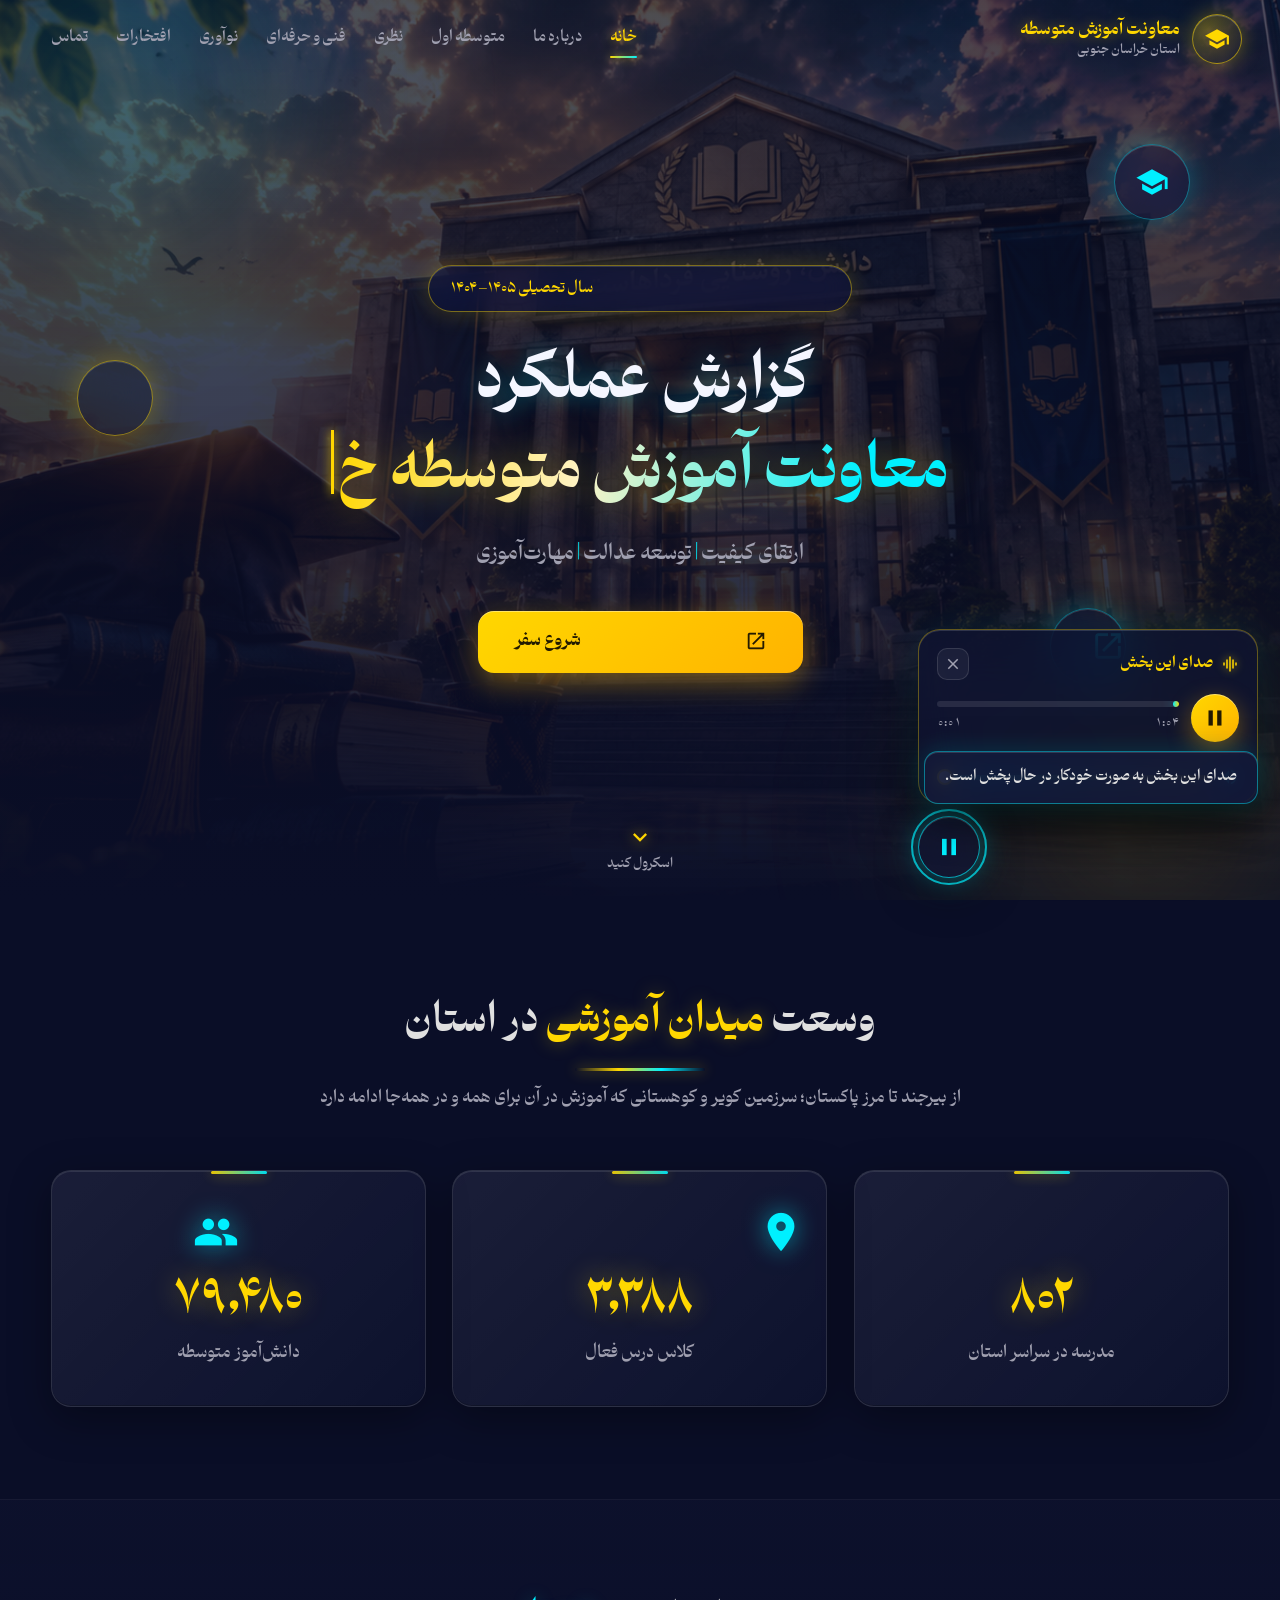
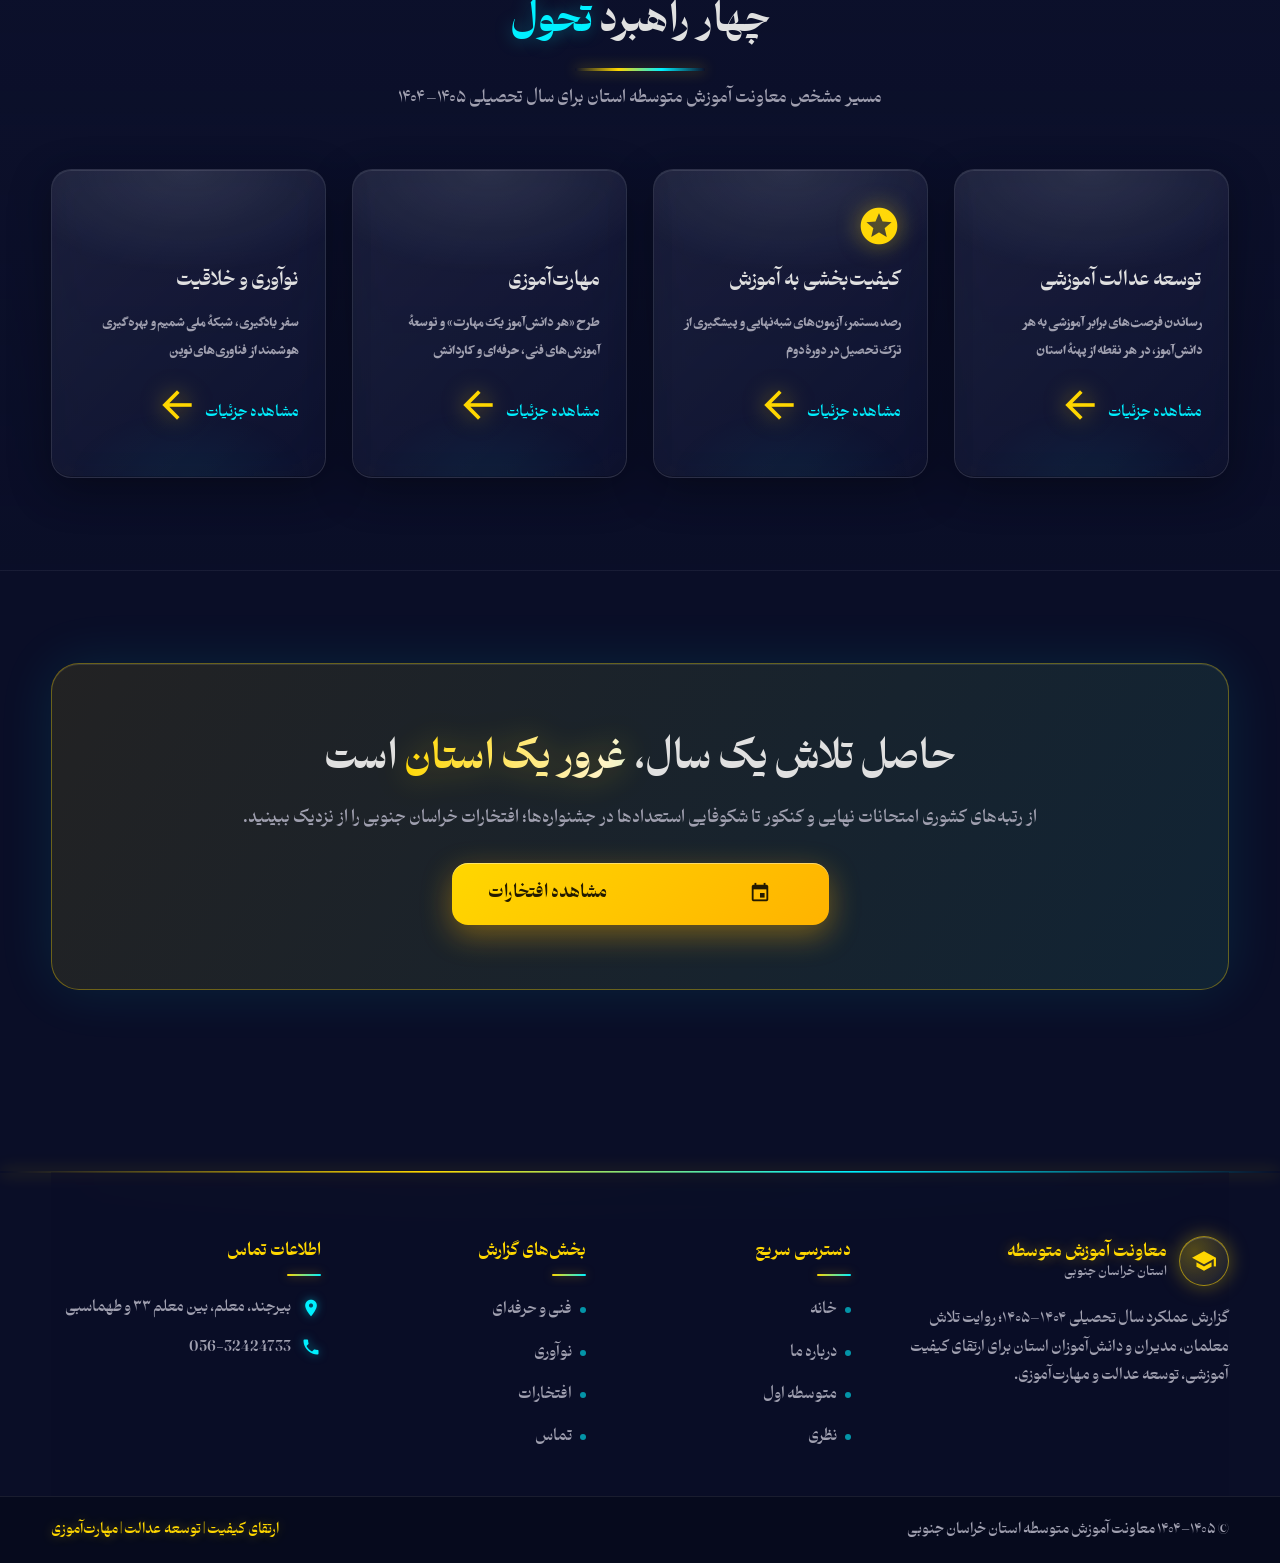
<file: index.html>
<!DOCTYPE html>
<html dir="rtl" lang="fa">
<head>
  <meta charset="UTF-8">
  <meta name="viewport" content="width=device-width, initial-scale=1.0">
  <meta name="description" content="گزارش عملکرد معاونت آموزش متوسطه استان خراسان جنوبی در سال تحصیلی ۱۴۰۵–۱۴۰۴؛ ارتقای کیفیت، توسعه عدالت و مهارت‌آموزی.">
  <title>خانه | گزارش عملکرد معاونت آموزش متوسطه خراسان جنوبی</title>
  <link rel="icon" href="data:image/svg+xml,%3Csvg xmlns='http://www.w3.org/2000/svg' viewBox='0 0 100 100'%3E%3Ccircle cx='50' cy='50' r='46' fill='%230a0e27' stroke='%23ffd700' stroke-width='5'/%3E%3Cpath d='M50 15 L61 39 L85 50 L61 61 L50 85 L39 61 L15 50 L39 39 Z' fill='%2300f0ff'/%3E%3C/svg%3E">
  <link href="https://fonts.googleapis.com/icon?family=Material+Icons" rel="stylesheet">
  <link rel="stylesheet" href="style.css">
</head>
<body data-page="home">

  <!-- هدر و فوتر به‌صورت خودکار توسط script.js تزریق می‌شوند -->
  <div id="header-placeholder"></div>

  <main>

    <!-- ═════════════════════ هیروی حماسی ═════════════════════ -->
    <section class="hero">
      <div class="hero-bg" data-parallax="14" style="background-image:url('img/hero-bg.jpg')"></div>
      <div class="hero-overlay"></div>
      <div class="hero-glow"></div>
      <div class="particles"></div>

      <!-- آیکون‌های شناور با پارالاکس موس -->
      <div class="parallax-layer" data-parallax="26" style="top:16%; right:7%;">
        <div class="float-icon" style="--fd:6.5s;"><span class="material-icons">school</span></div>
      </div>
      <div class="parallax-layer" data-parallax="36" style="top:40%; left:6%;">
        <div class="float-icon gold" style="--fd:8s; animation-delay:1.4s;"><span class="material-icons">auto_stories</span></div>
      </div>
      <div class="parallax-layer" data-parallax="20" style="bottom:24%; right:12%;">
        <div class="float-icon" style="--fd:7.2s; animation-delay:.7s;"><span class="material-icons">rocket_launch</span></div>
      </div>

      <div class="hero-content">
        <span class="hero-badge epic-in"><span class="material-icons">auto_awesome</span> سال تحصیلی ۱۴۰۵–۱۴۰۴</span>

        <!-- تیتر با افکت تایپ (دو خط سینمایی) -->
        <h1 class="hero-title">
          <span class="typing-text t1" data-text="گزارش عملکرد" data-delay="500" data-speed="80"></span><br>
          <span class="typing-text t2" data-text="معاونت آموزش متوسطه خراسان جنوبی" data-delay="1700" data-speed="60"></span>
        </h1>

        <p class="hero-sub epic-in" style="animation-delay:.6s;">
          ارتقای کیفیت <span class="cyan-word">|</span> توسعه عدالت <span class="cyan-word">|</span> مهارت‌آموزی
        </p>

        <div class="hero-actions epic-in" style="animation-delay:1.1s;">
          <a href="about.html" class="btn btn-gold"><span class="material-icons">rocket_launch</span> شروع سفر</a>
        </div>
      </div>

      <div class="scroll-hint">
        <span class="material-icons">keyboard_arrow_down</span>
        <span>اسکرول کنید</span>
      </div>
    </section>

    <!-- ═════════════════════ آمار استان ═════════════════════ -->
    <section class="section">
      <div class="container">
        <div class="section-head reveal">
          <h2 class="section-title">وسعت <span class="gold-word">میدان آموزشی</span> در استان</h2>
          <p class="section-sub">از بیرجند تا مرز پاکستان؛ سرزمین کویر و کوهستانی که آموزش در آن برای همه و در همه‌جا ادامه دارد</p>
        </div>

        <div class="stats-grid">
          <div class="stat-card glass-card tilt reveal">
            <span class="material-icons">apartment</span>
            <div class="stat-value counter" data-target="825">۰</div>
            <div class="stat-label">مدرسه در سراسر استان</div>
          </div>
          <div class="stat-card glass-card tilt reveal" data-delay="150">
            <span class="material-icons">meeting_room</span>
            <div class="stat-value counter" data-target="3487">۰</div>
            <div class="stat-label">کلاس درس فعال</div>
          </div>
          <div class="stat-card glass-card tilt reveal" data-delay="300">
            <span class="material-icons">groups</span>
            <div class="stat-value counter" data-target="81800">۰</div>
            <div class="stat-label">دانش‌آموز متوسطه</div>
          </div>
        </div>
      </div>
    </section>

    <!-- ═════════════════════ چهار راهبرد تحول ═════════════════════ -->
    <section class="section alt">
      <div class="container">
        <div class="section-head reveal">
          <h2 class="section-title">چهار راهبرد <span class="cyan-word">تحول</span></h2>
          <p class="section-sub">مسیر مشخص معاونت آموزش متوسطه استان برای سال تحصیلی ۱۴۰۵–۱۴۰۴</p>
        </div>

        <div class="strategy-grid">
          <a href="about.html" class="strategy-card glass-card tilt reveal">
            <span class="material-icons">balance</span>
            <h3>توسعه عدالت آموزشی</h3>
            <p>رساندن فرصت‌های برابر آموزشی به هر دانش‌آموز، در هر نقطه از پهنهٔ استان</p>
            <span class="strategy-more">مشاهده جزئیات <span class="material-icons">arrow_back</span></span>
          </a>
          <a href="high-school.html" class="strategy-card glass-card tilt reveal" data-delay="120">
            <span class="material-icons">stars</span>
            <h3>کیفیت‌بخشی به آموزش</h3>
            <p>رصد مستمر، آزمون‌های شبه‌نهایی و پیشگیری از ترک تحصیل در دورهٔ دوم</p>
            <span class="strategy-more">مشاهده جزئیات <span class="material-icons">arrow_back</span></span>
          </a>
          <a href="vocational.html" class="strategy-card glass-card tilt reveal" data-delay="240">
            <span class="material-icons">handyman</span>
            <h3>مهارت‌آموزی</h3>
            <p>طرح «هر دانش‌آموز یک مهارت» و توسعهٔ آموزش‌های فنی، حرفه‌ای و کاردانش</p>
            <span class="strategy-more">مشاهده جزئیات <span class="material-icons">arrow_back</span></span>
          </a>
          <a href="innovation.html" class="strategy-card glass-card tilt reveal" data-delay="360">
            <span class="material-icons">lightbulb</span>
            <h3>نوآوری و خلاقیت</h3>
            <p>سفر یادگیری، شبکهٔ ملی شمیم و بهره‌گیری هوشمند از فناوری‌های نوین</p>
            <span class="strategy-more">مشاهده جزئیات <span class="material-icons">arrow_back</span></span>
          </a>
        </div>
      </div>
    </section>

    <!-- ═════════════════════ فراخوان پایانی ═════════════════════ -->
    <section class="section">
      <div class="container">
        <div class="cta-box reveal">
          <h2>حاصل تلاش یک سال، <span class="text-grad">غرور یک استان</span> است</h2>
          <p>از رتبه‌های کشوری امتحانات نهایی و کنکور تا شکوفایی استعدادها در جشنواره‌ها؛ افتخارات خراسان جنوبی را از نزدیک ببینید.</p>
          <a href="achievements.html" class="btn btn-gold"><span class="material-icons">emoji_events</span> مشاهده افتخارات</a>
        </div>
      </div>
    </section>

  </main>

  <div id="footer-placeholder"></div>

  <script src="script.js"></script>
</body>
</html>
</file>
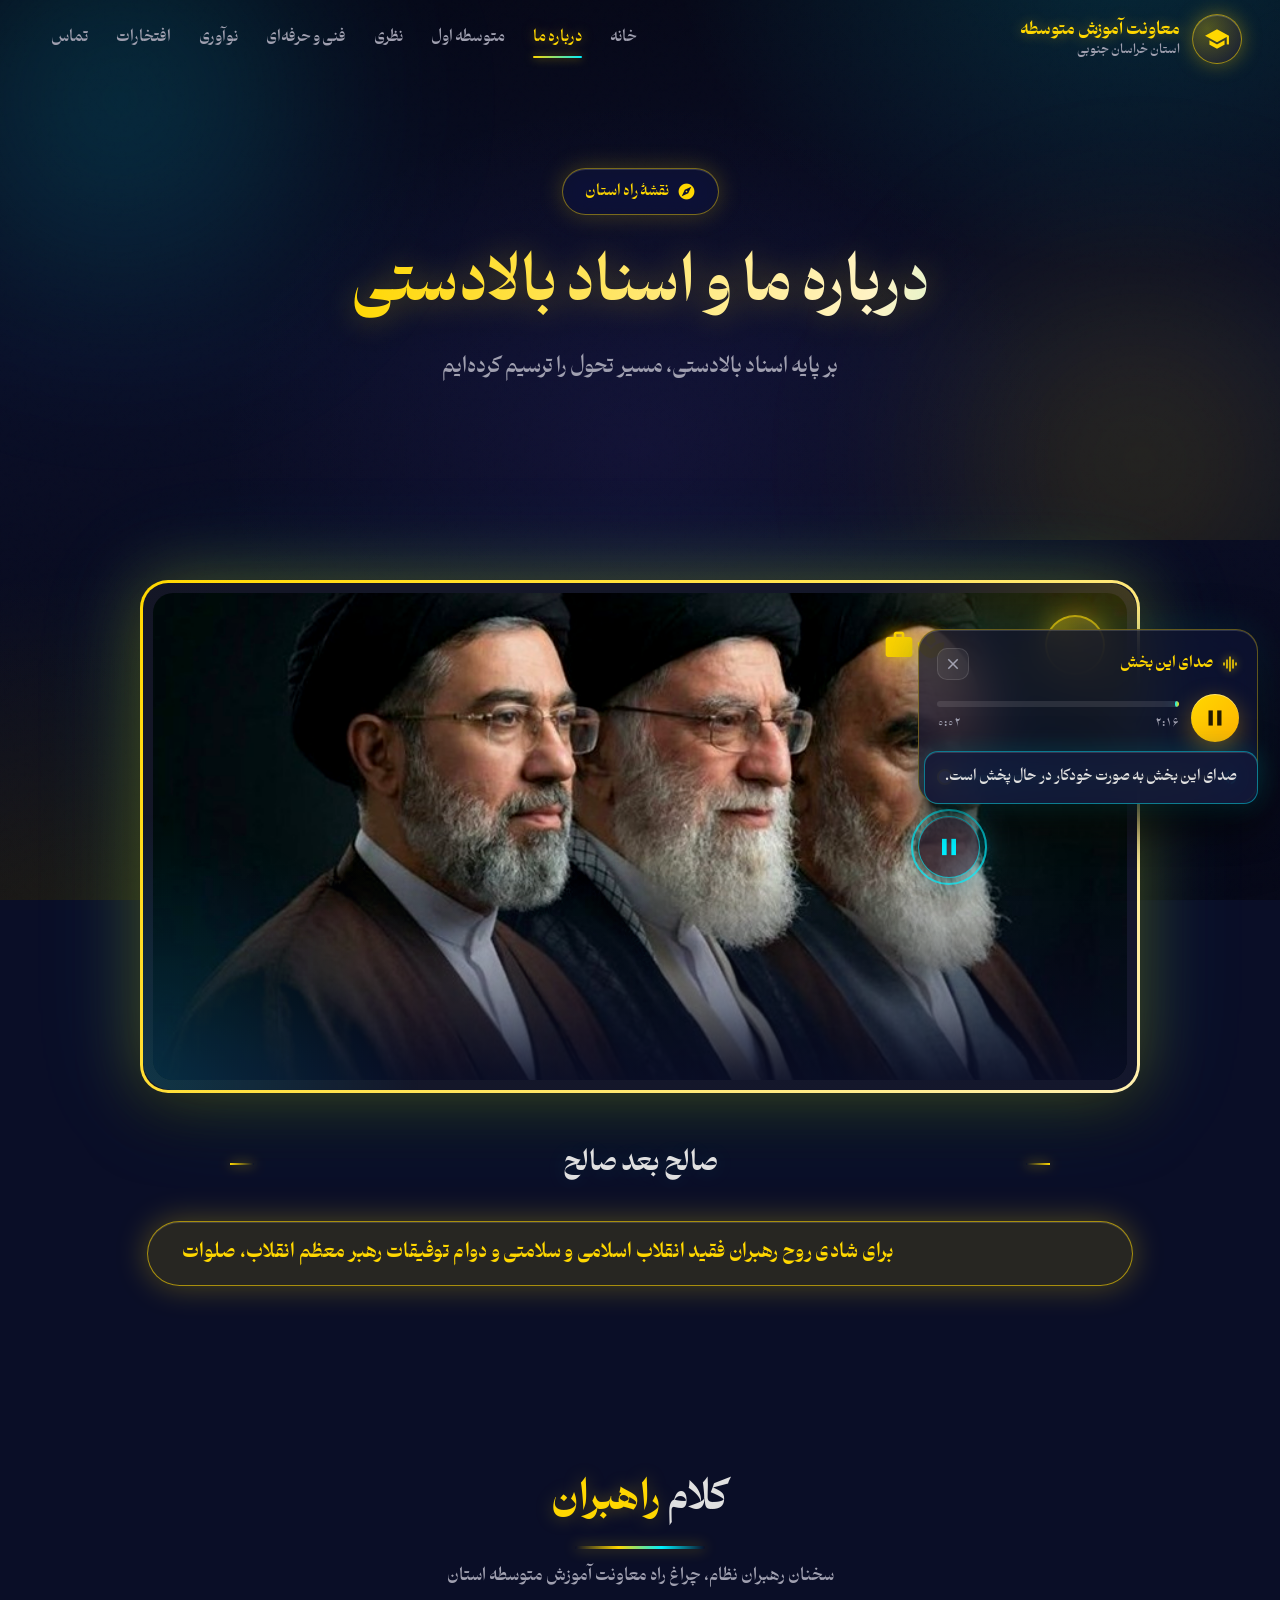
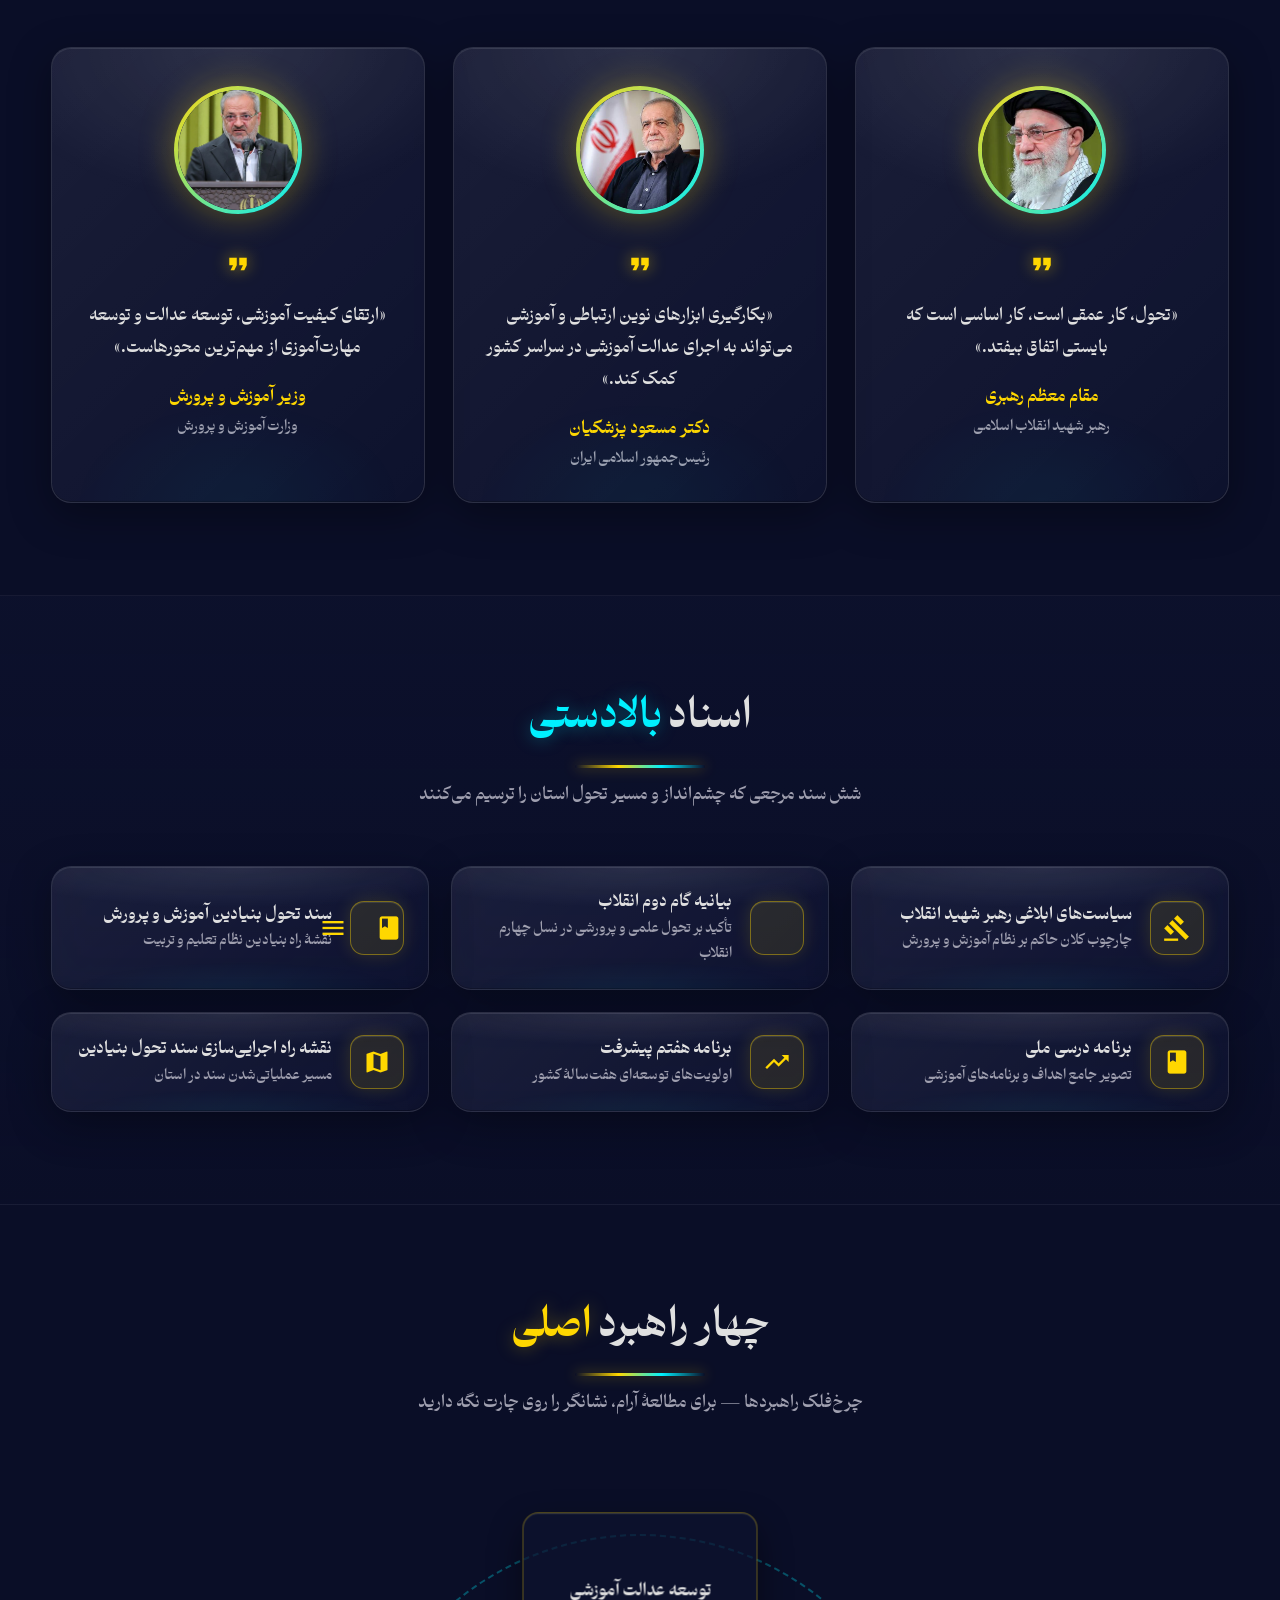
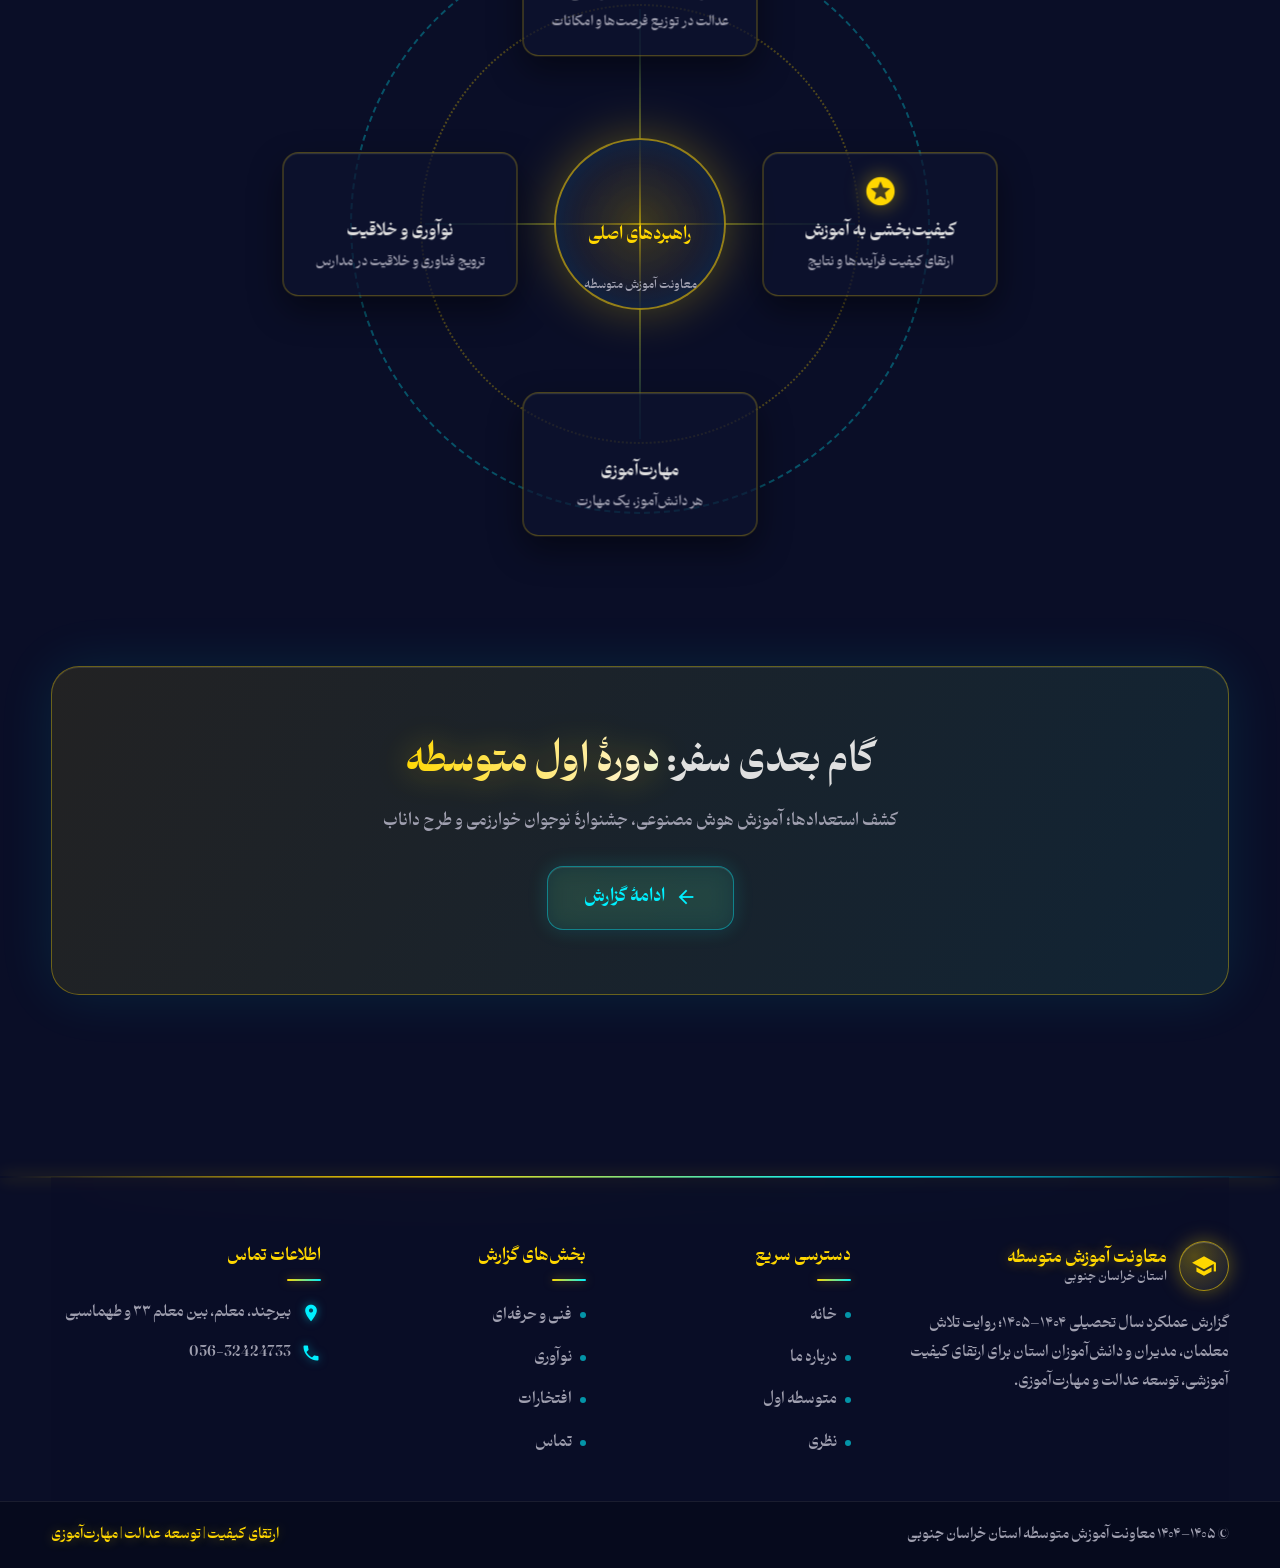
<file: about.html>
<!DOCTYPE html>
<html dir="rtl" lang="fa">
<head>
  <meta charset="UTF-8">
  <meta name="viewport" content="width=device-width, initial-scale=1.0">
  <meta name="description" content="درباره معاونت آموزش متوسطه استان خراسان جنوبی؛ سخنان رهبران و اسناد بالادستی تحول آموزش و پرورش.">
  <title>درباره ما | معاونت آموزش متوسطه خراسان جنوبی</title>
  <link rel="icon" href="data:image/svg+xml,%3Csvg xmlns='http://www.w3.org/2000/svg' viewBox='0 0 100 100'%3E%3Ccircle cx='50' cy='50' r='46' fill='%230a0e27' stroke='%23ffd700' stroke-width='5'/%3E%3Cpath d='M50 15 L61 39 L85 50 L61 61 L50 85 L39 61 L15 50 L39 39 Z' fill='%2300f0ff'/%3E%3C/svg%3E">
  <link href="https://fonts.googleapis.com/icon?family=Material+Icons" rel="stylesheet">
  <link rel="stylesheet" href="style.css">

  <!-- ═══════════ اصلاح موبایل چارت شعاعی ═══════════ -->
  <style>
    @media(max-width:780px){
      .radial-chart{width:100%;height:auto;margin:20px auto 0;display:flex;flex-direction:column;}
      .radial-ring,.spoke-line{display:none;}
      .radial-orbit{display:block;position:static;animation:none;order:2;}
      .radial-spoke{position:static;transform:none;}
      .orbit-counter{display:block;position:static;width:auto;height:auto;animation:none;}
      .radial-item{display:block;position:static;transform:none;width:auto;max-width:380px;margin:14px auto;}
      .radial-center{position:static;transform:none;width:130px;height:130px;margin:0 auto 6px;order:1;}
    }
  </style>
</head>
<body data-page="about">

  <!-- هدر و فوتر به‌صورت خودکار توسط script.js تزریق می‌شوند -->
  <div id="header-placeholder"></div>

  <main>

    <!-- ═════════════════════ هیروی کوچک ═════════════════════ -->
    <section class="hero small">
      <div class="hero-glow"></div>
      <div class="particles"></div>

      <div class="hero-content">
        <span class="hero-badge epic-in"><span class="material-icons">explore</span> نقشهٔ راه استان</span>
        <h1 class="hero-title epic-in" style="animation-delay:.2s;">
          <span class="text-grad">درباره ما و اسناد بالادستی</span>
        </h1>
        <p class="hero-sub epic-in" style="animation-delay:.45s;">بر پایه اسناد بالادستی، مسیر تحول را ترسیم کرده‌ایم</p>
      </div>
    </section>

    <!-- ═════════════════════ تصویر سه رهبر انقلاب اسلامی ═════════════════════ -->
    <section class="section leaders-hero-section">
      <div class="container">
        <div class="leaders-hero reveal-zoom">
          <div class="leaders-frame">
            <img src="img/three-leaders.jpg" alt="رهبران انقلاب اسلامی ایران" loading="lazy">
            <div class="leaders-frame-overlay">
              <span class="leaders-crown"><span class="material-icons">workspace_premium</span></span>
            </div>
          </div>

          <p class="leaders-quote reveal" data-delay="200">
          صالح بعد صالح 
          </p>

          <div class="leaders-attribution reveal" data-delay="350">
            <span class="material-icons">verified</span>
            <span>برای شادی روح رهبران فقید انقلاب اسلامی و سلامتی و دوام توفیقات رهبر معظم انقلاب، صلوات </span>
          </div>
        </div>
      </div>
    </section>

    <!-- ═════════════════════ سخنان رهبران ═════════════════════ -->
    <section class="section">
      <div class="container">
        <div class="section-head reveal">
          <h2 class="section-title">کلام <span class="gold-word">راهبران</span></h2>
          <p class="section-sub">سخنان رهبران نظام، چراغ راه معاونت آموزش متوسطه استان</p>
        </div>

        <div class="leader-grid">
          <article class="leader-card glass-card tilt reveal">
            <div class="leader-avatar">
              <div class="img-inner">
                <img src="img/leader.jpg" alt="رهبر شهید انقلاب اسلامی" loading="lazy">
              </div>
            </div>
            <p class="leader-quote">«تحول، کار عمقی است، کار اساسی است که بایستی اتفاق بیفتد.»</p>
            <div class="leader-name">مقام معظم رهبری</div>
            <div class="leader-role">رهبر شهید انقلاب اسلامی</div>
          </article>

          <article class="leader-card glass-card tilt reveal" data-delay="150">
            <div class="leader-avatar">
              <div class="img-inner">
                <img src="img/president.jpg" alt="رئیس‌جمهور" loading="lazy">
              </div>
            </div>
            <p class="leader-quote">«بکارگیری ابزارهای نوین ارتباطی و آموزشی می‌تواند به اجرای عدالت آموزشی در سراسر کشور کمک کند.»</p>
            <div class="leader-name">دکتر مسعود پزشکیان</div>
            <div class="leader-role">رئیس‌جمهور اسلامی ایران</div>
          </article>

          <article class="leader-card glass-card tilt reveal" data-delay="300">
            <div class="leader-avatar">
              <div class="img-inner">
                <img src="img/minister.jpg" alt="وزیر آموزش و پرورش" loading="lazy">
              </div>
            </div>
            <p class="leader-quote">«ارتقای کیفیت آموزشی، توسعه عدالت و توسعه مهارت‌آموزی از مهم‌ترین محورهاست.»</p>
            <div class="leader-name">وزیر آموزش و پرورش</div>
            <div class="leader-role">وزارت آموزش و پرورش</div>
          </article>
        </div>
      </div>
    </section>

    <!-- ═════════════════════ اسناد بالادستی ═════════════════════ -->
    <section class="section alt">
      <div class="container">
        <div class="section-head reveal">
          <h2 class="section-title">اسناد <span class="cyan-word">بالادستی</span></h2>
          <p class="section-sub">شش سند مرجعی که چشم‌انداز و مسیر تحول استان را ترسیم می‌کنند</p>
        </div>

        <div class="doc-grid">
          <div class="doc-card glass-card tilt reveal">
            <div class="doc-icon"><span class="material-icons">gavel</span></div>
            <div>
              <h3>سیاست‌های ابلاغی رهبر شهید انقلاب</h3>
              <p>چارچوب کلان حاکم بر نظام آموزش و پرورش</p>
            </div>
          </div>
          <div class="doc-card glass-card tilt reveal" data-delay="100">
            <div class="doc-icon"><span class="material-icons">article</span></div>
            <div>
              <h3>بیانیه گام دوم انقلاب</h3>
              <p>تأکید بر تحول علمی و پرورشی در نسل چهارم انقلاب</p>
            </div>
          </div>
          <div class="doc-card glass-card tilt reveal" data-delay="200">
            <div class="doc-icon"><span class="material-icons">menu_book</span></div>
            <div>
              <h3>سند تحول بنیادین آموزش و پرورش</h3>
              <p>نقشهٔ راه بنیادین نظام تعلیم و تربیت</p>
            </div>
          </div>
          <div class="doc-card glass-card tilt reveal" data-delay="300">
            <div class="doc-icon"><span class="material-icons">book</span></div>
            <div>
              <h3>برنامه درسی ملی</h3>
              <p>تصویر جامع اهداف و برنامه‌های آموزشی</p>
            </div>
          </div>
          <div class="doc-card glass-card tilt reveal" data-delay="400">
            <div class="doc-icon"><span class="material-icons">trending_up</span></div>
            <div>
              <h3>برنامه هفتم پیشرفت</h3>
              <p>اولویت‌های توسعه‌ای هفت‌سالهٔ کشور</p>
            </div>
          </div>
          <div class="doc-card glass-card tilt reveal" data-delay="500">
            <div class="doc-icon"><span class="material-icons">map</span></div>
            <div>
              <h3>نقشه راه اجرایی‌سازی سند تحول بنیادین</h3>
              <p>مسیر عملیاتی‌شدن سند در استان</p>
            </div>
          </div>
        </div>
      </div>
    </section>

    <!-- ═════════════════════ چرخ‌فلک شعاعی راهبردها ═════════════════════ -->
    <section class="section">
      <div class="container">
        <div class="section-head reveal">
          <h2 class="section-title">چهار راهبرد <span class="gold-word">اصلی</span></h2>
          <p class="section-sub">چرخ‌فلک راهبردها — برای مطالعهٔ آرام، نشانگر را روی چارت نگه دارید</p>
        </div>

        <div class="radial-chart reveal-zoom">
          <div class="radial-ring r1"></div>
          <div class="radial-ring r2"></div>

          <div class="radial-orbit">
            <div class="radial-spoke" style="--a:-90deg;">
              <span class="spoke-line"></span>
              <div class="orbit-counter">
                <div class="radial-item">
                  <span class="material-icons">balance</span>
                  <h4>توسعه عدالت آموزشی</h4>
                  <p>عدالت در توزیع فرصت‌ها و امکانات</p>
                </div>
              </div>
            </div>

            <div class="radial-spoke" style="--a:0deg;">
              <span class="spoke-line"></span>
              <div class="orbit-counter">
                <div class="radial-item">
                  <span class="material-icons">stars</span>
                  <h4>کیفیت‌بخشی به آموزش</h4>
                  <p>ارتقای کیفیت فرآیندها و نتایج</p>
                </div>
              </div>
            </div>

            <div class="radial-spoke" style="--a:90deg;">
              <span class="spoke-line"></span>
              <div class="orbit-counter">
                <div class="radial-item">
                  <span class="material-icons">handyman</span>
                  <h4>مهارت‌آموزی</h4>
                  <p>هر دانش‌آموز، یک مهارت</p>
                </div>
              </div>
            </div>

            <div class="radial-spoke" style="--a:180deg;">
              <span class="spoke-line"></span>
              <div class="orbit-counter">
                <div class="radial-item">
                  <span class="material-icons">lightbulb</span>
                  <h4>نوآوری و خلاقیت</h4>
                  <p>ترویج فناوری و خلاقیت در مدارس</p>
                </div>
              </div>
            </div>
          </div>

          <div class="radial-center">
            <span class="material-icons">hub</span>
            <strong>راهبردهای اصلی</strong>
            <span>معاونت آموزش متوسطه</span>
          </div>
        </div>
      </div>
    </section>

    <!-- ═════════════════════ گام بعدی سفر ═════════════════════ -->
    <section class="section" style="padding-top:0;">
      <div class="container">
        <div class="cta-box reveal">
          <h2>گام بعدی سفر: <span class="text-grad">دورهٔ اول متوسطه</span></h2>
          <p>کشف استعدادها؛ آموزش هوش مصنوعی، جشنوارهٔ نوجوان خوارزمی و طرح داناب</p>
          <a href="middle-school.html" class="btn btn-ghost"><span class="material-icons">arrow_back</span> ادامهٔ گزارش</a>
        </div>
      </div>
    </section>

  </main>

  <div id="footer-placeholder"></div>

  <script src="script.js"></script>
</body>
</html>
</file>
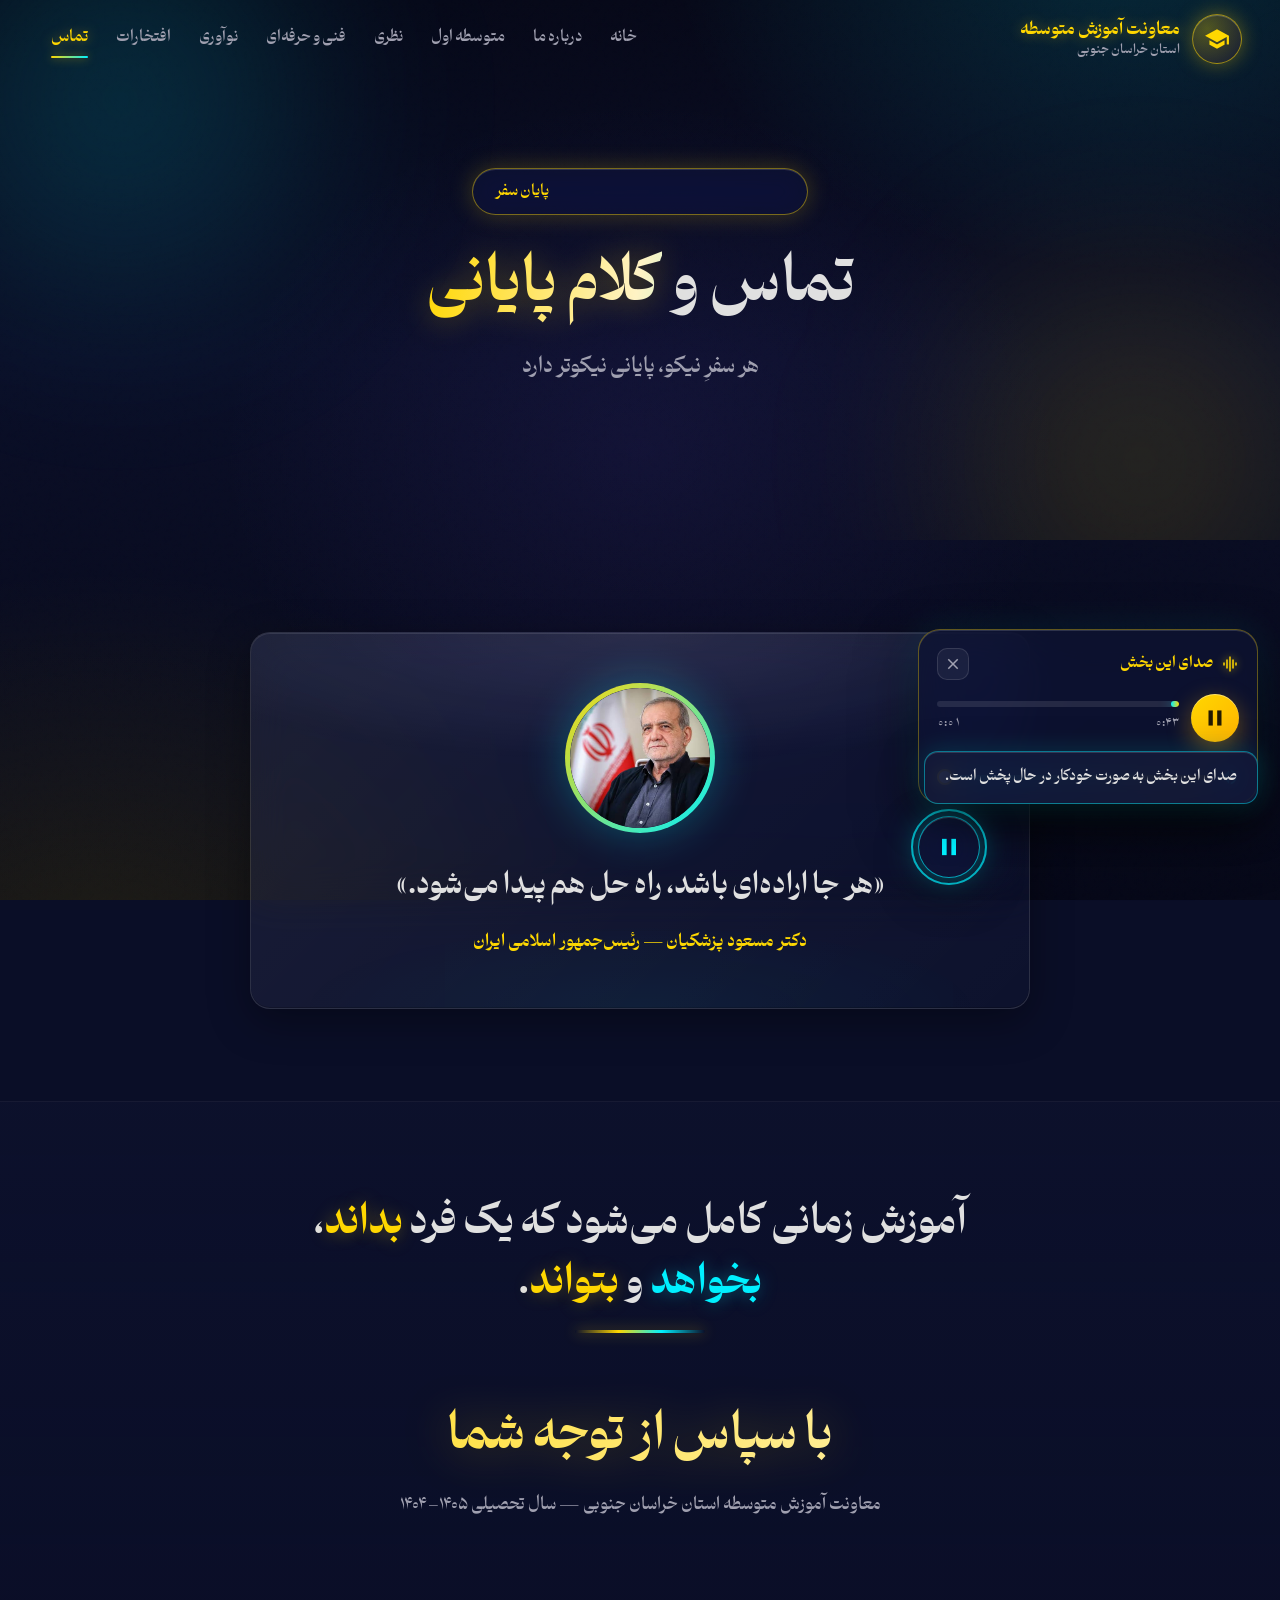
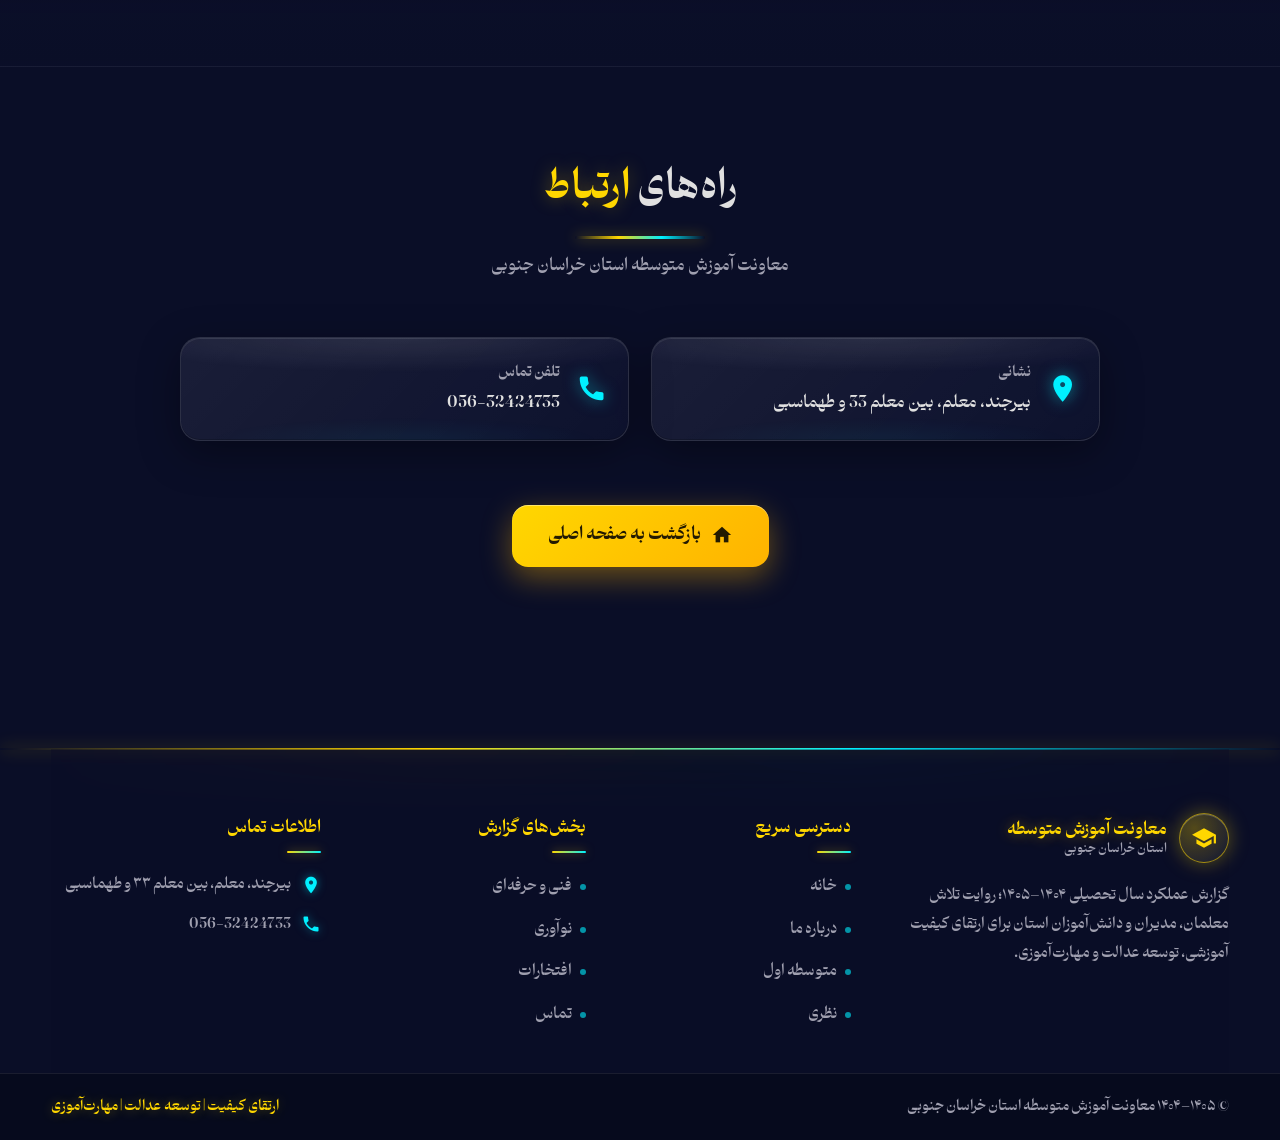
<file: contact.html>
<!DOCTYPE html>
<html dir="rtl" lang="fa">
<head>
  <meta charset="UTF-8">
  <meta name="viewport" content="width=device-width, initial-scale=1.0">
  <meta name="description" content="تماس با معاونت آموزش متوسطه خراسان جنوبی؛ کلام پایانی گزارش عملکرد سال تحصیلی ۱۴۰۴–۱۴۰۵.">
  <title>تماس | معاونت آموزش متوسطه خراسان جنوبی</title>
  <link rel="icon" href="data:image/svg+xml,%3Csvg xmlns='http://www.w3.org/2000/svg' viewBox='0 0 100 100'%3E%3Ccircle cx='50' cy='50' r='46' fill='%230a0e27' stroke='%23ffd700' stroke-width='5'/%3E%3Cpath d='M50 15 L61 39 L85 50 L61 61 L50 85 L39 61 L15 50 L39 39 Z' fill='%2300f0ff'/%3E%3C/svg%3E">
  <link href="https://fonts.googleapis.com/icon?family=Material+Icons" rel="stylesheet">
  <link rel="stylesheet" href="style.css">
</head>
<body data-page="contact">

  <!-- هدر و فوتر به‌صورت خودکار توسط script.js تزریق می‌شوند -->
  <div id="header-placeholder"></div>

  <main>

    <!-- ═════════════════════ هیروی پایانی ═════════════════════ -->
    <section class="hero small">
      <div class="hero-glow"></div>
      <div class="particles"></div>

      <div class="hero-content">
        <span class="hero-badge epic-in"><span class="material-icons">sports_score</span> پایان سفر</span>
        <h1 class="hero-title epic-in" style="animation-delay:.2s;">
          تماس و <span class="text-grad">کلام پایانی</span>
        </h1>
        <p class="hero-sub epic-in" style="animation-delay:.45s;">هر سفرِ نیکو، پایانی نیکوتر دارد</p>
      </div>
    </section>

    <!-- ═════════════════════ نقل قول بزرگ ═════════════════════ -->
    <section class="section">
      <div class="container">
        <div class="contact-quote glass-card reveal">
          <div class="contact-avatar">
            <div class="img-inner">
              <img src="img/president.jpg" alt="دکتر مسعود پزشکیان" loading="lazy">
            </div>
          </div>
          <blockquote>«هر جا اراده‌ای باشد، راه حل هم پیدا می‌شود.»</blockquote>
          <cite>دکتر مسعود پزشکیان — رئیس‌جمهور اسلامی ایران</cite>
        </div>
      </div>
    </section>

    <!-- ═════════════════════ پیام و سپاس بزرگ ═════════════════════ -->
    <section class="section alt">
      <div class="container">
        <div class="section-head reveal" style="margin-bottom:0;">
          <h2 class="section-title">آموزش زمانی کامل می‌شود که یک فرد <span class="gold-word">بداند</span>، <span class="cyan-word">بخواهد</span> و <span class="gold-word">بتواند</span>.</h2>
        </div>
        <h2 class="big-thanks reveal">با سپاس از توجه شما</h2>
        <p class="contact-message reveal">معاونت آموزش متوسطه استان خراسان جنوبی — سال تحصیلی ۱۴۰۵–۱۴۰۴</p>
      </div>
    </section>

    <!-- ═════════════════════ اطلاعات تماس ═════════════════════ -->
    <section class="section">
      <div class="container">
        <div class="section-head reveal">
          <h2 class="section-title">راه‌های <span class="gold-word">ارتباط</span></h2>
          <p class="section-sub">معاونت آموزش متوسطه استان خراسان جنوبی</p>
        </div>

        <div class="info-grid">
          <div class="info-card glass-card tilt reveal">
            <span class="material-icons">location_on</span>
            <div>
              <h4>نشانی</h4>
              <span>
بیرجند، معلم، بین معلم 33 و طهماسبی</span>
            </div>
          </div>
          <div class="info-card glass-card tilt reveal" data-delay="130">
            <span class="material-icons">phone</span>
            <div>
              <h4>تلفن تماس</h4>
              <span>056-32424733</span>
            </div>
          </div>
            </div>
          </div>
        </div>

        <div class="reveal" style="text-align:center;margin-top:64px;">
          <a href="index.html" class="btn btn-gold"><span class="material-icons">home</span> بازگشت به صفحه اصلی</a>
        </div>
      </div>
    </section>

  </main>

  <div id="footer-placeholder"></div>

  <script src="script.js"></script>
</body>
</html>
</file>
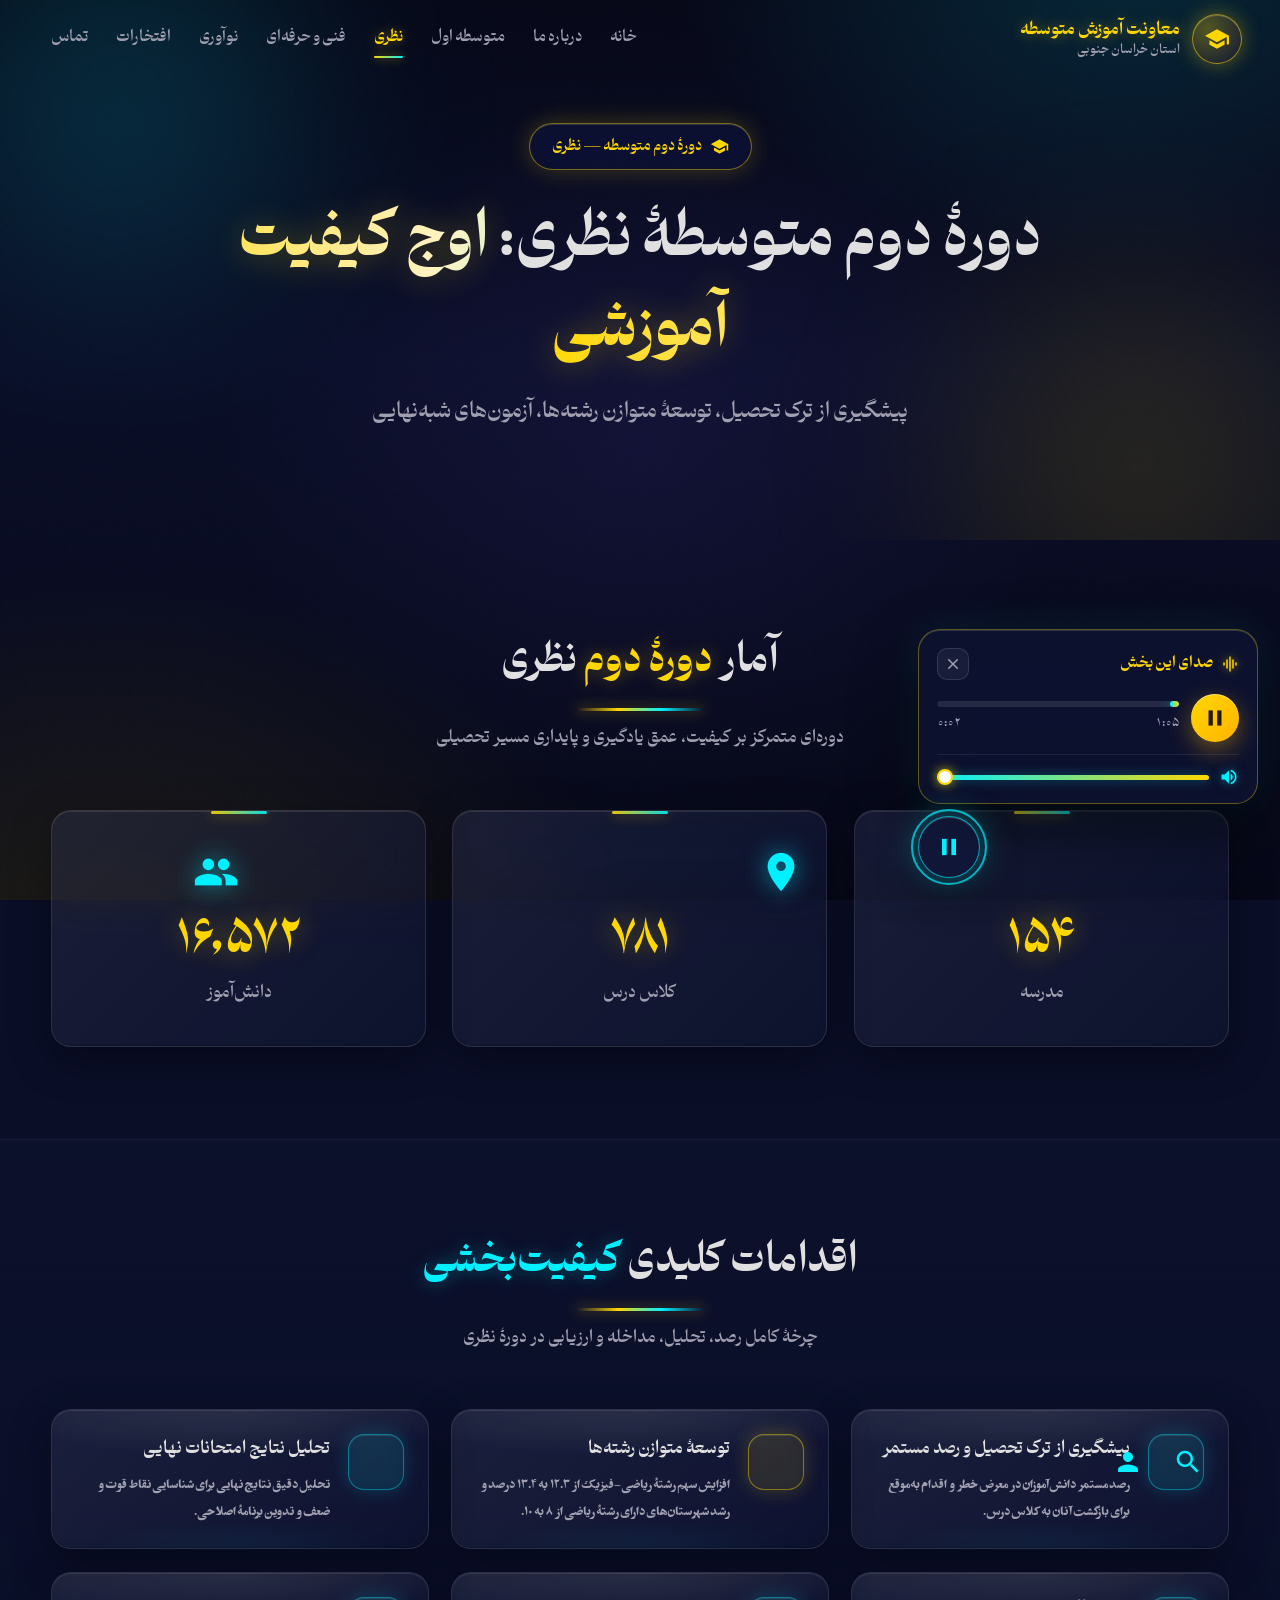
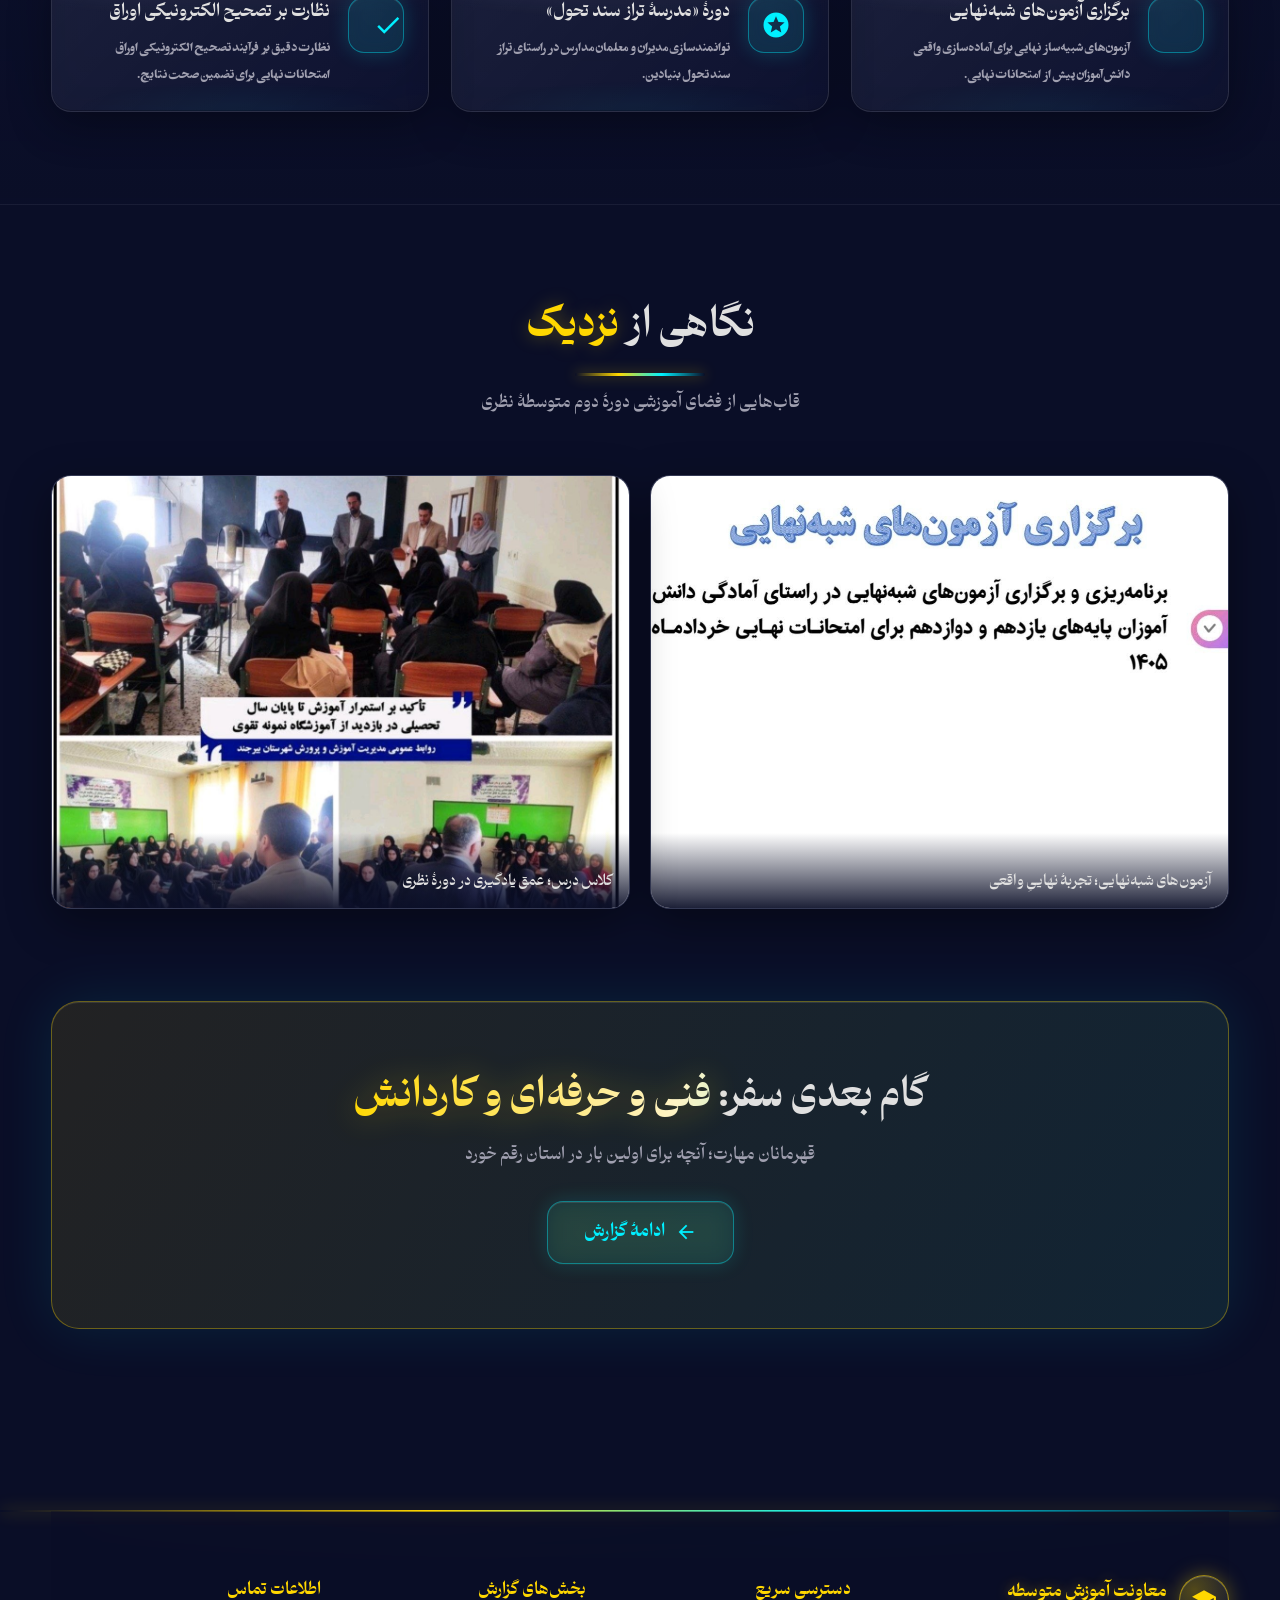
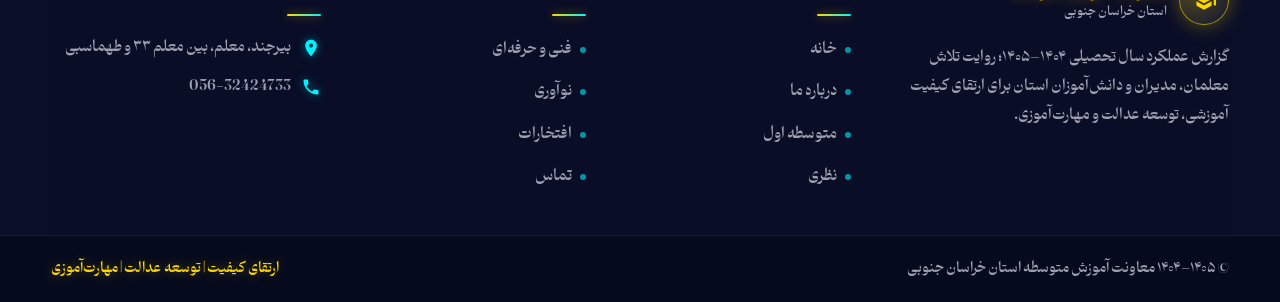
<file: high-school.html>
<!DOCTYPE html>
<html dir="rtl" lang="fa">
<head>
  <meta charset="UTF-8">
  <meta name="viewport" content="width=device-width, initial-scale=1.0">
  <meta name="description" content="گزارش عملکرد دورهٔ دوم متوسطهٔ نظری خراسان جنوبی؛ پیشگیری از ترک تحصیل، توسعهٔ متوازن رشته‌ها و آزمون‌های شبه‌نهایی.">
  <title>متوسطه دوم (نظری) | معاونت آموزش متوسطه خراسان جنوبی</title>
  <link rel="icon" href="data:image/svg+xml,%3Csvg xmlns='http://www.w3.org/2000/svg' viewBox='0 0 100 100'%3E%3Ccircle cx='50' cy='50' r='46' fill='%230a0e27' stroke='%23ffd700' stroke-width='5'/%3E%3Cpath d='M50 15 L61 39 L85 50 L61 61 L50 85 L39 61 L15 50 L39 39 Z' fill='%2300f0ff'/%3E%3C/svg%3E">
  <link href="https://fonts.googleapis.com/icon?family=Material+Icons" rel="stylesheet">
  <link rel="stylesheet" href="style.css">
</head>
<body data-page="high">

  <!-- هدر و فوتر به‌صورت خودکار توسط script.js تزریق می‌شوند -->
  <div id="header-placeholder"></div>

  <main>

    <!-- ═════════════════════ هیرو ═════════════════════ -->
    <section class="hero small">
      <div class="hero-glow"></div>
      <div class="particles"></div>

      <div class="hero-content">
        <span class="hero-badge epic-in"><span class="material-icons">school</span> دورهٔ دوم متوسطه — نظری</span>
        <h1 class="hero-title epic-in" style="animation-delay:.2s;">
          دورهٔ دوم متوسطهٔ نظری: <span class="text-grad">اوج کیفیت آموزشی</span>
        </h1>
        <p class="hero-sub epic-in" style="animation-delay:.45s;">پیشگیری از ترک تحصیل، توسعهٔ متوازن رشته‌ها، آزمون‌های شبه‌نهایی</p>
      </div>
    </section>

    <!-- ═════════════════════ آمار دوره ═════════════════════ -->
    <section class="section">
      <div class="container">
        <div class="section-head reveal">
          <h2 class="section-title">آمار <span class="gold-word">دورهٔ دوم</span> نظری</h2>
          <p class="section-sub">دوره‌ای متمرکز بر کیفیت، عمق یادگیری و پایداری مسیر تحصیلی</p>
        </div>

        <div class="stats-grid">
          <div class="stat-card glass-card tilt reveal">
            <span class="material-icons">apartment</span>
            <div class="stat-value counter" data-target="154">۰</div>
            <div class="stat-label">مدرسه</div>
          </div>
          <div class="stat-card glass-card tilt reveal" data-delay="150">
            <span class="material-icons">meeting_room</span>
            <div class="stat-value counter" data-target="781">۰</div>
            <div class="stat-label">کلاس درس</div>
          </div>
          <div class="stat-card glass-card tilt reveal" data-delay="300">
            <span class="material-icons">groups</span>
            <div class="stat-value counter" data-target="16572">۰</div>
            <div class="stat-label">دانش‌آموز</div>
          </div>
        </div>
      </div>
    </section>

    <!-- ═════════════════════ اقدامات کلیدی ═════════════════════ -->
    <section class="section alt">
      <div class="container">
        <div class="section-head reveal">
          <h2 class="section-title">اقدامات کلیدی <span class="cyan-word">کیفیت‌بخشی</span></h2>
          <p class="section-sub">چرخهٔ کامل رصد، تحلیل، مداخله و ارزیابی در دورهٔ نظری</p>
        </div>

        <div class="feat-grid">
          <div class="feat-item glass-card tilt reveal">
            <div class="feat-icon"><span class="material-icons">person_search</span></div>
            <div>
              <h3>پیشگیری از ترک تحصیل و رصد مستمر</h3>
              <p>رصد مستمر دانش‌آموزان در معرض خطر و اقدام به‌موقع برای بازگشت آنان به کلاس درس.</p>
            </div>
          </div>
          <div class="feat-item glass-card tilt gold reveal" data-delay="100">
            <div class="feat-icon"><span class="material-icons">balance</span></div>
            <div>
              <h3>توسعهٔ متوازن رشته‌ها</h3>
              <p>افزایش سهم رشتهٔ ریاضی-فیزیک از ۱۲.۳ به ۱۳.۴ درصد و رشد شهرستان‌های دارای رشتهٔ ریاضی از ۸ به ۱۰.</p>
            </div>
          </div>
          <div class="feat-item glass-card tilt reveal" data-delay="200">
            <div class="feat-icon"><span class="material-icons">analytics</span></div>
            <div>
              <h3>تحلیل نتایج امتحانات نهایی</h3>
              <p>تحلیل دقیق نتایج نهایی برای شناسایی نقاط قوت و ضعف و تدوین برنامهٔ اصلاحی.</p>
            </div>
          </div>
          <div class="feat-item glass-card tilt reveal" data-delay="300">
            <div class="feat-icon"><span class="material-icons">quiz</span></div>
            <div>
              <h3>برگزاری آزمون‌های شبه‌نهایی</h3>
              <p>آزمون‌های شبیه‌ساز نهایی برای آماده‌سازی واقعی دانش‌آموزان پیش از امتحانات نهایی.</p>
            </div>
          </div>
          <div class="feat-item glass-card tilt reveal" data-delay="400">
            <div class="feat-icon"><span class="material-icons">stars</span></div>
            <div>
              <h3>دورهٔ «مدرسهٔ تراز سند تحول»</h3>
              <p>توانمندسازی مدیران و معلمان مدارس در راستای تراز سند تحول بنیادین.</p>
            </div>
          </div>
          <div class="feat-item glass-card tilt reveal" data-delay="500">
            <div class="feat-icon"><span class="material-icons">fact_check</span></div>
            <div>
              <h3>نظارت بر تصحیح الکترونیکی اوراق</h3>
              <p>نظارت دقیق بر فرآیند تصحیح الکترونیکی اوراق امتحانات نهایی برای تضمین صحت نتایج.</p>
            </div>
          </div>
        </div>
      </div>
    </section>

    <!-- ═════════════════════ گالری تصاویر ═════════════════════ -->
    <section class="section">
      <div class="container">
        <div class="section-head reveal">
          <h2 class="section-title">نگاهی از <span class="gold-word">نزدیک</span></h2>
          <p class="section-sub">قاب‌هایی از فضای آموزشی دورهٔ دوم متوسطهٔ نظری</p>
        </div>

        <div class="gallery-grid">
          <figure class="gallery-item tilt reveal">
            <img src="img/high1.jpg" alt="آزمون‌های شبه‌نهایی" loading="lazy">
            <figcaption class="gallery-caption">آزمون‌های شبه‌نهایی؛ تجربهٔ نهاییِ واقعی</figcaption>
          </figure>
          <figure class="gallery-item tilt reveal" data-delay="150">
            <img src="img/high2.jpg" alt="کلاس درس دورهٔ دوم متوسطه" loading="lazy">
            <figcaption class="gallery-caption">کلاس درس؛ عمق یادگیری در دورهٔ نظری</figcaption>
          </figure>
        </div>
      </div>
    </section>

    <!-- ═════════════════════ گام بعدی سفر ═════════════════════ -->
    <section class="section" style="padding-top:0;">
      <div class="container">
        <div class="cta-box reveal">
          <h2>گام بعدی سفر: <span class="text-grad">فنی و حرفه‌ای و کاردانش</span></h2>
          <p>قهرمانان مهارت؛ آنچه برای اولین بار در استان رقم خورد</p>
          <a href="vocational.html" class="btn btn-ghost"><span class="material-icons">arrow_back</span> ادامهٔ گزارش</a>
        </div>
      </div>
    </section>

  </main>

  <div id="footer-placeholder"></div>

  <script src="script.js"></script>
</body>
</html>
</file>
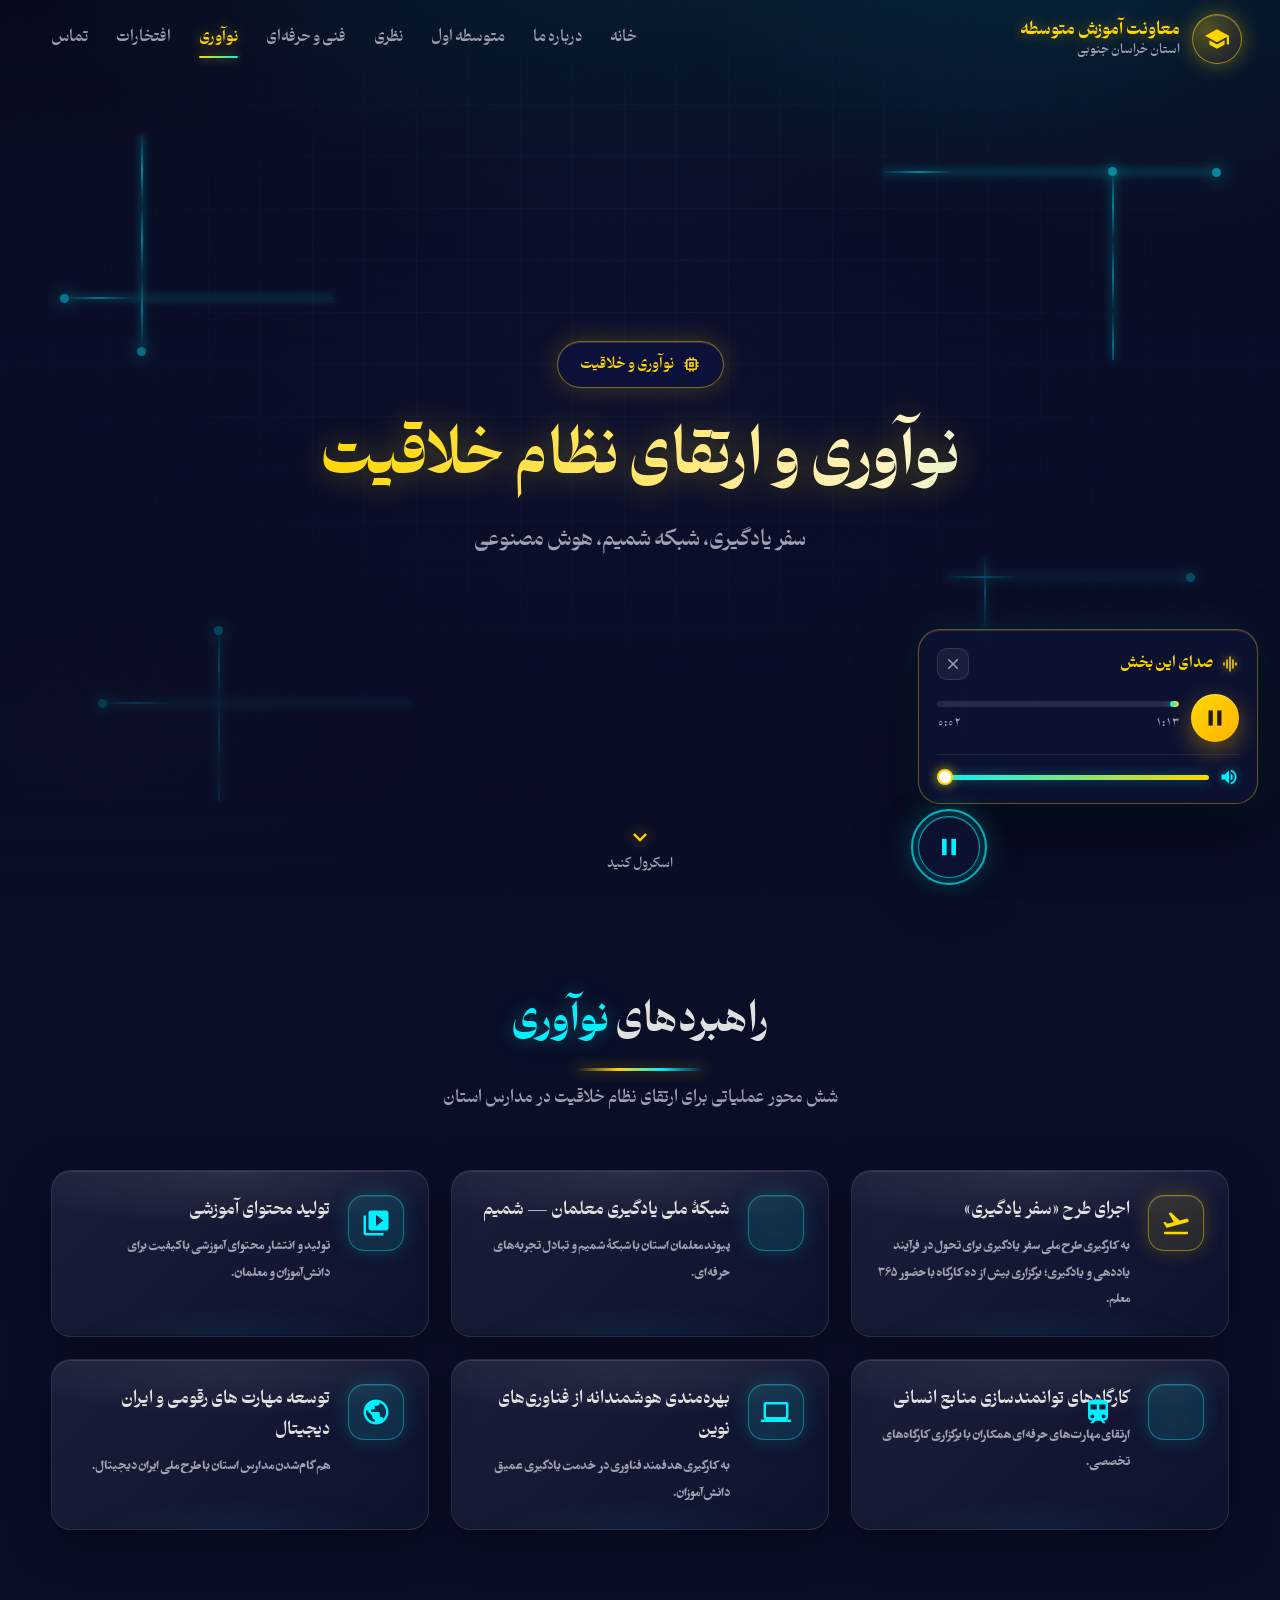
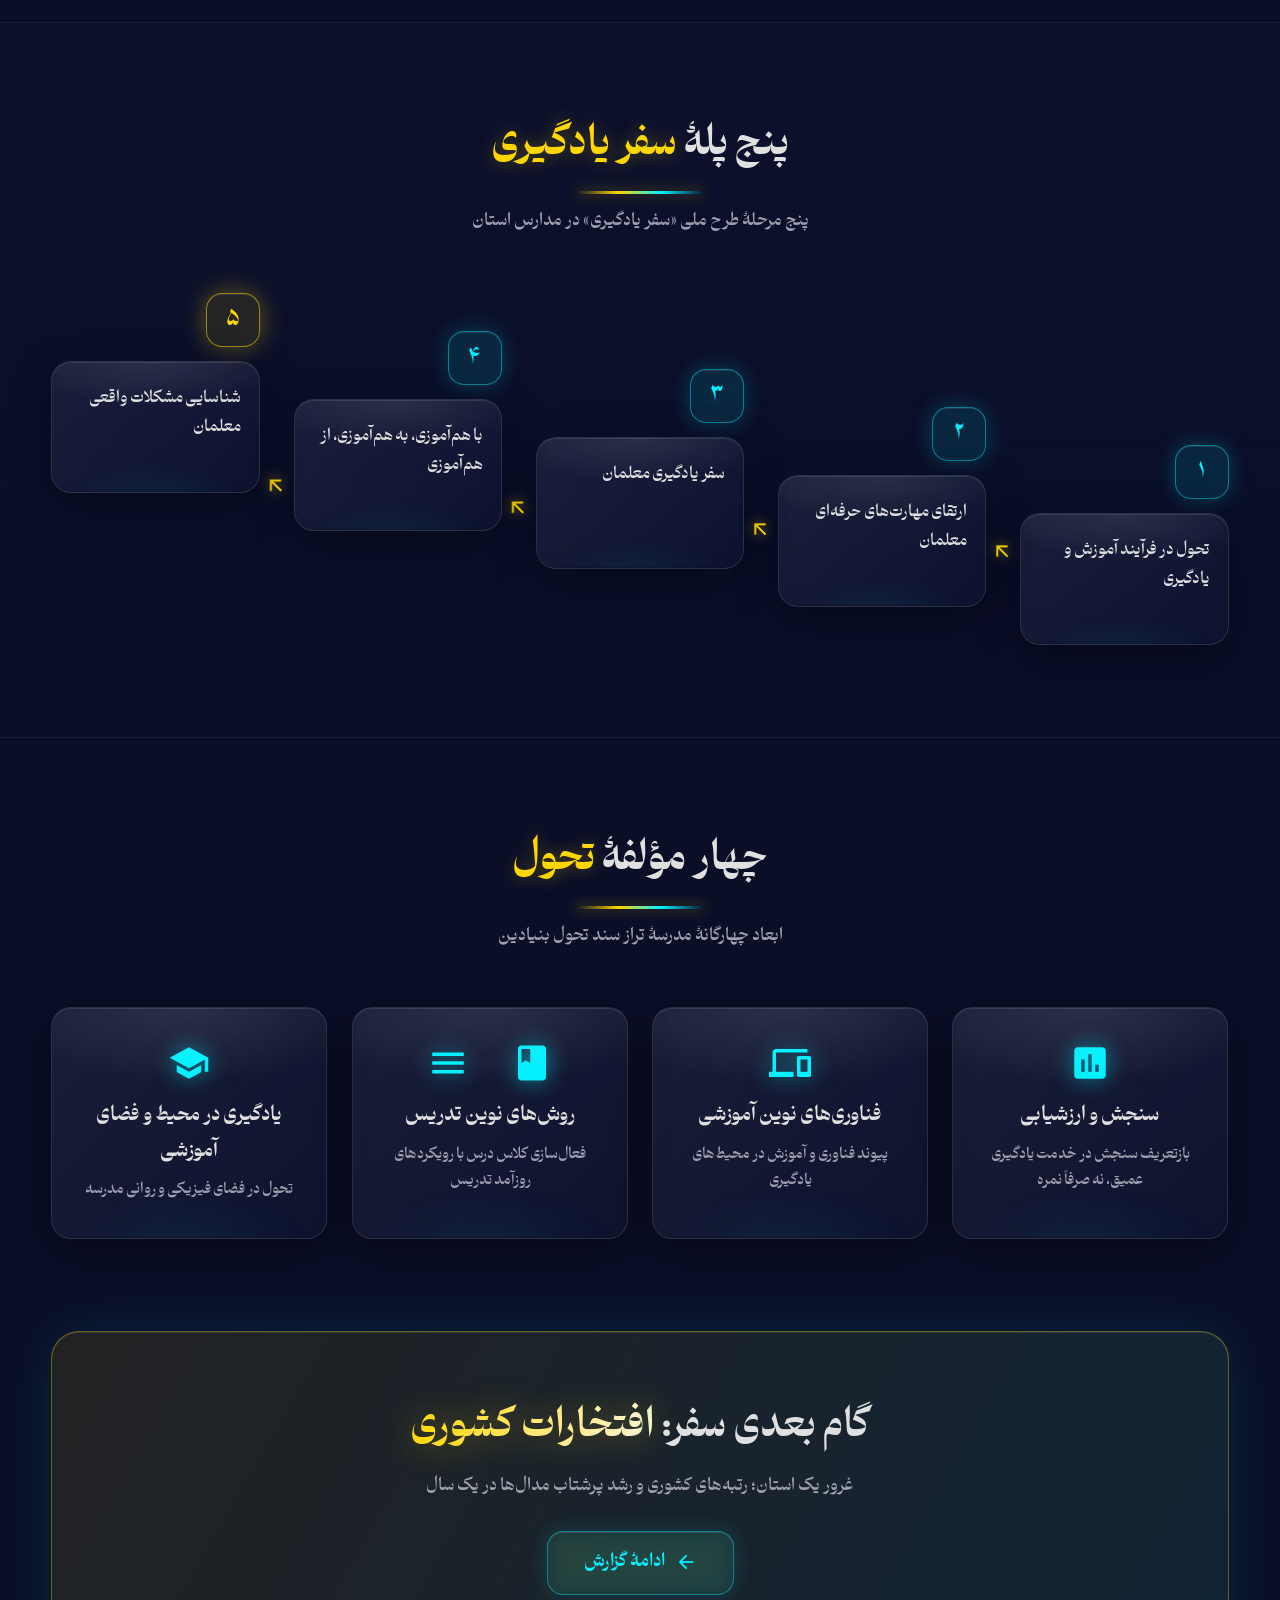
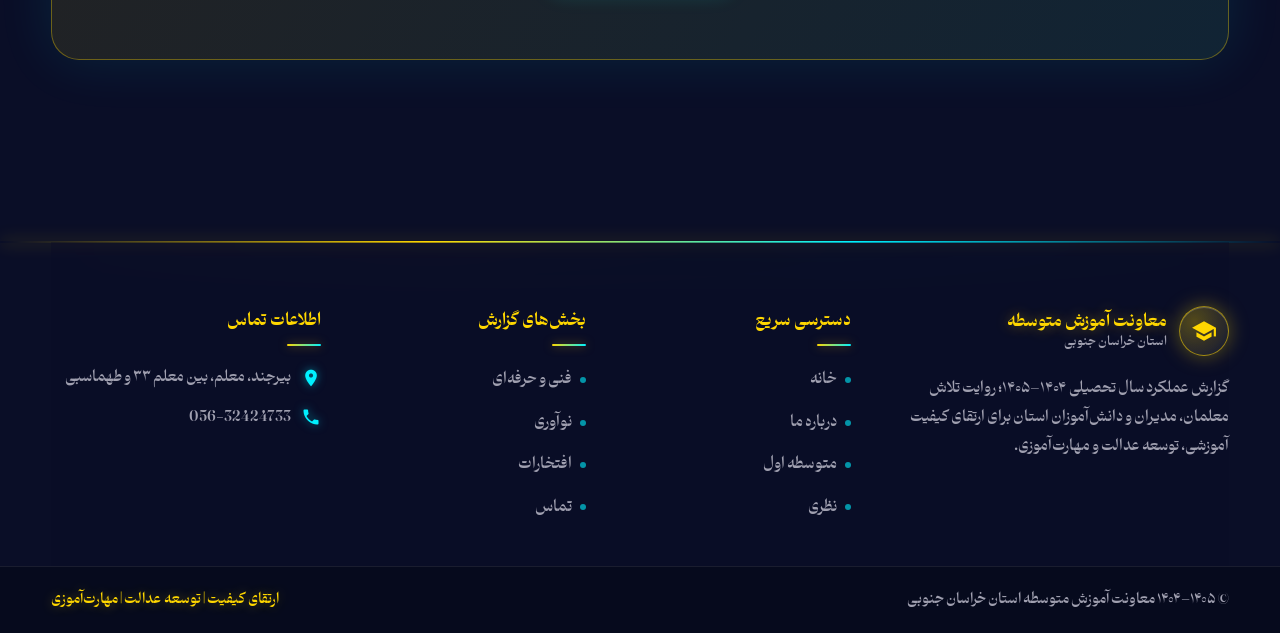
<file: innovation.html>
<!DOCTYPE html>
<html dir="rtl" lang="fa">
<head>
  <meta charset="UTF-8">
  <meta name="viewport" content="width=device-width, initial-scale=1.0">
  <meta name="description" content="نوآوری و ارتقای نظام خلاقیت معاونت آموزش متوسطه خراسان جنوبی؛ طرح سفر یادگیری، شبکه شمیم و ایران دیجیتال.">
  <title>نوآوری | معاونت آموزش متوسطه خراسان جنوبی</title>
  <link rel="icon" href="data:image/svg+xml,%3Csvg xmlns='http://www.w3.org/2000/svg' viewBox='0 0 100 100'%3E%3Ccircle cx='50' cy='50' r='46' fill='%230a0e27' stroke='%23ffd700' stroke-width='5'/%3E%3Cpath d='M50 15 L61 39 L85 50 L61 61 L50 85 L39 61 L15 50 L39 39 Z' fill='%2300f0ff'/%3E%3C/svg%3E">
  <link href="https://fonts.googleapis.com/icon?family=Material+Icons" rel="stylesheet">
  <link rel="stylesheet" href="style.css">
</head>
<body data-page="innovation">

  <!-- هدر و فوتر به‌صورت خودکار توسط script.js تزریق می‌شوند -->
  <div id="header-placeholder"></div>

  <main>

    <!-- ═════════════════════ هیروی دیجیتال (خطوط مدار متحرک) ═════════════════════ -->
    <section class="hero circuit">
      <div class="circuit-bg">
        <!-- خطوط افقی با گره‌های نورانی -->
        <span class="circuit-line h" style="top:19%; right:5%; width:26%; --t:4.2s;">
          <span class="circuit-node" style="right:-4.5px; top:-3.5px;"></span>
        </span>
        <span class="circuit-line h" style="top:33%; left:5%; width:21%; --t:5.1s; --td:1.2s;">
          <span class="circuit-node" style="left:-4.5px; top:-3.5px;"></span>
        </span>
        <span class="circuit-line h" style="top:64%; right:7%; width:19%; --t:3.8s; --td:.6s;">
          <span class="circuit-node" style="right:-4.5px; top:-3.5px;"></span>
        </span>
        <span class="circuit-line h" style="top:78%; left:8%; width:24%; --t:4.6s; --td:2s;">
          <span class="circuit-node" style="left:-4.5px; top:-3.5px;"></span>
        </span>
        <!-- خطوط عمودی -->
        <span class="circuit-line v" style="top:15%; left:11%; height:24%; --t:5.4s; --td:.8s;">
          <span class="circuit-node" style="bottom:-4.5px; left:-3.5px;"></span>
        </span>
        <span class="circuit-line v" style="top:19%; right:13%; height:21%; --t:4.4s; --td:1.6s;">
          <span class="circuit-node" style="top:-4.5px; left:-3.5px;"></span>
        </span>
        <span class="circuit-line v" style="bottom:16%; right:23%; height:22%; --t:5.8s; --td:.4s;">
          <span class="circuit-node" style="bottom:-4.5px; left:-3.5px;"></span>
        </span>
        <span class="circuit-line v" style="bottom:11%; left:17%; height:19%; --t:4.8s; --td:2.4s;">
          <span class="circuit-node" style="top:-4.5px; left:-3.5px;"></span>
        </span>
      </div>
      <div class="hero-overlay"></div>
      <div class="particles"></div>

      <div class="hero-content">
        <span class="hero-badge epic-in"><span class="material-icons">memory</span> نوآوری و خلاقیت</span>
        <h1 class="hero-title epic-in" style="animation-delay:.2s;">
          <span class="text-grad">نوآوری و ارتقای نظام خلاقیت</span>
        </h1>
        <p class="hero-sub epic-in" style="animation-delay:.45s;">سفر یادگیری، شبکه شمیم، هوش مصنوعی</p>
      </div>

      <div class="scroll-hint">
        <span class="material-icons">keyboard_arrow_down</span>
        <span>اسکرول کنید</span>
      </div>
    </section>

    <!-- ═════════════════════ راهبردهای نوآوری ═════════════════════ -->
    <section class="section">
      <div class="container">
        <div class="section-head reveal">
          <h2 class="section-title">راهبردهای <span class="cyan-word">نوآوری</span></h2>
          <p class="section-sub">شش محور عملیاتی برای ارتقای نظام خلاقیت در مدارس استان</p>
        </div>

        <div class="feat-grid">
          <div class="feat-item glass-card tilt gold reveal">
            <div class="feat-icon"><span class="material-icons">flight_takeoff</span></div>
            <div>
              <h3>اجرای طرح «سفر یادگیری»</h3>
              <p>به‌کارگیری طرح ملی سفر یادگیری برای تحول در فرآیند یاددهی و یادگیری؛ برگزاری بیش از ده کارگاه با حضور ۳۶۵ معلم.</p>
            </div>
          </div>
          <div class="feat-item glass-card tilt reveal" data-delay="100">
            <div class="feat-icon"><span class="material-icons">hub</span></div>
            <div>
              <h3>شبکهٔ ملی یادگیری معلمان — شمیم</h3>
              <p>پیوند معلمان استان با شبکهٔ شمیم و تبادل تجربه‌های حرفه‌ای.</p>
            </div>
          </div>
          <div class="feat-item glass-card tilt reveal" data-delay="200">
            <div class="feat-icon"><span class="material-icons">video_library</span></div>
            <div>
              <h3>تولید محتوای آموزشی</h3>
              <p>تولید و انتشار محتوای آموزشی باکیفیت برای دانش‌آموزان و معلمان.</p>
            </div>
          </div>
          <div class="feat-item glass-card tilt reveal" data-delay="300">
            <div class="feat-icon"><span class="material-icons">model_training</span></div>
            <div>
              <h3>کارگاه‌های توانمندسازی منابع انسانی</h3>
              <p>ارتقای مهارت‌های حرفه‌ای همکاران با برگزاری کارگاه‌های تخصصی.</p>
            </div>
          </div>
          <div class="feat-item glass-card tilt reveal" data-delay="400">
            <div class="feat-icon"><span class="material-icons">computer</span></div>
            <div>
              <h3>بهره‌مندی هوشمندانه از فناوری‌های نوین</h3>
              <p>به‌کارگیری هدفمند فناوری در خدمت یادگیری عمیق دانش‌آموزان.</p>
            </div>
          </div>
          <div class="feat-item glass-card tilt reveal" data-delay="500">
            <div class="feat-icon"><span class="material-icons">public</span></div>
            <div>
              <h3>توسعه مهارت های رقومی و ایران دیجیتال</h3>
              <p>هم‌گام‌شدن مدارس استان با طرح ملی ایران دیجیتال.</p>
            </div>
          </div>
        </div>
      </div>
    </section>

    <!-- ═════════════════════ نمودار پله‌ای سفر یادگیری ═════════════════════ -->
    <section class="section alt">
      <div class="container">
        <div class="section-head reveal">
          <h2 class="section-title">پنج پلهٔ <span class="gold-word">سفر یادگیری</span></h2>
          <p class="section-sub">پنج مرحلهٔ طرح ملی «سفر یادگیری» در مدارس استان</p>
        </div>

        <div class="steps-chart">
          <div class="step reveal" style="--i:0;">
            <div class="step-num">۱</div>
            <div class="step-card glass-card">تحول در فرآیند آموزش و یادگیری</div>
          </div>
          <div class="step reveal" style="--i:1;" data-delay="120">
            <div class="step-num">۲</div>
            <div class="step-card glass-card">ارتقای مهارت‌های حرفه‌ای معلمان</div>
          </div>
          <div class="step reveal" style="--i:2;" data-delay="240">
            <div class="step-num">۳</div>
            <div class="step-card glass-card">سفر یادگیری معلمان</div>
          </div>
          <div class="step reveal" style="--i:3;" data-delay="360">
            <div class="step-num">۴</div>
            <div class="step-card glass-card">با هم‌آموزی، به هم‌آموزی، از هم‌آموزی</div>
          </div>
          <div class="step reveal" style="--i:4;" data-delay="480">
            <div class="step-num">۵</div>
            <div class="step-card glass-card">شناسایی مشکلات واقعی معلمان</div>
          </div>
        </div>
      </div>
    </section>

    <!-- ═════════════════════ چهار مؤلفهٔ تحول ═════════════════════ -->
    <section class="section">
      <div class="container">
        <div class="section-head reveal">
          <h2 class="section-title">چهار مؤلفهٔ <span class="gold-word">تحول</span></h2>
          <p class="section-sub">ابعاد چهارگانهٔ مدرسهٔ تراز سند تحول بنیادین</p>
        </div>

        <div class="comp-grid">
          <div class="comp-card glass-card tilt reveal">
            <span class="material-icons">assessment</span>
            <h3>سنجش و ارزشیابی</h3>
            <p>بازتعریف سنجش در خدمت یادگیری عمیق، نه صرفاً نمره</p>
          </div>
          <div class="comp-card glass-card tilt reveal" data-delay="130">
            <span class="material-icons">devices</span>
            <h3>فناوری‌های نوین آموزشی</h3>
            <p>پیوند فناوری و آموزش در محیط‌های یادگیری</p>
          </div>
          <div class="comp-card glass-card tilt reveal" data-delay="260">
            <span class="material-icons">menu_book</span>
            <h3>روش‌های نوین تدریس</h3>
            <p>فعال‌سازی کلاس درس با رویکردهای روزآمد تدریس</p>
          </div>
          <div class="comp-card glass-card tilt reveal" data-delay="390">
            <span class="material-icons">school</span>
            <h3>یادگیری در محیط و فضای آموزشی</h3>
            <p>تحول در فضای فیزیکی و روانی مدرسه</p>
          </div>
        </div>
      </div>
    </section>

    <!-- ═════════════════════ گام بعدی سفر ═════════════════════ -->
    <section class="section" style="padding-top:0;">
      <div class="container">
        <div class="cta-box reveal">
          <h2>گام بعدی سفر: <span class="text-grad">افتخارات کشوری</span></h2>
          <p>غرور یک استان؛ رتبه‌های کشوری و رشد پرشتاب مدال‌ها در یک سال</p>
          <a href="achievements.html" class="btn btn-ghost"><span class="material-icons">arrow_back</span> ادامهٔ گزارش</a>
        </div>
      </div>
    </section>

  </main>

  <div id="footer-placeholder"></div>

  <script src="script.js"></script>
</body>
</html>
</file>
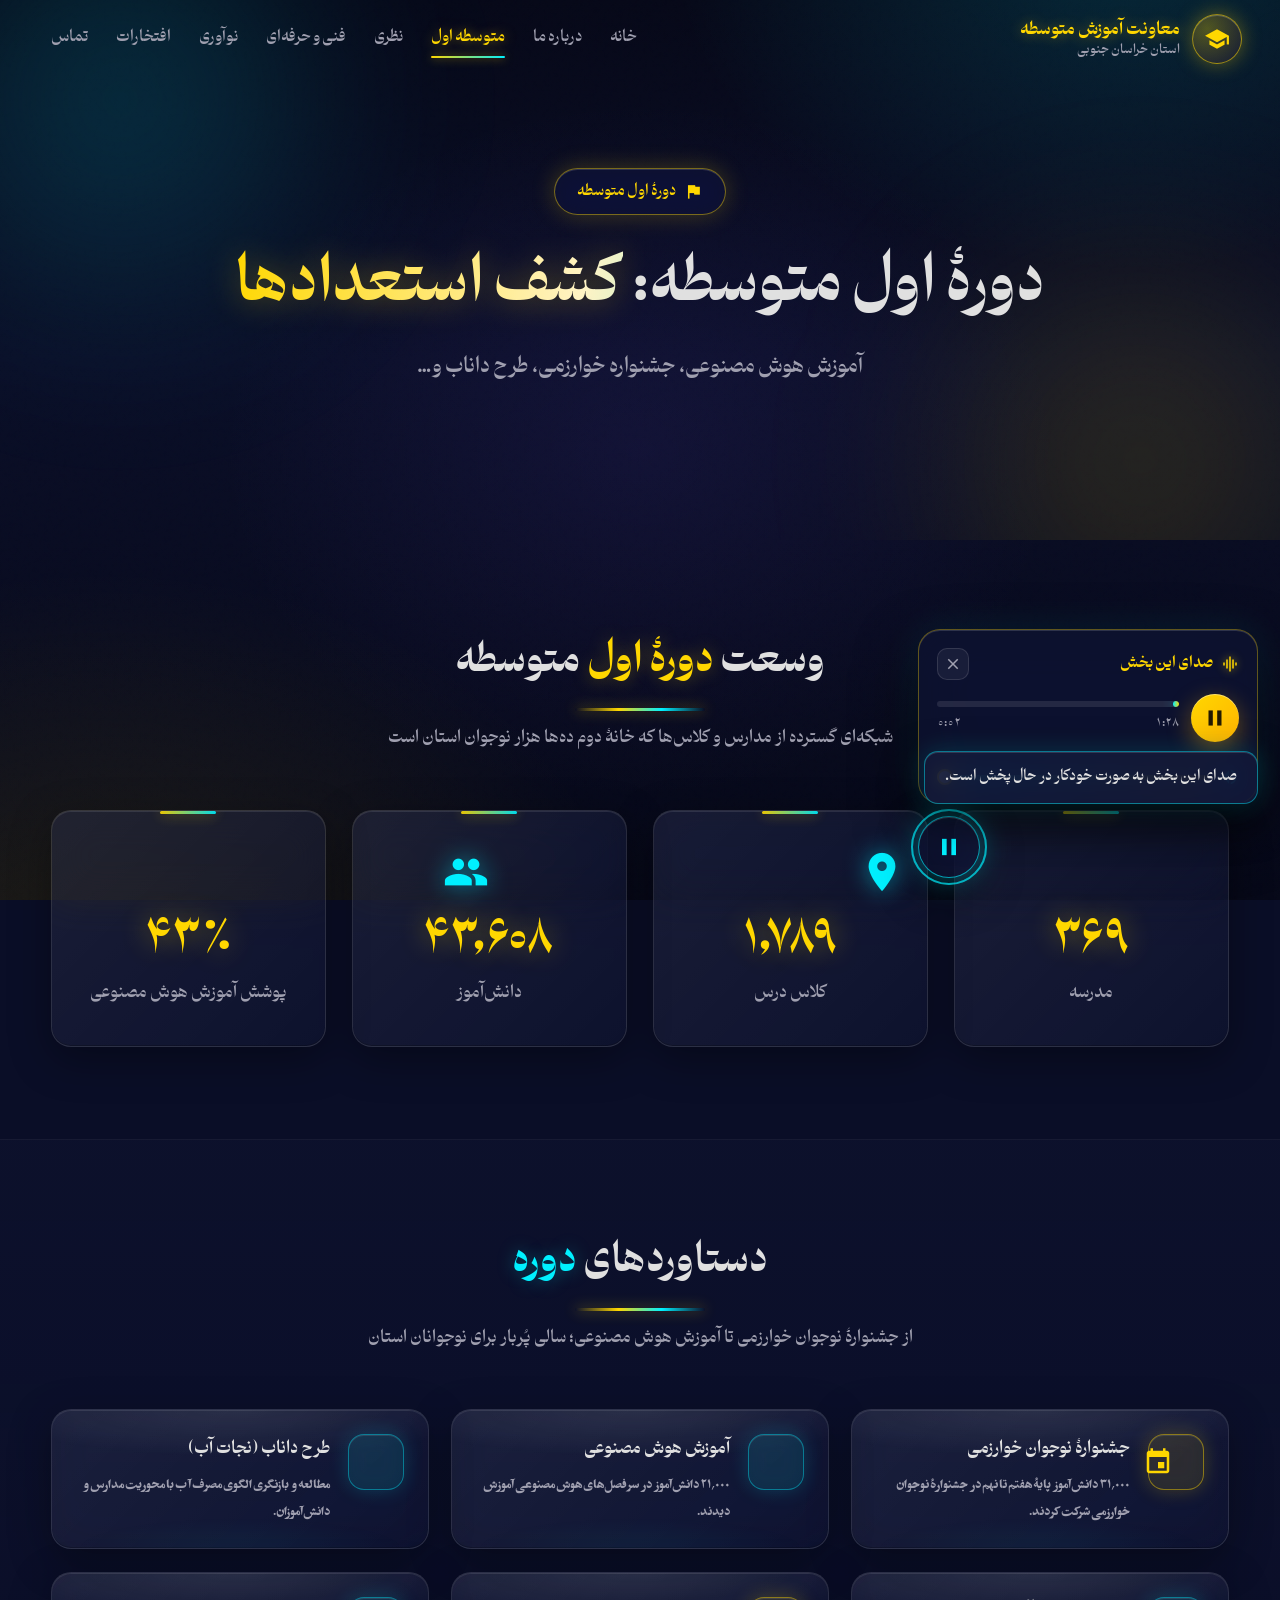
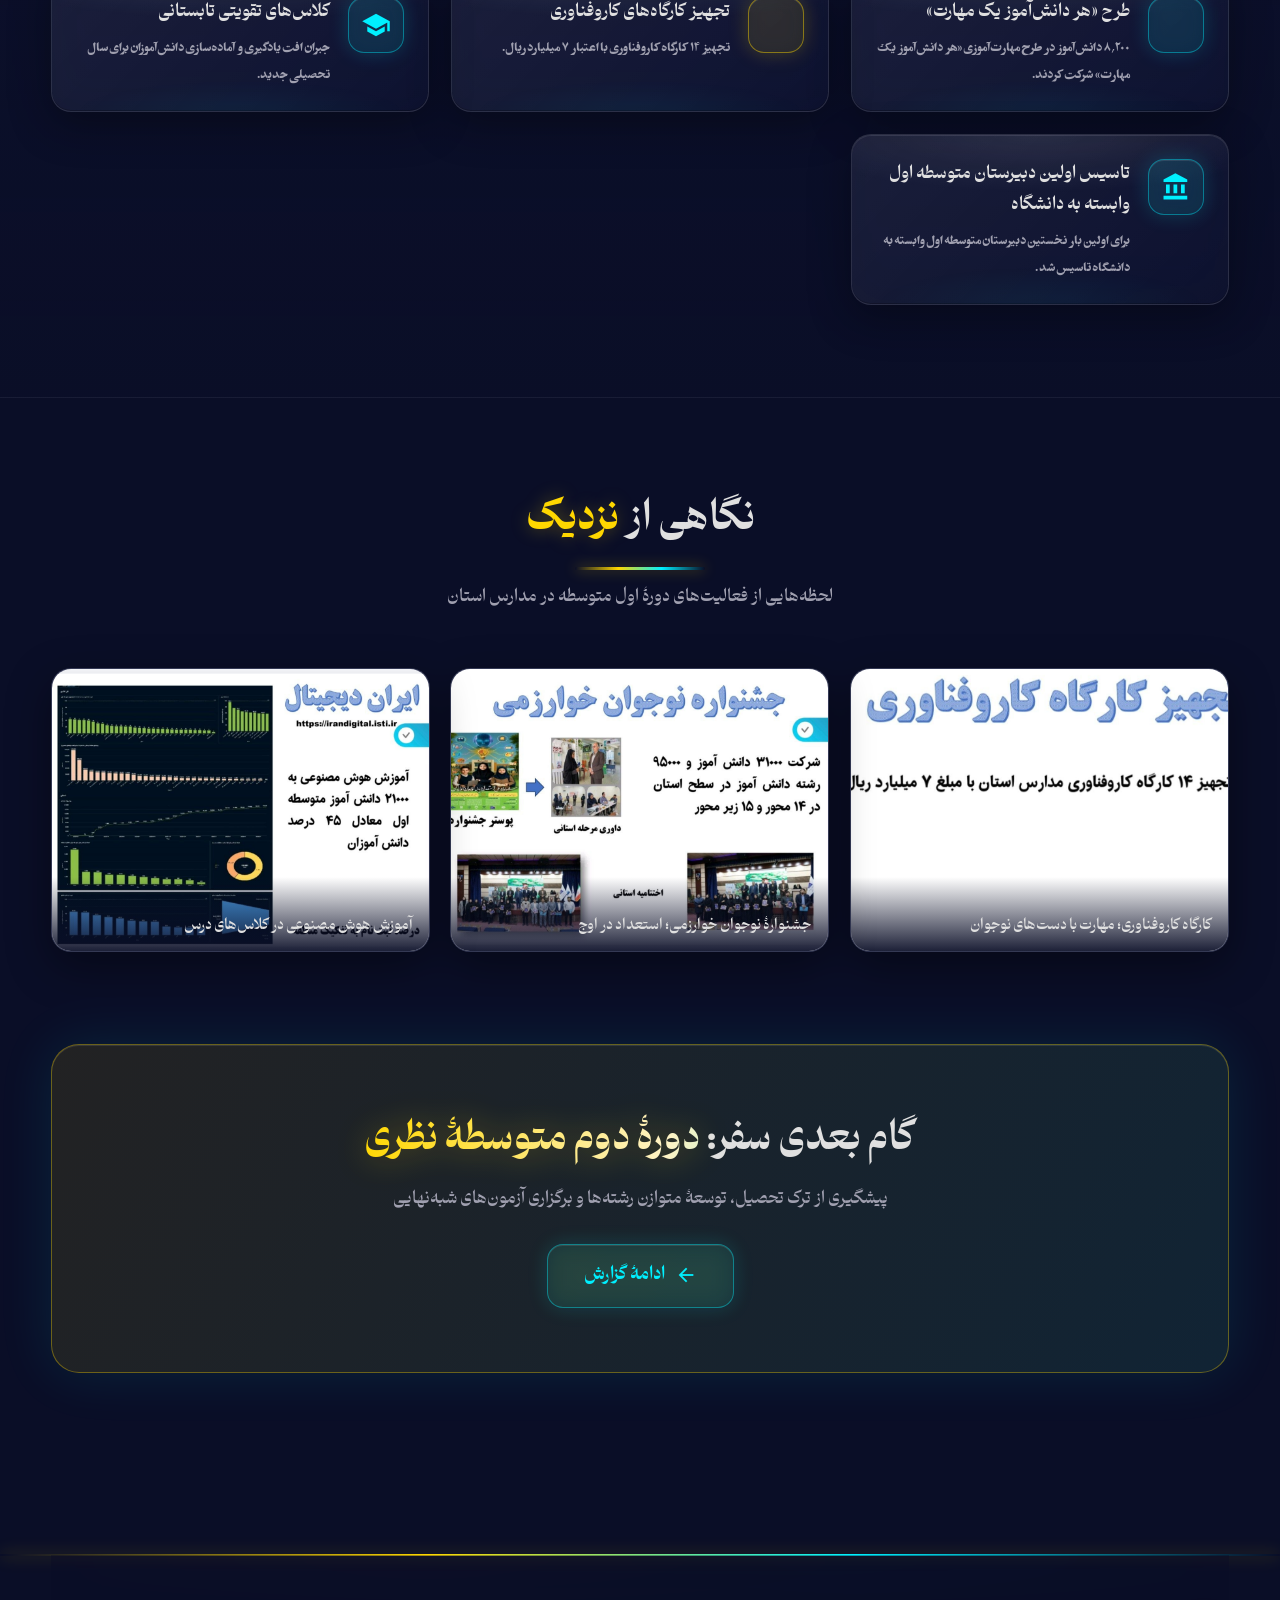
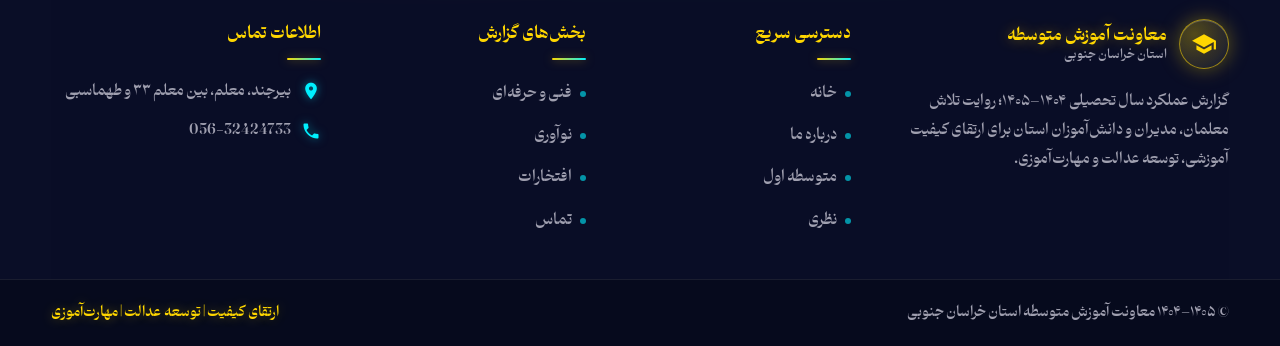
<file: middle-school.html>
<!DOCTYPE html>
<html dir="rtl" lang="fa">
<head>
  <meta charset="UTF-8">
  <meta name="viewport" content="width=device-width, initial-scale=1.0">
  <meta name="description" content="گزارش عملکرد دورهٔ اول متوسطه خراسان جنوبی؛ آموزش هوش مصنوعی، جشنواره نوجوان خوارزمی، طرح داناب و مهارت‌آموزی.">
  <title>متوسطه اول | معاونت آموزش متوسطه خراسان جنوبی</title>
  <link rel="icon" href="data:image/svg+xml,%3Csvg xmlns='http://www.w3.org/2000/svg' viewBox='0 0 100 100'%3E%3Ccircle cx='50' cy='50' r='46' fill='%230a0e27' stroke='%23ffd700' stroke-width='5'/%3E%3Cpath d='M50 15 L61 39 L85 50 L61 61 L50 85 L39 61 L15 50 L39 39 Z' fill='%2300f0ff'/%3E%3C/svg%3E">
  <link href="https://fonts.googleapis.com/icon?family=Material+Icons" rel="stylesheet">
  <link rel="stylesheet" href="style.css">
</head>
<body data-page="middle">

  <!-- هدر و فوتر به‌صورت خودکار توسط script.js تزریق می‌شوند -->
  <div id="header-placeholder"></div>

  <main>

    <!-- ═════════════════════ هیرو ═════════════════════ -->
    <section class="hero small">
      <div class="hero-glow"></div>
      <div class="particles"></div>

      <div class="hero-content">
        <span class="hero-badge epic-in"><span class="material-icons">flag</span> دورهٔ اول متوسطه</span>
        <h1 class="hero-title epic-in" style="animation-delay:.2s;">
          دورهٔ اول متوسطه: <span class="text-grad">کشف استعدادها</span>
        </h1>
        <p class="hero-sub epic-in" style="animation-delay:.45s;">آموزش هوش مصنوعی، جشنواره خوارزمی، طرح داناب و…</p>
      </div>
    </section>

    <!-- ═════════════════════ آمار دوره ═════════════════════ -->
    <section class="section">
      <div class="container">
        <div class="section-head reveal">
          <h2 class="section-title">وسعت <span class="gold-word">دورهٔ اول</span> متوسطه</h2>
          <p class="section-sub">شبکه‌ای گسترده از مدارس و کلاس‌ها که خانهٔ دوم ده‌ها هزار نوجوان استان است</p>
        </div>

        <div class="stats-grid">
          <div class="stat-card glass-card tilt reveal">
            <span class="material-icons">apartment</span>
            <div class="stat-value counter" data-target="389">۰</div>
            <div class="stat-label">مدرسه</div>
          </div>
          <div class="stat-card glass-card tilt reveal" data-delay="120">
            <span class="material-icons">meeting_room</span>
            <div class="stat-value counter" data-target="1888">۰</div>
            <div class="stat-label">کلاس درس</div>
          </div>
          <div class="stat-card glass-card tilt reveal" data-delay="240">
            <span class="material-icons">groups</span>
            <div class="stat-value counter" data-target="46024">۰</div>
            <div class="stat-label">دانش‌آموز</div>
          </div>
          <div class="stat-card glass-card tilt reveal" data-delay="360">
            <span class="material-icons">smart_toy</span>
            <div class="stat-value counter" data-target="45" data-suffix="٪">۰</div>
            <div class="stat-label">پوشش آموزش هوش مصنوعی</div>
          </div>
        </div>
      </div>
    </section>

    <!-- ═════════════════════ دستاوردها ═════════════════════ -->
    <section class="section alt">
      <div class="container">
        <div class="section-head reveal">
          <h2 class="section-title">دستاوردهای <span class="cyan-word">دوره</span></h2>
          <p class="section-sub">از جشنوارهٔ نوجوان خوارزمی تا آموزش هوش مصنوعی؛ سالی پُربار برای نوجوانان استان</p>
        </div>

        <div class="feat-grid">
          <div class="feat-item glass-card tilt gold reveal">
            <div class="feat-icon"><span class="material-icons">emoji_events</span></div>
            <div>
              <h3>جشنوارهٔ نوجوان خوارزمی</h3>
              <p>۳۱٬۰۰۰ دانش‌آموز پایهٔ هفتم تا نهم در جشنوارهٔ نوجوان خوارزمی شرکت کردند.</p>
            </div>
          </div>
          <div class="feat-item glass-card tilt reveal" data-delay="100">
            <div class="feat-icon"><span class="material-icons">psychology</span></div>
            <div>
              <h3>آموزش هوش مصنوعی</h3>
              <p>۲۱٬۰۰۰ دانش‌آموز در سرفصل‌های هوش مصنوعی آموزش دیدند.</p>
            </div>
          </div>
          <div class="feat-item glass-card tilt reveal" data-delay="200">
            <div class="feat-icon"><span class="material-icons">water_drop</span></div>
            <div>
              <h3>طرح داناب (نجات آب)</h3>
              <p>مطالعه و بازنگری الگوی مصرف آب با محوریت مدارس و دانش‌آموزان.</p>
            </div>
          </div>
          <div class="feat-item glass-card tilt reveal" data-delay="300">
            <div class="feat-icon"><span class="material-icons">handyman</span></div>
            <div>
              <h3>طرح «هر دانش‌آموز یک مهارت»</h3>
              <p>۸٬۲۰۰ دانش‌آموز در طرح مهارت‌آموزی «هر دانش‌آموز یک مهارت» شرکت کردند.</p>
            </div>
          </div>
          <div class="feat-item glass-card tilt gold reveal" data-delay="400">
            <div class="feat-icon"><span class="material-icons">construction</span></div>
            <div>
              <h3>تجهیز کارگاه‌های کاروفناوری</h3>
              <p>تجهیز ۱۴ کارگاه کاروفناوری با اعتبار ۷ میلیارد ریال.</p>
            </div>
          </div>
          <div class="feat-item glass-card tilt reveal" data-delay="500">
            <div class="feat-icon"><span class="material-icons">school</span></div>
            <div>
              <h3>کلاس‌های تقویتی تابستانی</h3>
              <p>جبران افت یادگیری و آماده‌سازی دانش‌آموزان برای سال تحصیلی جدید.</p>
            </div>
          </div>
            <div class="feat-item glass-card tilt reveal" data-delay="700">
            <div class="feat-icon"><span class="material-icons">account_balance</span></div>
            <div>
              <h3>تاسیس اولین دبیرستان متوسطه اول وابسته به دانشگاه </h3>
              <p>برای اولین بار نخستین دبیرستان متوسطه اول وابسته به دانشگاه تاسیس شد .</p>
            </div>
              </div>
          </div>
        </div>
      </div>
    </section>

    <!-- ═════════════════════ گالری تصاویر ═════════════════════ -->
    <section class="section">
      <div class="container">
        <div class="section-head reveal">
          <h2 class="section-title">نگاهی از <span class="gold-word">نزدیک</span></h2>
          <p class="section-sub">لحظه‌هایی از فعالیت‌های دورهٔ اول متوسطه در مدارس استان</p>
        </div>

        <div class="gallery-grid">
          <figure class="gallery-item tilt reveal">
            <img src="img/middle1.jpg" alt="کارگاه کاروفناوری" loading="lazy">
            <figcaption class="gallery-caption">کارگاه کاروفناوری؛ مهارت با دست‌های نوجوان</figcaption>
          </figure>
          <figure class="gallery-item tilt reveal" data-delay="150">
            <img src="img/middle2.jpg" alt="جشنوارهٔ نوجوان خوارزمی" loading="lazy">
            <figcaption class="gallery-caption">جشنوارهٔ نوجوان خوارزمی؛ استعداد در اوج</figcaption>
          </figure>
          <figure class="gallery-item tilt reveal" data-delay="300">
            <img src="img/middle3.jpg" alt="آموزش هوش مصنوعی" loading="lazy">
            <figcaption class="gallery-caption">آموزش هوش مصنوعی در کلاس‌های درس</figcaption>
          </figure>
        </div>
      </div>
    </section>

    <!-- ═════════════════════ گام بعدی سفر ═════════════════════ -->
    <section class="section" style="padding-top:0;">
      <div class="container">
        <div class="cta-box reveal">
          <h2>گام بعدی سفر: <span class="text-grad">دورهٔ دوم متوسطهٔ نظری</span></h2>
          <p>پیشگیری از ترک تحصیل، توسعهٔ متوازن رشته‌ها و برگزاری آزمون‌های شبه‌نهایی</p>
          <a href="high-school.html" class="btn btn-ghost"><span class="material-icons">arrow_back</span> ادامهٔ گزارش</a>
        </div>
      </div>
    </section>

  </main>

  <div id="footer-placeholder"></div>

  <script src="script.js"></script>
</body>
</html>
</file>
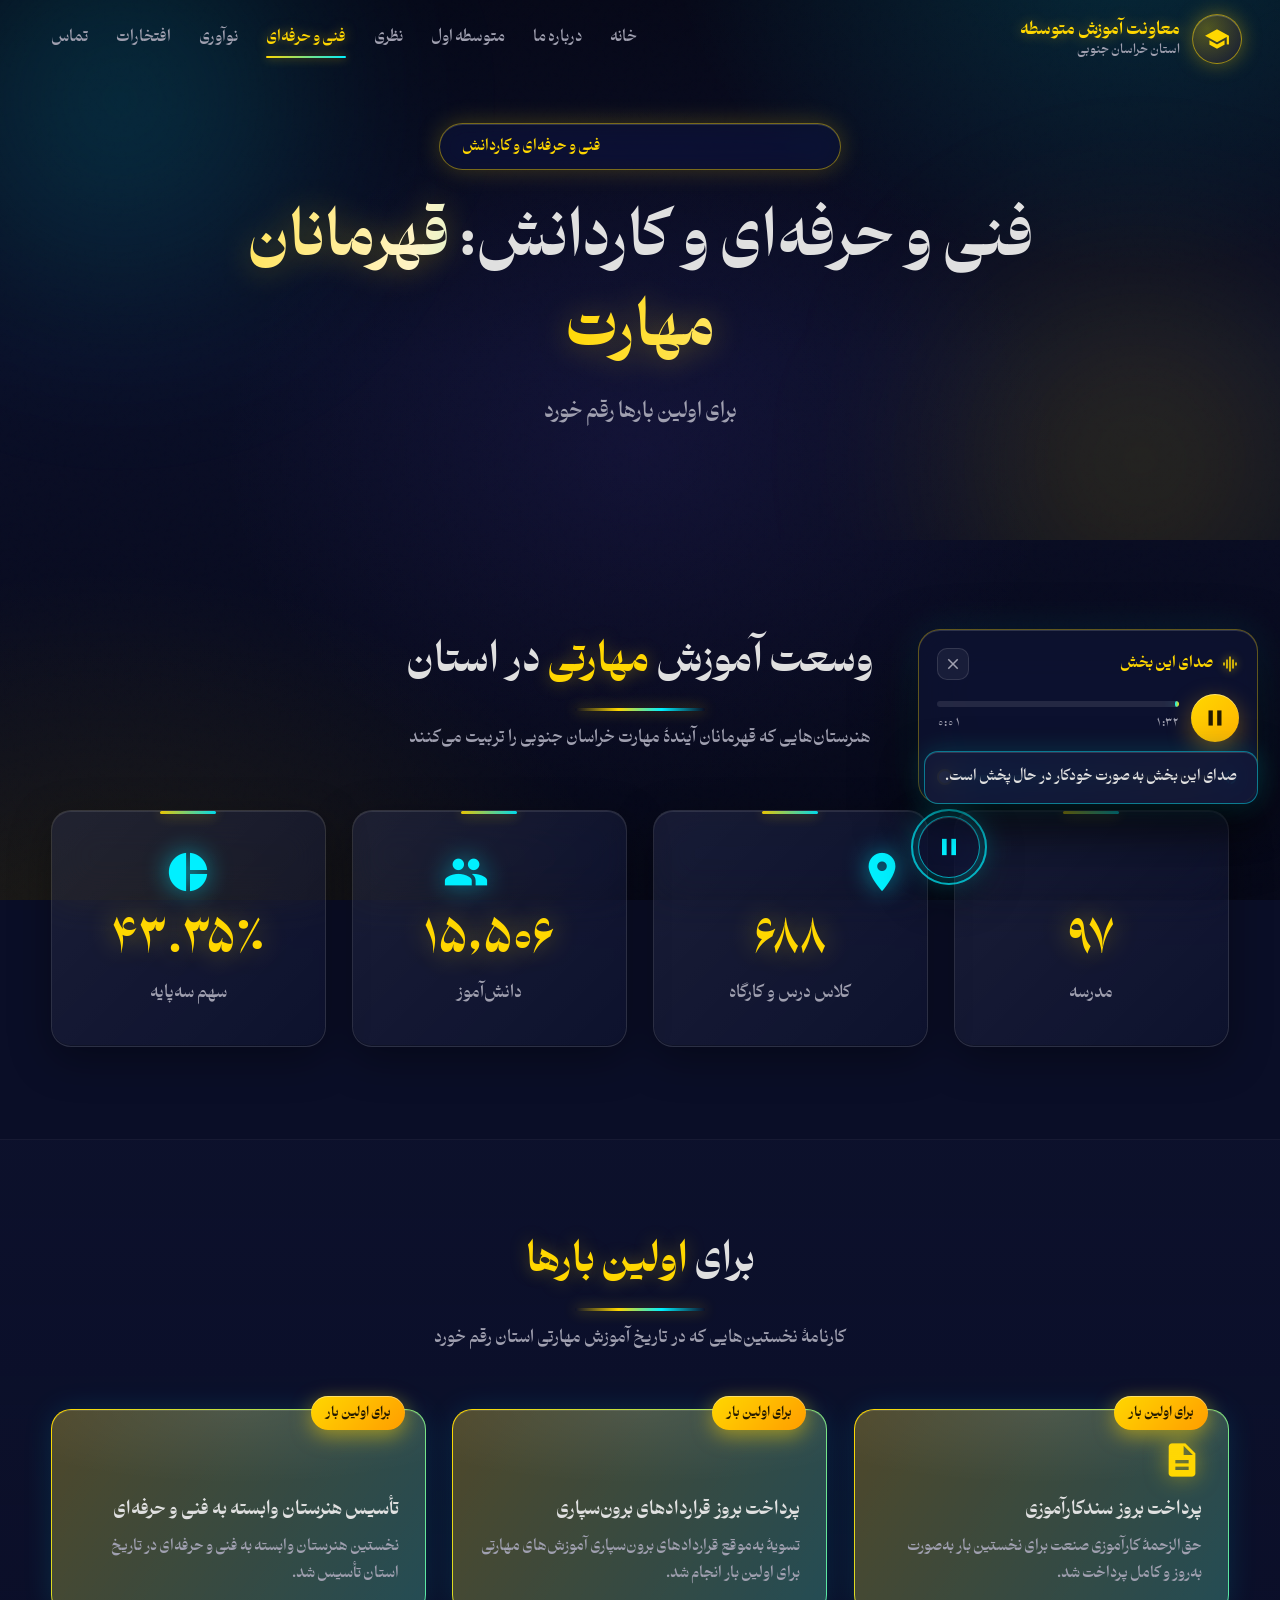
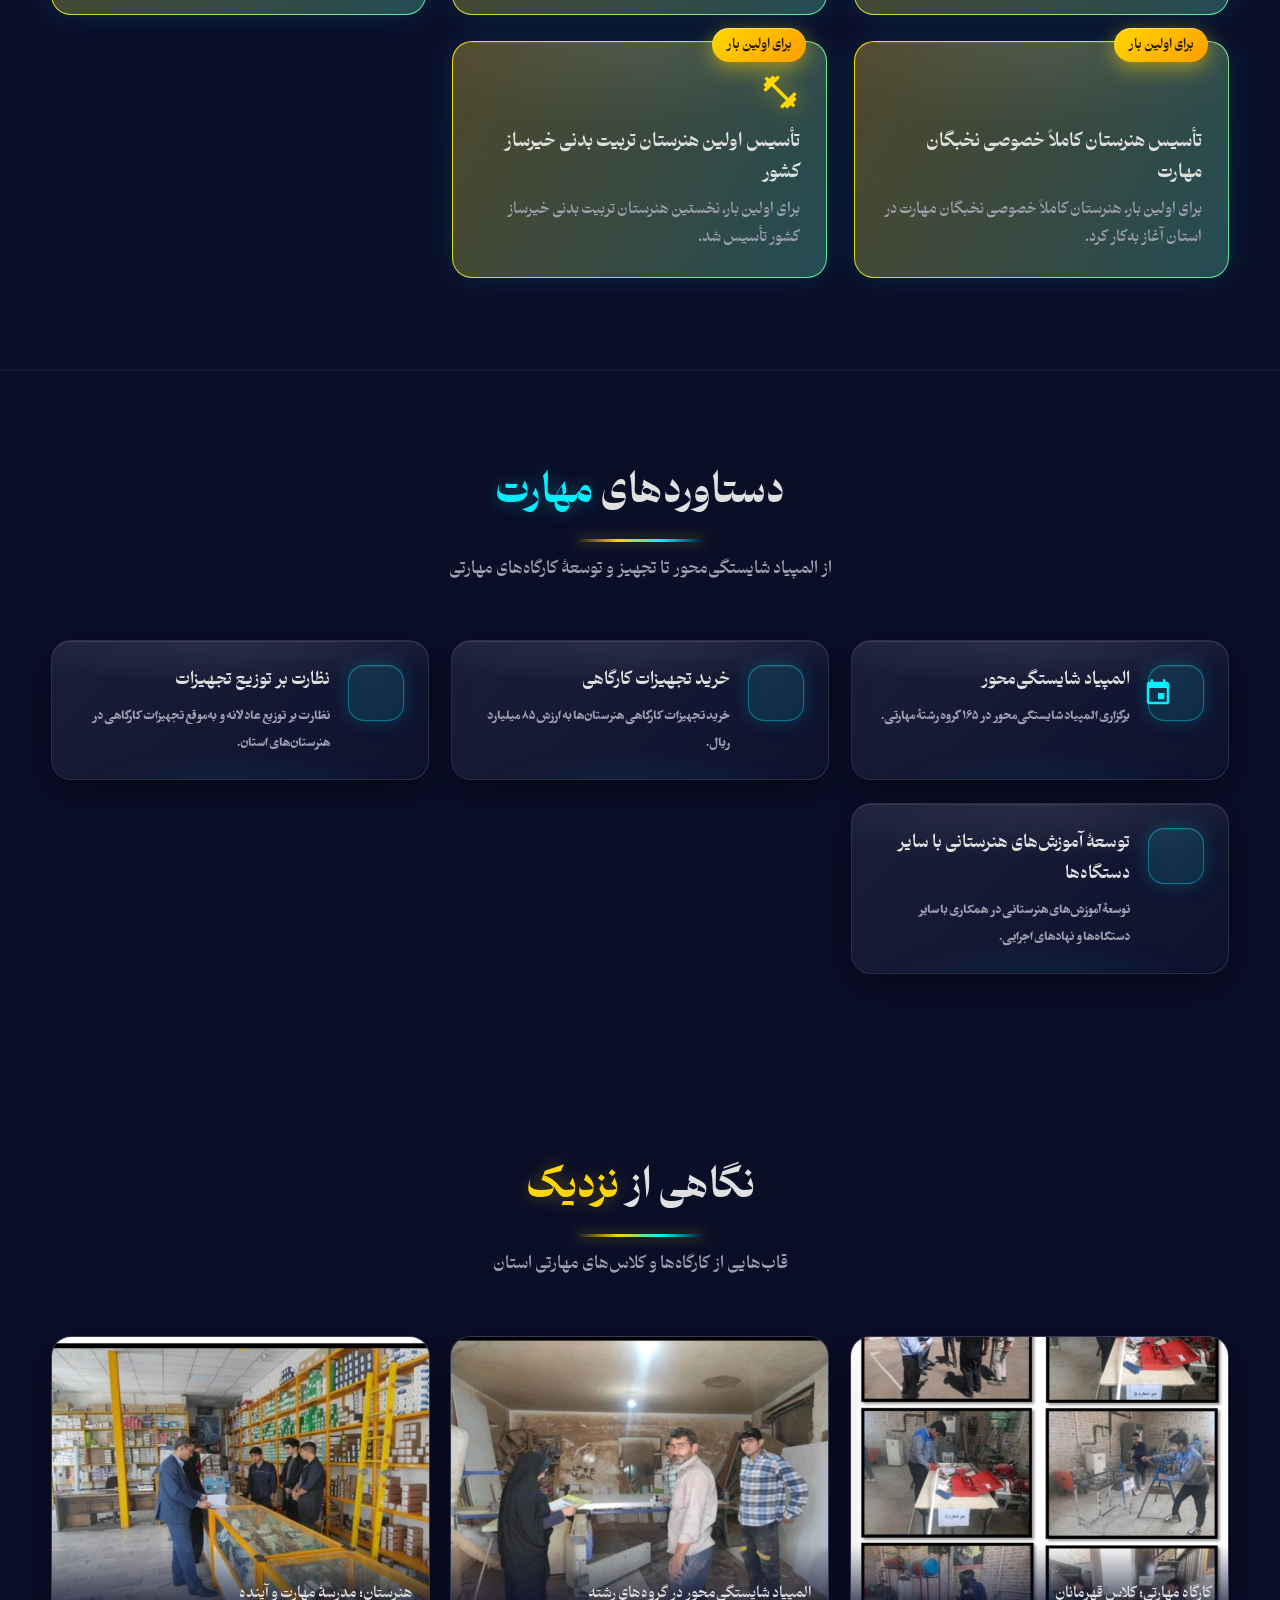
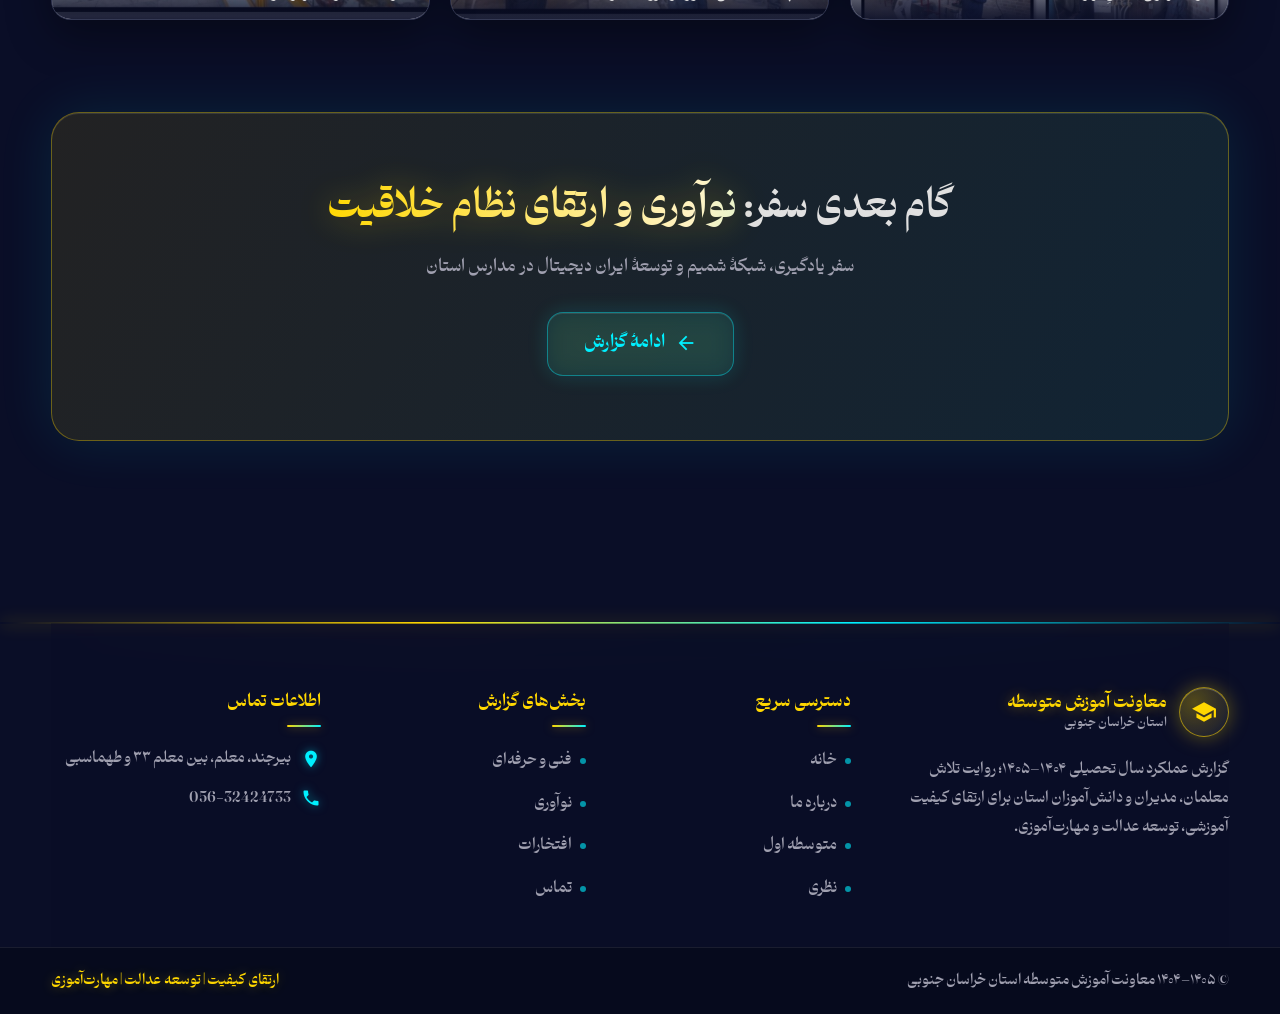
<file: vocational.html>
<!DOCTYPE html>
<html dir="rtl" lang="fa">
<head>
  <meta charset="UTF-8">
  <meta name="viewport" content="width=device-width, initial-scale=1.0">
  <meta name="description" content="گزارش عملکرد فنی و حرفه‌ای و کاردانش خراسان جنوبی؛ المپیاد شایستگی‌محور، تجهیز کارگاه‌ها و نخستین‌های مهارتی استان.">
  <title>فنی و حرفه‌ای و کاردانش | معاونت آموزش متوسطه خراسان جنوبی</title>
  <link rel="icon" href="data:image/svg+xml,%3Csvg xmlns='http://www.w3.org/2000/svg' viewBox='0 0 100 100'%3E%3Ccircle cx='50' cy='50' r='46' fill='%230a0e27' stroke='%23ffd700' stroke-width='5'/%3E%3Cpath d='M50 15 L61 39 L85 50 L61 61 L50 85 L39 61 L15 50 L39 39 Z' fill='%2300f0ff'/%3E%3C/svg%3E">
  <link href="https://fonts.googleapis.com/icon?family=Material+Icons" rel="stylesheet">
  <link rel="stylesheet" href="style.css">
</head>
<body data-page="vocational">

  <!-- هدر و فوتر به‌صورت خودکار توسط script.js تزریق می‌شوند -->
  <div id="header-placeholder"></div>

  <main>

    <!-- ═════════════════════ هیرو ═════════════════════ -->
    <section class="hero small">
      <div class="hero-glow"></div>
      <div class="particles"></div>

      <div class="hero-content">
        <span class="hero-badge epic-in"><span class="material-icons">engineering</span> فنی و حرفه‌ای و کاردانش</span>
        <h1 class="hero-title epic-in" style="animation-delay:.2s;">
          فنی و حرفه‌ای و کاردانش: <span class="text-grad">قهرمانان مهارت</span>
        </h1>
        <p class="hero-sub epic-in" style="animation-delay:.45s;">برای اولین بارها رقم خورد</p>
      </div>
    </section>

    <!-- ═════════════════════ آمار دوره ═════════════════════ -->
    <section class="section">
      <div class="container">
        <div class="section-head reveal">
          <h2 class="section-title">وسعت آموزش <span class="gold-word">مهارتی</span> در استان</h2>
          <p class="section-sub">هنرستان‌هایی که قهرمانان آیندهٔ مهارت خراسان جنوبی را تربیت می‌کنند</p>
        </div>

        <div class="stats-grid">
          <div class="stat-card glass-card tilt reveal">
            <span class="material-icons">apartment</span>
            <div class="stat-value counter" data-target="103">۰</div>
            <div class="stat-label">مدرسه</div>
          </div>
          <div class="stat-card glass-card tilt reveal" data-delay="120">
            <span class="material-icons">meeting_room</span>
            <div class="stat-value counter" data-target="735">۰</div>
            <div class="stat-label">کلاس درس و کارگاه</div>
          </div>
          <div class="stat-card glass-card tilt reveal" data-delay="240">
            <span class="material-icons">groups</span>
            <div class="stat-value counter" data-target="16572">۰</div>
            <div class="stat-label">دانش‌آموز</div>
          </div>
          <div class="stat-card glass-card tilt reveal" data-delay="360">
            <span class="material-icons">pie_chart</span>
            <div class="stat-value counter" data-target="46.33" data-decimals="2" data-suffix="٪">۰</div>
            <div class="stat-label">سهم سه‌پایه</div>
          </div>
        </div>
      </div>
    </section>

    <!-- ═════════════════════ برای اولین بارها ═════════════════════ -->
    <section class="section alt">
      <div class="container">
        <div class="section-head reveal">
          <h2 class="section-title">برای <span class="gold-word">اولین بارها</span></h2>
          <p class="section-sub">کارنامهٔ نخستین‌هایی که در تاریخ آموزش مهارتی استان رقم خورد</p>
        </div>

        <div class="firsts-grid">
          <div class="first-card neon-border tilt reveal">
            <span class="first-badge">برای اولین بار</span>
            <span class="material-icons">description</span>
            <h3>پرداخت بروز سندکارآموزی</h3>
            <p>حق‌الزحمهٔ کارآموزی صنعت برای نخستین بار به‌صورت به‌روز و کامل پرداخت شد.</p>
          </div>
          <div class="first-card neon-border tilt reveal" data-delay="130">
            <span class="first-badge">برای اولین بار</span>
            <span class="material-icons">handshake</span>
            <h3>پرداخت بروز قراردادهای برون‌سپاری</h3>
            <p>تسویهٔ به‌موقع قراردادهای برون‌سپاری آموزش‌های مهارتی برای اولین بار انجام شد.</p>
          </div>
          <div class="first-card neon-border tilt reveal" data-delay="260">
            <span class="first-badge">برای اولین بار</span>
            <span class="material-icons">factory</span>
            <h3>تأسیس هنرستان وابسته به فنی و حرفه‌ای</h3>
            <p>نخستین هنرستان وابسته به فنی و حرفه‌ای در تاریخ استان تأسیس شد.</p>
          </div>
          <div class="first-card neon-border tilt reveal" data-delay="390">
            <span class="first-badge">برای اولین بار</span>
            <span class="material-icons">workspace_premium</span>
            <h3>تأسیس هنرستان کاملاً خصوصی نخبگان مهارت</h3>
            <p>برای اولین بار، هنرستان کاملاً خصوصی نخبگان مهارت در استان آغاز به‌کار کرد.</p>
          </div>
          <div class="first-card neon-border tilt reveal" data-delay="520">
            <span class="first-badge">برای اولین بار</span>
            <span class="material-icons">fitness_center</span>
            <h3>تأسیس اولین هنرستان تربیت بدنی خیرساز کشور</h3>
            <p>برای اولین بار، نخستین هنرستان تربیت بدنی خیرساز کشور تأسیس شد.</p>
          </div>
        </div>
      </div>
    </section>

    <!-- ═════════════════════ دستاوردها ═════════════════════ -->
    <section class="section">
      <div class="container">
        <div class="section-head reveal">
          <h2 class="section-title">دستاوردهای <span class="cyan-word">مهارت</span></h2>
          <p class="section-sub">از المپیاد شایستگی‌محور تا تجهیز و توسعهٔ کارگاه‌های مهارتی</p>
        </div>

        <div class="feat-grid">
          <div class="feat-item glass-card tilt reveal">
            <div class="feat-icon"><span class="material-icons">emoji_events</span></div>
            <div>
              <h3>المپیاد شایستگی‌محور</h3>
              <p>برگزاری المپیاد شایستگی‌محور در ۱۶۵ گروه رشتهٔ مهارتی.</p>
            </div>
          </div>
          <div class="feat-item glass-card tilt reveal" data-delay="120">
            <div class="feat-icon"><span class="material-icons">precision_manufacturing</span></div>
            <div>
              <h3>خرید تجهیزات کارگاهی</h3>
              <p>خرید تجهیزات کارگاهی هنرستان‌ها به ارزش ۸۵ میلیارد ریال.</p>
            </div>
          </div>
          <div class="feat-item glass-card tilt reveal" data-delay="240">
            <div class="feat-icon"><span class="material-icons">inventory</span></div>
            <div>
              <h3>نظارت بر توزیع تجهیزات</h3>
              <p>نظارت بر توزیع عادلانه و به‌موقع تجهیزات کارگاهی در هنرستان‌های استان.</p>
            </div>
          </div>
          <div class="feat-item glass-card tilt reveal" data-delay="360">
            <div class="feat-icon"><span class="material-icons">handshake</span></div>
            <div>
              <h3>توسعهٔ آموزش‌های هنرستانی با سایر دستگاه‌ها</h3>
              <p>توسعهٔ آموزش‌های هنرستانی در همکاری با سایر دستگاه‌ها و نهادهای اجرایی.</p>
            </div>
          </div>
        </div>
      </div>
    </section>

    <!-- ═════════════════════ گالری تصاویر ═════════════════════ -->
    <section class="section">
      <div class="container">
        <div class="section-head reveal">
          <h2 class="section-title">نگاهی از <span class="gold-word">نزدیک</span></h2>
          <p class="section-sub">قاب‌هایی از کارگاه‌ها و کلاس‌های مهارتی استان</p>
        </div>

        <div class="gallery-grid">
          <figure class="gallery-item tilt reveal">
            <img src="img/voc1.jpg" alt="کارگاه مهارتی" loading="lazy">
            <figcaption class="gallery-caption">کارگاه مهارتی؛ کلاسِ قهرمانان</figcaption>
          </figure>
          <figure class="gallery-item tilt reveal" data-delay="150">
            <img src="img/voc2.jpg" alt="المپیاد شایستگی‌محور" loading="lazy">
            <figcaption class="gallery-caption">المپیاد شایستگی‌محور در گروه‌های رشته</figcaption>
          </figure>
          <figure class="gallery-item tilt reveal" data-delay="300">
            <img src="img/voc3.jpg" alt="هنرستان مهارت" loading="lazy">
            <figcaption class="gallery-caption">هنرستان؛ مدرسهٔ مهارت و آینده</figcaption>
          </figure>
        </div>
      </div>
    </section>

    <!-- ═════════════════════ گام بعدی سفر ═════════════════════ -->
    <section class="section" style="padding-top:0;">
      <div class="container">
        <div class="cta-box reveal">
          <h2>گام بعدی سفر: <span class="text-grad">نوآوری و ارتقای نظام خلاقیت</span></h2>
          <p>سفر یادگیری، شبکهٔ شمیم و توسعهٔ ایران دیجیتال در مدارس استان</p>
          <a href="innovation.html" class="btn btn-ghost"><span class="material-icons">arrow_back</span> ادامهٔ گزارش</a>
        </div>
      </div>
    </section>

  </main>

  <div id="footer-placeholder"></div>

  <script src="script.js"></script>
</body>
</html>
</file>
<file: style.css>
/* ═══════════════════════════════════════════════════════════════
   گزارش عملکرد معاونت آموزش متوسطه استان خراسان جنوبی
   تم گلس‌مورفیسم تاریک | نسخه نهایی
   ═══════════════════════════════════════════════════════════════ */

/* ─────────────── ۱) فونت وزیرمتن (سه وزن) ─────────────── */
@font-face{
  font-family:'Vazirmatn';
  src:url('fonts/SD-Golpayegani-Bold.woff2') format('woff2');
  font-weight:400;
  font-style:normal;
  font-display:swap;
}
@font-face{
  font-family:'Vazirmatn';
  src:url('fonts/Doran-Bold.woff2') format('woff2');
  font-weight:700;
  font-style:normal;
  font-display:swap;
}
@font-face{
  font-family:'Vazirmatn';
  src:url('fonts/Doran-ExtraBold.woff2') format('woff2');
  font-weight:900;
  font-style:normal;
  font-display:swap;
}

/* ─────────────── ۲) متغیرهای سراسری ─────────────── */
:root{
  --bg:#0a0e27;
  --bg-deep:#060818;
  --bg-card:#131838;
  --gold:#ffd700;
  --gold-2:#ffb300;
  --cyan:#00f0ff;
  --text:#e0e0e0;
  --text-2:#a0a0b0;
  --glass:rgba(19,24,56,.42);
  --glass-2:rgba(19,24,56,.62);
  --glass-strong:rgba(15,20,48,.72);
  --glass-border:rgba(255,255,255,.14);
  --glass-border-hi:rgba(255,255,255,.22);
  --blur:20px;
  --blur-strong:32px;
  --radius:20px;
  --radius-lg:28px;
  --nav-h:78px;
  --shadow-lg:0 22px 60px rgba(0,0,0,.55);
  --shadow-inner:inset 0 1px 0 rgba(255,255,255,.08), inset 0 -1px 0 rgba(0,0,0,.18);
  --font:'Vazirmatn',Tahoma,'Segoe UI',sans-serif;
  --grad-line:linear-gradient(90deg,var(--gold),var(--cyan));
  --grad-fill:linear-gradient(120deg,rgba(255,215,0,.10),rgba(0,240,255,.10),rgba(255,215,0,.10));
  --grad-border:linear-gradient(135deg, rgba(255,215,0,.55), rgba(0,240,255,.55), rgba(255,215,0,.55));
}

/* ─────────────── ۳) ریست و پایه ─────────────── */
*,*::before,*::after{margin:0;padding:0;box-sizing:border-box;}
html{scroll-behavior:smooth;color-scheme:dark;scroll-padding-top:calc(var(--nav-h) + 12px);}
body{
  font-family:var(--font);
  background:var(--bg);
  color:var(--text);
  direction:rtl;
  line-height:1.9;
  overflow-x:hidden;
  -webkit-font-smoothing:antialiased;
  animation:pageIn .9s ease both;
  min-height:100vh;
}
main{display:block;}
img{max-width:100%;display:block;}
a{text-decoration:none;color:inherit;}
ul,ol{list-style:none;}
button{font-family:inherit;border:none;background:none;color:inherit;cursor:pointer;}
::selection{background:rgba(255,215,0,.3);color:#fff;}
::-webkit-scrollbar{width:10px;}
::-webkit-scrollbar-track{background:#080b20;}
::-webkit-scrollbar-thumb{background:linear-gradient(180deg,var(--gold),var(--cyan));border-radius:99px;}
.material-icons{line-height:1;vertical-align:middle;}

/* پس‌زمینه گلس‌مورفیسم: گرادیانت‌های رنگی + بافت نویز */
body::before{
  content:'';
  position:fixed;inset:0;z-index:-2;pointer-events:none;
  background:
    radial-gradient(700px 500px at 88% -6%, rgba(0,240,255,.14), transparent 65%),
    radial-gradient(820px 620px at 8% 108%, rgba(255,215,0,.10), transparent 65%),
    radial-gradient(600px 500px at 50% 50%, rgba(120,80,255,.08), transparent 70%),
    linear-gradient(180deg, var(--bg-deep), var(--bg) 40%, var(--bg-deep));
  animation: bgMove 24s ease-in-out infinite alternate;
}
/* لایه نویز برای حس شیشه‌ای */
body::after{
  content:'';
  position:fixed;inset:0;z-index:-1;pointer-events:none;
  opacity:.035;
  background-image:url("data:image/svg+xml,%3Csvg viewBox='0 0 200 200' xmlns='http://www.w3.org/2000/svg'%3E%3Cfilter id='n'%3E%3CfeTurbulence type='fractalNoise' baseFrequency='0.9' numOctaves='3'/%3E%3C/filter%3E%3Crect width='100%25' height='100%25' filter='url(%23n)'/%3E%3C/svg%3E");
  mix-blend-mode:overlay;
}

/* ─────────────── ۴) چیدمان و بخش‌ها ─────────────── */
.container{width:min(1200px,92%);margin:0 auto;}
.section{padding:92px 0;position:relative;}
.section.alt{
  background:linear-gradient(180deg, rgba(19,24,56,.28), rgba(19,24,56,.05));
  border-top:1px solid rgba(255,255,255,.05);
  border-bottom:1px solid rgba(255,255,255,.05);
  -webkit-backdrop-filter: blur(8px);
  backdrop-filter: blur(8px);
}
.section-head{text-align:center;max-width:760px;margin:0 auto 56px;}
.section-title{font-size:clamp(1.55rem,3.4vw,2.35rem);font-weight:900;line-height:1.6;}
.section-title::after{
  content:'';display:block;width:130px;height:3px;margin:16px auto 0;border-radius:99px;
  background:linear-gradient(90deg,transparent,var(--gold),var(--cyan),transparent);
  box-shadow:0 0 14px rgba(255,215,0,.45);
}
.section-sub{color:var(--text-2);margin-top:12px;font-weight:700;}
.gold-word{color:var(--gold);text-shadow:0 0 18px rgba(255,215,0,.35);}
.cyan-word{color:var(--cyan);text-shadow:0 0 18px rgba(0,240,255,.35);}

/* ─────────────── ۵) کارت شیشه‌ای (گلس‌مورفیسم قوی) ─────────────── */
.glass-card{
  position:relative;
  background:
    linear-gradient(135deg, rgba(255,255,255,.05), rgba(255,255,255,0)) padding-box,
    var(--glass) padding-box;
  -webkit-backdrop-filter: blur(var(--blur)) saturate(160%);
  backdrop-filter: blur(var(--blur)) saturate(160%);
  border:1px solid var(--glass-border);
  border-radius:var(--radius);
  padding:30px;
  box-shadow:
    0 12px 40px rgba(0,0,0,.35),
    inset 0 1px 0 rgba(255,255,255,.10),
    inset 0 -1px 0 rgba(0,0,0,.20);
  transition:transform .5s cubic-bezier(.22,.61,.36,1), box-shadow .5s, border-color .5s, background .5s;
  overflow:hidden;
}
/* رفلکت شیشه‌ای روی کارت */
.glass-card::before{
  content:'';
  position:absolute;inset:0;border-radius:inherit;pointer-events:none;
  background:
    radial-gradient(120% 60% at 50% 0%, rgba(255,255,255,.10), transparent 60%),
    radial-gradient(80% 40% at 50% 100%, rgba(0,240,255,.05), transparent 60%);
  opacity:.9;
  transition:opacity .5s;
}
.glass-card:hover{
  border-color:rgba(255,215,0,.45);
  background: var(--glass-2);
  box-shadow:
    0 18px 55px rgba(0,0,0,.45),
    0 0 45px rgba(255,215,0,.12),
    inset 0 1px 0 rgba(255,255,255,.14);
  transform: translateY(-4px);
}
.glass-card:hover::before{opacity:1;}

/* کارت نئونی */
.neon-border{
  position:relative;
  border:1.5px solid transparent;
  border-radius:var(--radius);
  padding:28px;
  background:
    linear-gradient(rgba(19,24,56,.75), rgba(19,24,56,.75)) padding-box,
    linear-gradient(120deg, var(--gold), var(--cyan), var(--gold)) border-box;
  background-size:100% 100%, 300% 300%;
  -webkit-backdrop-filter: blur(var(--blur)) saturate(160%);
  backdrop-filter: blur(var(--blur)) saturate(160%);
  animation:gradientShift 7s linear infinite;
  box-shadow:
    0 0 30px rgba(0,240,255,.12),
    inset 0 1px 0 rgba(255,255,255,.10);
  overflow:hidden;
}
.neon-border::before{
  content:'';position:absolute;inset:0;border-radius:inherit;pointer-events:none;
  background: radial-gradient(120% 60% at 50% 0%, rgba(255,255,255,.08), transparent 60%);
}

.gradient-bg{
  background:var(--grad-fill);
  background-size:300% 300%;
  animation:gradientShift 9s ease infinite;
}

.glow-text{
  color:var(--gold);
  text-shadow:0 0 14px rgba(255,215,0,.55),0 0 42px rgba(0,240,255,.25);
  animation:glow 3.4s ease-in-out infinite;
}

.text-grad{
  background:linear-gradient(100deg,var(--gold),#fff3c4 45%,var(--cyan));
  background-size:200% auto;
  -webkit-background-clip:text;background-clip:text;color:transparent;
  filter:drop-shadow(0 0 16px rgba(255,215,0,.35));
}

/* ─────────────── ۶) دکمه‌ها ─────────────── */
.btn{
  position:relative;display:inline-flex;align-items:center;justify-content:center;gap:10px;
  padding:15px 36px;border-radius:16px;font-size:1.05rem;font-weight:900;
  transition:transform .35s,box-shadow .35s,filter .35s,background .35s;
}
.btn .material-icons{font-size:1.35rem;}
.btn-gold{
  background:linear-gradient(135deg,#ffd700,#ffb300);
  color:#231a00;
  box-shadow:0 10px 30px rgba(255,179,0,.4), inset 0 1px 0 rgba(255,255,255,.4);
  animation:pulse 2.8s infinite;
}
.btn-gold:hover{transform:translateY(-4px) scale(1.02);filter:brightness(1.07);}
.btn-ghost{
  background: rgba(0,240,255,.08);
  border:1px solid rgba(0,240,255,.4);
  color:var(--cyan);
  -webkit-backdrop-filter: blur(12px);
  backdrop-filter: blur(12px);
  box-shadow:0 0 20px rgba(0,240,255,.15), inset 0 1px 0 rgba(255,255,255,.10);
}
.btn-ghost:hover{
  transform:translateY(-4px);
  box-shadow:0 0 32px rgba(0,240,255,.35);
  background:rgba(0,240,255,.16);
  border-color:rgba(0,240,255,.55);
}

/* ─────────────── ۷) نوبار گلس‌مورفیسم ─────────────── */
.navbar{
  position:fixed;top:0;right:0;left:0;z-index:1000;height:var(--nav-h);
  display:flex;align-items:center;
  border-bottom:1px solid transparent;
  transition:background .4s,box-shadow .4s,border-color .4s, backdrop-filter .4s;
}
.navbar.scrolled{
  background: rgba(10,14,39,.55);
  -webkit-backdrop-filter: blur(var(--blur-strong)) saturate(180%);
  backdrop-filter: blur(var(--blur-strong)) saturate(180%);
  border-bottom-color: var(--glass-border);
  box-shadow:
    0 12px 40px rgba(0,0,0,.45),
    inset 0 -1px 0 rgba(255,255,255,.05);
}
.nav-inner{width:min(1280px,94%);margin:0 auto;display:flex;align-items:center;justify-content:space-between;gap:20px;}
.brand{display:flex;align-items:center;gap:12px;}
.brand-logo{
  width:50px;height:50px;border-radius:50%;display:grid;place-items:center;flex-shrink:0;
  color:var(--gold);
  background:radial-gradient(circle at 30% 30%, rgba(255,215,0,.30), rgba(19,24,56,.85));
  border:1px solid rgba(255,215,0,.55);
  box-shadow:
    0 0 20px rgba(255,215,0,.35),
    inset 0 1px 0 rgba(255,255,255,.20);
}
.brand-logo .material-icons{font-size:26px;}
.brand-text{display:flex;flex-direction:column;line-height:1.45;}
.brand-text strong{font-weight:900;font-size:1.02rem;color:var(--gold);text-shadow:0 0 14px rgba(255,215,0,.45);}
.brand-text small{color:var(--text-2);font-size:.75rem;font-weight:700;}

.nav-links{display:flex;align-items:center;gap:2px;}
.nav-link{
  position:relative;padding:10px 13px;font-size:.93rem;font-weight:700;color:var(--text-2);
  border-radius:10px;transition:color .3s,text-shadow .3s;
}
.nav-link::after{
  content:'';position:absolute;bottom:5px;right:13px;left:13px;height:2px;border-radius:99px;
  background:linear-gradient(90deg,var(--gold),var(--cyan));
  box-shadow:0 0 10px rgba(255,215,0,.6);
  transform:scaleX(0);transform-origin:right;
  transition:transform .35s cubic-bezier(.22,.61,.36,1);
}
.nav-link:hover,.nav-link.active{color:var(--gold);text-shadow:0 0 12px rgba(255,215,0,.5);}
.nav-link:hover::after,.nav-link.active::after{transform:scaleX(1);}

.nav-toggle{
  display:none;width:46px;height:46px;border-radius:12px;color:var(--gold);
  border:1px solid rgba(255,215,0,.35);
  background: rgba(19,24,56,.45);
  -webkit-backdrop-filter: blur(12px);
  backdrop-filter: blur(12px);
}
.nav-toggle .material-icons{font-size:26px;}

@media(max-width:1160px){
  .nav-toggle{display:grid;place-items:center;}
  .nav-links{
    position:fixed;top:var(--nav-h);right:0;left:0;z-index:999;
    flex-direction:column;align-items:stretch;gap:4px;
    background: rgba(9,12,34,.72);
    -webkit-backdrop-filter: blur(24px) saturate(180%);
    backdrop-filter: blur(24px) saturate(180%);
    border-bottom:1px solid var(--glass-border);
    box-shadow:0 30px 60px rgba(0,0,0,.55);
    max-height:0;opacity:0;padding:0 22px;overflow:hidden;
    transition:max-height .55s cubic-bezier(.22,.61,.36,1),opacity .4s,padding .55s;
  }
  .nav-links.open{max-height:560px;opacity:1;padding:18px 22px 26px;}
  .nav-link{padding:13px 16px;font-size:1rem;}
  .nav-link::after{bottom:8px;right:16px;left:16px;}
}
@media(max-width:430px){
  .brand-text strong{font-size:.88rem;}
  .brand-text small{font-size:.68rem;}
  .brand-logo{width:42px;height:42px;}
}

/* ─────────────── ۸) هیرو ─────────────── */
.hero{
  position:relative;min-height:100vh;
  display:flex;align-items:center;justify-content:center;text-align:center;
  overflow:hidden;
  padding:calc(var(--nav-h) + 30px) 0 70px;
}
.hero.small{min-height:60vh;padding-bottom:56px;}
.hero-bg{position:absolute;inset:-45px;z-index:0;background-size:cover;background-position:center;will-change:transform;}
.hero-overlay{
  position:absolute;inset:0;z-index:1;
  background:linear-gradient(180deg,rgba(10,14,39,.72),rgba(10,14,39,.82) 55%,var(--bg) 100%);
}
.hero.circuit .hero-overlay{
  background:linear-gradient(180deg,rgba(10,14,39,.35),rgba(10,14,39,.88) 90%,var(--bg) 100%);
}
.hero-glow{position:absolute;inset:0;z-index:1;overflow:hidden;pointer-events:none;}
.hero-glow::before,.hero-glow::after{content:'';position:absolute;width:520px;height:520px;border-radius:50%;filter:blur(90px);}
.hero-glow::before{top:-160px;left:-140px;background:radial-gradient(circle,rgba(0,240,255,.22),transparent 70%);animation:glowPulse 9s ease-in-out infinite;}
.hero-glow::after{bottom:-180px;right:-120px;background:radial-gradient(circle,rgba(255,215,0,.18),transparent 70%);animation:glowPulse 11s ease-in-out 2s infinite;}

.hero-content{position:relative;z-index:3;width:min(880px,92%);}
.hero-badge{
  display:inline-flex;align-items:center;gap:8px;padding:9px 22px;border-radius:999px;
  background: rgba(19,24,56,.45);
  border:1px solid rgba(255,215,0,.45);
  color:var(--gold);
  font-weight:700;font-size:.9rem;
  -webkit-backdrop-filter: blur(14px) saturate(180%);
  backdrop-filter: blur(14px) saturate(180%);
  box-shadow:
    0 0 24px rgba(255,215,0,.22),
    inset 0 1px 0 rgba(255,255,255,.14);
  margin-bottom:26px;
}
.hero-badge .material-icons{font-size:19px;}
.hero-title{font-size:clamp(1.9rem,4.6vw,3.6rem);font-weight:900;line-height:1.55;margin-bottom:18px;}
.hero-sub{color:var(--text-2);font-size:clamp(1rem,2vw,1.25rem);max-width:660px;margin:0 auto 38px;font-weight:700;}
.hero-actions{display:flex;gap:18px;justify-content:center;flex-wrap:wrap;}

.scroll-hint{
  position:absolute;bottom:24px;left:50%;transform:translateX(-50%);z-index:3;
  color:var(--text-2);display:flex;flex-direction:column;align-items:center;gap:0;font-size:.78rem;font-weight:700;
}
.scroll-hint .material-icons{color:var(--gold);font-size:28px;animation:nudge 2s ease-in-out infinite;text-shadow:0 0 14px rgba(255,215,0,.7);}

.parallax-layer{position:absolute;z-index:2;will-change:transform;}
.float-icon{
  width:76px;height:76px;border-radius:50%;display:grid;place-items:center;
  background: rgba(19,24,56,.42);
  -webkit-backdrop-filter: blur(16px) saturate(180%);
  backdrop-filter: blur(16px) saturate(180%);
  border:1px solid rgba(0,240,255,.4);
  color:var(--cyan);
  box-shadow:
    0 0 30px rgba(0,240,255,.28),
    inset 0 1px 0 rgba(255,255,255,.14);
  animation:float var(--fd,6s) ease-in-out infinite;
}
.float-icon .material-icons{font-size:34px;}
.float-icon.gold{border-color:rgba(255,215,0,.5);color:var(--gold);box-shadow:0 0 30px rgba(255,215,0,.28), inset 0 1px 0 rgba(255,255,255,.14);}
@media(max-width:760px){.parallax-layer{display:none;}}

/* ─────────────── ۹) افکت تایپ ─────────────── */
.typing-text{display:inline;}
.typed-output{color:#f4f6ff;text-shadow:0 0 24px rgba(0,240,255,.35);}
.hero-title .t2 .typed-output{
  background:linear-gradient(100deg,var(--gold),#fff3c4 40%,var(--cyan) 85%);
  -webkit-background-clip:text;background-clip:text;color:transparent;
  text-shadow:none;filter:drop-shadow(0 0 18px rgba(255,215,0,.4));
}
.type-cursor{
  display:inline-block;width:3px;height:1.1em;margin-inline-start:3px;vertical-align:-.12em;
  background:var(--cyan);box-shadow:0 0 10px var(--cyan);
  animation:typing 1s steps(1) infinite;
}
.t2 .type-cursor{background:var(--gold);box-shadow:0 0 10px var(--gold);}
.type-cursor.done{animation:none;opacity:0;transition:opacity .8s;}

/* ─────────────── ۱۰) ذرات شناور ─────────────── */
.particles,.gold-particles{position:absolute;inset:0;z-index:2;overflow:hidden;pointer-events:none;}
.particle{
  position:absolute;bottom:-12px;border-radius:50%;
  width:var(--s,4px);height:var(--s,4px);
  background:var(--c,#00f0ff);box-shadow:0 0 14px var(--c,#00f0ff);
  opacity:0;
  animation:particleFloat var(--dur,12s) linear infinite;
  animation-delay:var(--delay,0s);
}
.particle.star{
  border-radius:0;box-shadow:none;
  clip-path:polygon(50% 0%,61% 39%,100% 50%,61% 61%,50% 100%,39% 61%,0% 50%,39% 39%);
}

/* ─────────────── ۱۱) کارت‌های آمار ─────────────── */
.stats-grid{display:grid;grid-template-columns:repeat(auto-fit,minmax(230px,1fr));gap:26px;}
.stat-card{text-align:center;padding:38px 22px;}
.stat-card::before{
  content:'';position:absolute;top:0;right:50%;transform:translateX(50%);
  width:56px;height:3px;border-radius:99px;
  background:var(--grad-line);box-shadow:0 0 14px rgba(255,215,0,.6);
}
.stat-card .material-icons{font-size:46px;color:var(--cyan);text-shadow:0 0 24px rgba(0,240,255,.6);margin-bottom:14px;}
.stat-value{font-size:clamp(2rem,4vw,2.9rem);font-weight:900;color:var(--gold);text-shadow:0 0 28px rgba(255,215,0,.45);line-height:1.35;}
.stat-label{color:var(--text-2);font-weight:700;margin-top:6px;}

/* ─────────────── ۱۲) کارت‌های راهبرد ─────────────── */
.strategy-grid{display:grid;grid-template-columns:repeat(auto-fit,minmax(250px,1fr));gap:26px;}
.strategy-card{display:block;padding:34px 26px;}
.strategy-card .material-icons{
  font-size:44px;color:var(--gold);text-shadow:0 0 22px rgba(255,215,0,.5);
  margin-bottom:16px;transition:transform .4s;
}
.strategy-card h3{font-weight:900;font-size:1.15rem;margin-bottom:10px;}
.strategy-card p{color:var(--text-2);font-size:.92rem;margin-bottom:18px;}
.strategy-more{display:inline-flex;align-items:center;gap:6px;color:var(--cyan);font-weight:700;font-size:.9rem;transition:gap .3s;}
.strategy-card:hover .material-icons{transform:scale(1.12) rotate(-6deg);}
.strategy-card:hover .strategy-more{gap:10px;}

/* ─────────────── ۱۳) آیتم‌های دستاورد ─────────────── */
.feat-grid{display:grid;grid-template-columns:repeat(auto-fit,minmax(320px,1fr));gap:22px;}
.feat-item{display:flex;gap:18px;align-items:flex-start;padding:24px;}
.feat-icon{
  flex-shrink:0;width:56px;height:56px;border-radius:16px;display:grid;place-items:center;
  background: rgba(0,240,255,.10);
  -webkit-backdrop-filter: blur(10px);
  backdrop-filter: blur(10px);
  border:1px solid rgba(0,240,255,.4);
  color:var(--cyan);
  box-shadow:0 0 20px rgba(0,240,255,.18), inset 0 1px 0 rgba(255,255,255,.10);
}
.feat-icon .material-icons{font-size:30px;}
.feat-item.gold .feat-icon{background:rgba(255,215,0,.10);border-color:rgba(255,215,0,.45);color:var(--gold);box-shadow:0 0 20px rgba(255,215,0,.22), inset 0 1px 0 rgba(255,255,255,.10);}
.feat-item h3{font-size:1.02rem;font-weight:900;margin-bottom:6px;}
.feat-item p{color:var(--text-2);font-size:.88rem;}

/* ─────────────── ۱۴) گالری تصاویر ─────────────── */
.gallery-grid{display:grid;grid-template-columns:repeat(auto-fit,minmax(250px,1fr));gap:20px;}
.gallery-item{
  position:relative;border-radius:var(--radius);overflow:hidden;
  border:1px solid var(--glass-border);aspect-ratio:4/3;
  background: var(--bg-card);
  -webkit-backdrop-filter: blur(var(--blur));
  backdrop-filter: blur(var(--blur));
  box-shadow:0 14px 44px rgba(0,0,0,.4), inset 0 1px 0 rgba(255,255,255,.08);
}
.gallery-item img{width:100%;height:100%;object-fit:cover;transition:transform .7s cubic-bezier(.22,.61,.36,1);}
.gallery-item:hover img{transform:scale(1.09);}
.gallery-caption{
  position:absolute;inset-inline:0;bottom:0;padding:36px 16px 12px;
  background:linear-gradient(0deg,rgba(10,14,39,.92),transparent);
  font-size:.88rem;font-weight:700;color:var(--text);
}

/* ─────────────── ۱۵) کارت‌های رهبران ─────────────── */
.leader-grid{display:grid;grid-template-columns:repeat(auto-fit,minmax(280px,1fr));gap:28px;}
.leader-card{text-align:center;padding:38px 26px 30px;}
.leader-avatar{
  width:128px;height:128px;margin:0 auto 20px;border-radius:50%;padding:4px;
  background:linear-gradient(135deg,var(--gold),var(--cyan));
  box-shadow:0 0 34px rgba(255,215,0,.35);
}
.leader-avatar .img-inner{width:100%;height:100%;border-radius:50%;overflow:hidden;background:var(--bg-card);position:relative;}
.leader-avatar img{width:100%;height:100%;object-fit:cover;border-radius:50%;}
.leader-quote{position:relative;font-weight:700;line-height:2;margin-bottom:18px;}
.leader-quote::before{
  content:'format_quote';font-family:'Material Icons';font-weight:normal;font-feature-settings:'liga';
  display:block;color:var(--gold);font-size:30px;text-shadow:0 0 16px rgba(255,215,0,.6);margin-bottom:6px;
}
.leader-name{color:var(--gold);font-weight:900;}
.leader-role{color:var(--text-2);font-size:.85rem;margin-top:2px;font-weight:700;}

/* ─────────────── ۱۶) کارت‌های اسناد بالادستی ─────────────── */
.doc-grid{display:grid;grid-template-columns:repeat(auto-fit,minmax(300px,1fr));gap:22px;}
.doc-card{display:flex;align-items:center;gap:18px;padding:22px 24px;}
.doc-icon{
  flex-shrink:0;width:54px;height:54px;border-radius:14px;display:grid;place-items:center;
  background:rgba(255,215,0,.10);
  border:1px solid rgba(255,215,0,.4);
  color:var(--gold);
  box-shadow:0 0 18px rgba(255,215,0,.15), inset 0 1px 0 rgba(255,255,255,.10);
}
.doc-icon .material-icons{font-size:28px;}
.doc-card h3{font-weight:900;font-size:.98rem;line-height:1.7;}
.doc-card p{color:var(--text-2);font-size:.84rem;font-weight:700;}

/* ─────────────── ۱۷) چرخ‌فلک شعاعی راهبردها ─────────────── */
.radial-chart{position:relative;width:700px;height:700px;margin:44px auto 0;}
.radial-ring{position:absolute;border-radius:50%;border:2px dashed rgba(0,240,255,.3);}
.radial-ring.r1{inset:60px;animation:spin 40s linear infinite;}
.radial-ring.r2{inset:130px;border-style:dotted;border-color:rgba(255,215,0,.28);animation:spin 28s linear infinite reverse;}
.radial-orbit{position:absolute;inset:0;animation:spin 64s linear infinite;}
.radial-chart:hover .radial-orbit,
.radial-chart:hover .orbit-counter{animation-play-state:paused;}
.radial-spoke{position:absolute;inset:0;transform:rotate(var(--a));}
.spoke-line{
  position:absolute;top:50%;left:50%;width:215px;height:2px;transform:translateY(-50%);
  background:linear-gradient(90deg,rgba(255,215,0,.5),rgba(0,240,255,.12));
}
.orbit-counter{
  position:absolute;top:50%;left:calc(50% + 240px);width:0;height:0;
  animation:spin 64s linear infinite reverse;
}
.radial-item{
  position:absolute;top:0;left:0;
  transform:translate(-50%,-50%) rotate(calc(var(--a) * -1));
  width:235px;text-align:center;
  background: var(--glass-strong);
  -webkit-backdrop-filter: blur(var(--blur)) saturate(160%);
  backdrop-filter: blur(var(--blur)) saturate(160%);
  border:1px solid rgba(255,215,0,.35);
  border-radius:16px;
  padding:20px 14px;
  box-shadow:0 14px 34px rgba(0,0,0,.45), inset 0 1px 0 rgba(255,255,255,.10);
}
.radial-item .material-icons{color:var(--gold);font-size:34px;text-shadow:0 0 20px rgba(255,215,0,.55);}
.radial-item h4{font-weight:900;margin:8px 0 4px;font-size:1rem;}
.radial-item p{font-size:.8rem;color:var(--text-2);font-weight:700;}
.radial-center{
  position:absolute;top:50%;left:50%;transform:translate(-50%,-50%);z-index:3;
  width:172px;height:172px;border-radius:50%;display:grid;place-items:center;text-align:center;
  background:radial-gradient(circle,rgba(255,215,0,.18),rgba(19,24,56,.88) 72%);
  border:2px solid rgba(255,215,0,.55);
  -webkit-backdrop-filter: blur(20px) saturate(180%);
  backdrop-filter: blur(20px) saturate(180%);
  box-shadow:0 0 50px rgba(255,215,0,.3),inset 0 0 30px rgba(0,240,255,.10);
}
.radial-center .material-icons{font-size:42px;color:var(--gold);text-shadow:0 0 22px rgba(255,215,0,.7);margin-bottom:4px;}
.radial-center strong{display:block;font-weight:900;color:var(--gold);font-size:1.05rem;}
.radial-center span{font-size:.72rem;color:var(--text-2);font-weight:700;}
@media(max-width:780px){
  .radial-chart{width:100%;height:auto;}
  .radial-ring,.radial-orbit,.spoke-line{display:none;}
  .radial-spoke{position:static;transform:none;}
  .orbit-counter{position:static;width:auto;height:auto;animation:none;}
  .radial-item{position:static;transform:none;width:auto;max-width:380px;margin:14px auto;}
  .radial-center{position:static;transform:none;width:130px;height:130px;margin:0 auto;}
}

/* ─────────────── ۱۸) هیروی دیجیتال ─────────────── */
.circuit-bg{
  position:absolute;inset:0;z-index:0;overflow:hidden;
  background:radial-gradient(900px 520px at 50% -10%,rgba(0,240,255,.14),transparent 70%);
}
.circuit-bg::before{
  content:'';position:absolute;inset:0;
  background-image:
    linear-gradient(rgba(0,240,255,.07) 1px,transparent 1px),
    linear-gradient(90deg,rgba(0,240,255,.07) 1px,transparent 1px);
  background-size:52px 52px;
  -webkit-mask-image:radial-gradient(ellipse 80% 70% at 50% 45%,#000 25%,transparent 78%);
  mask-image:radial-gradient(ellipse 80% 70% at 50% 45%,#000 25%,transparent 78%);
}
.circuit-line{position:absolute;background:rgba(0,240,255,.20);box-shadow:0 0 6px rgba(0,240,255,.18);}
.circuit-line.h{height:2px;}
.circuit-line.v{width:2px;}
.circuit-line::after{
  content:'';position:absolute;inset:0;
  background:linear-gradient(90deg,transparent,var(--cyan),transparent);
  background-repeat:no-repeat;opacity:.95;
  box-shadow:0 0 10px var(--cyan);
  animation:circuitH var(--t,4s) linear infinite;
  animation-delay:var(--td,0s);
}
.circuit-line.h::after{background-size:70px 100%;}
.circuit-line.v::after{background:linear-gradient(180deg,transparent,var(--cyan),transparent);background-size:100% 70px;animation-name:circuitV;}
.circuit-node{
  position:absolute;width:9px;height:9px;border-radius:50%;
  background:var(--cyan);box-shadow:0 0 16px var(--cyan);
  animation:glowPulse 2.4s ease-in-out infinite;
}

/* ─────────────── ۱۹) نمودار پله‌ای سفر یادگیری ─────────────── */
.steps-chart{display:flex;align-items:flex-end;gap:34px;margin-top:10px;}
.step{flex:1;position:relative;}
.step-num{
  width:54px;height:54px;border-radius:16px;display:grid;place-items:center;
  font-weight:900;font-size:1.35rem;color:var(--cyan);
  background: rgba(0,240,255,.10);
  border:1px solid rgba(0,240,255,.45);
  -webkit-backdrop-filter: blur(10px);
  backdrop-filter: blur(10px);
  box-shadow:0 0 22px rgba(0,240,255,.22), inset 0 1px 0 rgba(255,255,255,.10);
  margin-bottom:14px;
}
.step:last-child .step-num{color:var(--gold);border-color:rgba(255,215,0,.55);background:rgba(255,215,0,.10);box-shadow:0 0 26px rgba(255,215,0,.35), inset 0 1px 0 rgba(255,255,255,.10);}
.step-card{
  padding:22px 18px;min-height:132px;font-weight:700;font-size:.95rem;line-height:1.9;
  margin-bottom:calc(var(--i,0) * 38px);
}
.step:not(:last-child)::after{
  content:'arrow_back';font-family:'Material Icons';font-weight:normal;font-feature-settings:'liga';
  position:absolute;left:-31px;top:42%;
  color:var(--gold);font-size:24px;text-shadow:0 0 12px rgba(255,215,0,.6);
  transform:rotate(45deg);
}
@media(max-width:760px){
  .steps-chart{flex-direction:column;align-items:stretch;gap:24px;}
  .step{display:flex;align-items:center;gap:16px;}
  .step-num{margin:0;flex-shrink:0;}
  .step-card{margin:0;min-height:0;flex:1;}
  .step:not(:last-child)::after{display:none;}
}

/* ─────────────── ۲۰) مؤلفه‌های تحول ─────────────── */
.comp-grid{display:grid;grid-template-columns:repeat(auto-fit,minmax(250px,1fr));gap:24px;}
.comp-card{text-align:center;padding:34px 22px;}
.comp-card .material-icons{font-size:42px;color:var(--cyan);text-shadow:0 0 22px rgba(0,240,255,.55);margin-bottom:14px;}
.comp-card h3{font-weight:900;margin-bottom:8px;}
.comp-card p{color:var(--text-2);font-size:.88rem;font-weight:700;}

/* ─────────────── ۲۱) کارت‌های «برای اولین بارها» ─────────────── */
.firsts-grid{display:grid;grid-template-columns:repeat(auto-fit,minmax(280px,1fr));gap:26px;}
.first-card{padding:30px 26px 26px;overflow:visible;}
.first-badge{
  position:absolute;top:-14px;right:20px;
  background:linear-gradient(135deg,#ffd700,#ff9d00);color:#231a00;
  font-size:.78rem;font-weight:900;padding:5px 14px;border-radius:99px;
  box-shadow:0 6px 20px rgba(255,215,0,.5), inset 0 1px 0 rgba(255,255,255,.4);
  z-index:2;
}
.first-card .material-icons{font-size:40px;color:var(--gold);text-shadow:0 0 22px rgba(255,215,0,.55);margin-bottom:14px;}
.first-card h3{font-weight:900;font-size:1.08rem;margin-bottom:8px;line-height:1.8;}
.first-card p{color:var(--text-2);font-size:.9rem;font-weight:700;}

/* ─────────────── ۲۲) هیرو و مدال‌های افتخارات ─────────────── */
.hero.epic{
  min-height:88vh;
  background:
    radial-gradient(1000px 600px at 50% -10%,rgba(255,215,0,.14),transparent 65%),
    radial-gradient(800px 500px at 85% 110%,rgba(0,240,255,.10),transparent 60%),
    var(--bg);
}
.hero.epic .hero-title{font-size:clamp(2.1rem,5.6vw,4rem);animation:glow 3.2s ease-in-out infinite;}
.epic-in{opacity:0;animation:fadeInUp 1s cubic-bezier(.22,.61,.36,1) both;}

.medals-grid{display:grid;grid-template-columns:repeat(auto-fit,minmax(280px,1fr));gap:28px;margin-bottom:70px;}
.medal-card{text-align:center;padding:46px 26px 38px;}
.medal-ring{width:116px;height:116px;margin:0 auto 24px;border-radius:50%;display:grid;place-items:center;position:relative;}
.medal-ring .material-icons{font-size:52px;}
.medal-card.gold .medal-ring{
  color:var(--gold);border:3px solid var(--gold);
  box-shadow:0 0 44px rgba(255,215,0,.42),inset 0 0 25px rgba(255,215,0,.18);
}
.medal-card.gold .medal-ring::before{
  content:'';position:absolute;inset:-10px;border-radius:50%;z-index:-1;
  background:conic-gradient(from 0deg,transparent,rgba(255,215,0,.55),transparent 30%);
  filter:blur(4px);
  animation:spin 7s linear infinite;
}
.medal-card.silver .medal-ring{
  color:#dfe7ff;border:3px solid #c9d6f2;
  box-shadow:0 0 36px rgba(180,200,255,.30),inset 0 0 22px rgba(180,200,255,.15);
}
.medal-card.book .medal-ring{
  color:var(--cyan);border:3px solid var(--cyan);
  box-shadow:0 0 36px rgba(0,240,255,.35),inset 0 0 22px rgba(0,240,255,.15);
}
.medal-title{font-weight:900;font-size:1.25rem;margin-bottom:8px;color:var(--gold);}
.medal-card.silver .medal-title{color:#dfe7ff;}
.medal-card.book .medal-title{color:var(--cyan);}
.medal-desc{color:var(--text-2);font-size:.92rem;font-weight:700;}

.growth-table{display:flex;flex-direction:column;gap:14px;}
.growth-row{
  display:grid;align-items:center;gap:14px;
  grid-template-columns:1.55fr .55fr 44px .55fr 92px;
  padding:18px 26px;
}
.growth-name{font-weight:900;font-size:.98rem;}
.g-old{font-weight:900;font-size:1.5rem;color:var(--text-2);text-align:center;}
.g-arrow{text-align:center;color:var(--cyan);}
.g-arrow .material-icons{font-size:26px;text-shadow:0 0 14px rgba(0,240,255,.6);}
.g-new{font-weight:900;font-size:1.9rem;color:var(--gold);text-align:center;text-shadow:0 0 20px rgba(255,215,0,.45);}
.g-badge{
  text-align:center;
  background: rgba(0,240,255,.12);
  border:1px solid rgba(0,240,255,.4);
  color:var(--cyan);
  border-radius:999px;padding:6px 0;font-weight:900;font-size:.95rem;
  box-shadow:0 0 16px rgba(0,240,255,.18), inset 0 1px 0 rgba(255,255,255,.10);
}
.growth-bar{grid-column:1 / -1;height:5px;border-radius:99px;background:rgba(255,255,255,.08);overflow:hidden;}
.growth-bar i{
  display:block;height:100%;width:0;border-radius:inherit;
  background:linear-gradient(90deg,var(--cyan),var(--gold));
  box-shadow:0 0 12px rgba(0,240,255,.5);
  transition:width 1.4s cubic-bezier(.22,.61,.36,1) .25s;
}
.growth-row.visible .growth-bar i{width:var(--w,60%);}
@media(max-width:640px){
  .growth-row{
    grid-template-columns:1fr auto auto auto;
    grid-template-areas:"name name name name" "old arrow new badge" "bar bar bar bar";
  }
  .growth-name{grid-area:name;}
  .g-old{grid-area:old;}
  .g-arrow{grid-area:arrow;}
  .g-new{grid-area:new;}
  .g-badge{grid-area:badge;padding:6px 12px;}
  .growth-bar{grid-area:bar;}
}

.indicators-grid{display:grid;grid-template-columns:repeat(auto-fit,minmax(300px,1fr));gap:26px;}
.indicator-card{text-align:center;padding:36px 26px;}
.indicator-card .material-icons{color:var(--gold);font-size:40px;margin-bottom:14px;text-shadow:0 0 20px rgba(255,215,0,.5);}
.ind-nums{display:flex;align-items:center;justify-content:center;gap:16px;margin-bottom:10px;}
.ind-nums .from{font-size:1.7rem;font-weight:900;color:var(--text-2);}
.ind-nums .material-icons{color:var(--cyan);font-size:26px;text-shadow:0 0 14px rgba(0,240,255,.6);margin:0;}
.ind-nums .to{font-size:2.4rem;font-weight:900;color:var(--gold);text-shadow:0 0 24px rgba(255,215,0,.5);}
.ind-delta{
  display:inline-block;
  background: rgba(255,215,0,.12);
  border:1px solid rgba(255,215,0,.45);
  color:var(--gold);
  border-radius:999px;padding:4px 16px;font-weight:900;font-size:.9rem;
  box-shadow:0 0 16px rgba(255,215,0,.2), inset 0 1px 0 rgba(255,255,255,.10);
}
.ind-label{color:var(--text-2);font-weight:700;margin-top:10px;}

.trophy-figure{
  max-width:640px;margin:0 auto;border-radius:var(--radius-lg);overflow:hidden;position:relative;
  border:1px solid rgba(255,215,0,.4);
  box-shadow:0 0 50px rgba(255,215,0,.20), inset 0 1px 0 rgba(255,255,255,.08);
}
.trophy-figure img{width:100%;display:block;aspect-ratio:16/9;object-fit:cover;}
.figure-caption{
  padding:14px 20px;text-align:center;font-weight:900;color:var(--gold);
  background: rgba(10,14,39,.75);
  -webkit-backdrop-filter: blur(12px);
  backdrop-filter: blur(12px);
  border-top:1px solid rgba(255,215,0,.30);
}

/* ─────────────── نمودار سازمانی ─────────────── */
.org-chart-figure{
  max-width:1100px;margin:0 auto;padding:0;overflow:hidden;text-align:center;
}
.org-chart-figure img{width:100%;height:auto;display:block;background:#f4f4f4;}
.org-chart-figure .figure-caption{font-size:1rem;line-height:1.9;}

/* ─────────────── ۲۳) باکس CTA ─────────────── */
.cta-box{
  position:relative;overflow:hidden;text-align:center;
  padding:64px 30px;border-radius:var(--radius-lg);
  border:1px solid rgba(255,215,0,.35);
  background: var(--grad-fill);
  background-size:300% 300%;
  -webkit-backdrop-filter: blur(var(--blur)) saturate(180%);
  backdrop-filter: blur(var(--blur)) saturate(180%);
  animation:gradientShift 9s ease infinite;
  box-shadow:0 0 55px rgba(0,240,255,.10), inset 0 1px 0 rgba(255,255,255,.10);
}
.cta-box h2{font-size:clamp(1.5rem,3.4vw,2.3rem);font-weight:900;margin-bottom:12px;line-height:1.7;}
.cta-box p{color:var(--text-2);margin-bottom:30px;font-weight:700;}

/* ─────────────── ۲۴) صفحه تماس ─────────────── */
.contact-quote{max-width:780px;margin:0 auto;text-align:center;padding:50px 34px;}
.contact-avatar{
  width:150px;height:150px;margin:0 auto 26px;border-radius:50%;padding:5px;
  background:linear-gradient(135deg,var(--gold),var(--cyan));
  box-shadow:0 0 44px rgba(0,240,255,.28);
}
.contact-avatar .img-inner{width:100%;height:100%;border-radius:50%;overflow:hidden;background:var(--bg-card);position:relative;}
.contact-avatar img{width:100%;height:100%;object-fit:cover;border-radius:50%;}
.contact-quote blockquote{font-size:clamp(1.2rem,2.6vw,1.7rem);font-weight:900;line-height:2;}
.contact-quote cite{display:block;margin-top:14px;color:var(--gold);font-style:normal;font-weight:900;}
.big-thanks{
  text-align:center;font-weight:900;font-size:clamp(1.7rem,4.5vw,2.9rem);line-height:1.7;
  background:linear-gradient(100deg,var(--gold),#fff3c4 45%,var(--cyan));
  background-size:200% auto;
  -webkit-background-clip:text;background-clip:text;color:transparent;
  filter:drop-shadow(0 0 24px rgba(255,215,0,.35));
  animation:gradientShift 8s ease infinite;
  margin:64px 0 14px;
}
.contact-message{text-align:center;color:var(--text-2);max-width:640px;margin:0 auto 54px;font-weight:700;}
.info-grid{display:grid;grid-template-columns:repeat(auto-fit,minmax(240px,1fr));gap:22px;max-width:920px;margin:0 auto 64px;}
.info-card{display:flex;align-items:center;gap:16px;padding:22px;}
.info-card .material-icons{font-size:30px;color:var(--cyan);text-shadow:0 0 16px rgba(0,240,255,.5);}
.info-card h4{font-weight:900;font-size:.85rem;color:var(--text-2);margin-bottom:2px;}
.info-card span{font-weight:700;}

/* ─────────────── ۲۵) فوتر گلس‌مورفیسم ─────────────── */
.site-footer{position:relative;margin-top:90px;}
.site-footer::before{
  content:'';position:absolute;top:-1px;right:0;left:0;height:2px;
  background:linear-gradient(90deg,transparent,var(--gold),var(--cyan),transparent);
  box-shadow:0 0 16px rgba(255,215,0,.45);
}
.footer-grid{
  display:grid;grid-template-columns:1.5fr 1fr 1fr 1.2fr;gap:40px;padding:64px 0 44px;
  background: rgba(10,14,39,.35);
  -webkit-backdrop-filter: blur(var(--blur-strong)) saturate(180%);
  backdrop-filter: blur(var(--blur-strong)) saturate(180%);
}
.footer-about p{color:var(--text-2);font-size:.9rem;margin-top:18px;line-height:2;font-weight:700;}
.footer-col h4{color:var(--gold);font-weight:900;margin-bottom:18px;position:relative;padding-bottom:10px;font-size:1rem;}
.footer-col h4::after{content:'';position:absolute;bottom:0;right:0;width:34px;height:2px;background:var(--grad-line);border-radius:99px;box-shadow:0 0 10px rgba(255,215,0,.5);}
.footer-col ul{display:flex;flex-direction:column;gap:12px;}
.footer-col a{color:var(--text-2);font-size:.92rem;font-weight:700;transition:color .3s,transform .3s;display:inline-flex;align-items:center;gap:8px;}
.footer-col a::before{content:'';width:6px;height:6px;border-radius:50%;background:rgba(0,240,255,.6);flex-shrink:0;transition:background .3s,box-shadow .3s;}
.footer-col a:hover{color:var(--gold);transform:translateX(-4px);}
.footer-col a:hover::before{background:var(--gold);box-shadow:0 0 10px var(--gold);}
.footer-contact li{display:flex;gap:10px;color:var(--text-2);font-size:.9rem;align-items:center;font-weight:700;}
.footer-contact .material-icons{color:var(--cyan);font-size:20px;flex-shrink:0;text-shadow:0 0 10px rgba(0,240,255,.5);}
.footer-bottom{
  border-top:1px solid rgba(255,255,255,.08);padding:20px 0;
  background: rgba(5,8,22,.55);
  -webkit-backdrop-filter: blur(20px);
  backdrop-filter: blur(20px);
}
.footer-bottom-inner{display:flex;justify-content:space-between;align-items:center;gap:12px;flex-wrap:wrap;color:var(--text-2);font-size:.85rem;font-weight:700;}
.footer-motto{color:var(--gold);text-shadow:0 0 12px rgba(255,215,0,.4);}
@media(max-width:900px){.footer-grid{grid-template-columns:1fr 1fr;}}
@media(max-width:560px){.footer-grid{grid-template-columns:1fr;gap:32px;}}

/* ═══════════════════════════════════════════════════════════════
   ۲۶) پلیر صوتی شناور + پنل بازشو (جدید)
   ═══════════════════════════════════════════════════════════════ */
.audio-player{
  position:fixed;bottom:22px;right:22px;z-index:1200;
  display:flex;flex-direction:column;align-items:flex-end;gap:12px;
  font-family:var(--font);
}

/* ── دکمه شناور ── */
.audio-player-toggle{
  position:relative;
  width:62px;height:62px;border-radius:50%;
  display:grid;place-items:center;
  color:var(--gold);
  background: rgba(19,24,56,.55);
  -webkit-backdrop-filter: blur(20px) saturate(180%);
  backdrop-filter: blur(20px) saturate(180%);
  border:1px solid rgba(255,215,0,.55);
  box-shadow:
    0 0 26px rgba(255,215,0,.30),
    0 14px 40px rgba(0,0,0,.5),
    inset 0 1px 0 rgba(255,255,255,.18);
  transition:transform .3s,color .3s,border-color .3s,box-shadow .3s,background .3s;
  cursor:pointer;
}
.audio-player-toggle .material-icons{font-size:28px;position:relative;z-index:2;}
.audio-player-toggle:hover{transform:scale(1.08);}
.audio-player-toggle.playing{color:var(--cyan);border-color:rgba(0,240,255,.65);box-shadow:0 0 30px rgba(0,240,255,.4), 0 14px 40px rgba(0,0,0,.5), inset 0 1px 0 rgba(255,255,255,.18);}
.audio-player-toggle.playing::before,
.audio-player-toggle.playing::after{
  content:'';position:absolute;inset:-8px;border-radius:50%;
  border:2px solid rgba(0,240,255,.55);
  animation:ripple 1.9s ease-out infinite;
  pointer-events:none;
}
.audio-player-toggle.playing::after{animation-delay:.95s;border-color:rgba(0,240,255,.3);}

/* ── پنل بازشو ── */
.audio-player-panel{
  width:min(340px, calc(100vw - 44px));
  background: rgba(15,20,48,.78);
  -webkit-backdrop-filter: blur(28px) saturate(180%);
  backdrop-filter: blur(28px) saturate(180%);
  border:1px solid rgba(255,215,0,.35);
  border-radius:22px;
  padding:18px 18px 16px;
  box-shadow:
    0 25px 60px rgba(0,0,0,.55),
    0 0 40px rgba(0,240,255,.10),
    inset 0 1px 0 rgba(255,255,255,.14);
  color:var(--text);
  opacity:0;
  visibility:hidden;
  transform:translateY(20px) scale(.94);
  transform-origin:bottom right;
  transition:opacity .35s ease, visibility .35s ease, transform .4s cubic-bezier(.22,.61,.36,1);
  pointer-events:none;
}
.audio-player.open .audio-player-panel{
  opacity:1;
  visibility:visible;
  transform:translateY(0) scale(1);
  pointer-events:auto;
}

.audio-player-header{
  display:flex;align-items:center;justify-content:space-between;gap:10px;
  margin-bottom:14px;
}
.audio-player-title{
  font-size:.9rem;font-weight:900;color:var(--gold);
  display:flex;align-items:center;gap:8px;
}
.audio-player-title .material-icons{font-size:18px;text-shadow:0 0 10px rgba(255,215,0,.6);}
.audio-player-close{
  width:32px;height:32px;border-radius:10px;display:grid;place-items:center;
  color:var(--text-2);
  border:1px solid rgba(255,255,255,.12);
  background: rgba(255,255,255,.05);
  transition:color .25s, border-color .25s, background .25s;
  cursor:pointer;
}
.audio-player-close:hover{color:#ff6b6b;border-color:rgba(255,107,107,.5);background:rgba(255,107,107,.1);}
.audio-player-close .material-icons{font-size:18px;}

.audio-player-main{
  display:flex;align-items:center;gap:12px;
  margin-bottom:12px;
}
.audio-player-play{
  flex-shrink:0;
  width:48px;height:48px;border-radius:50%;
  display:grid;place-items:center;
  color:#231a00;
  background:linear-gradient(135deg,#ffd700,#ffb300);
  box-shadow:0 8px 24px rgba(255,179,0,.4), inset 0 1px 0 rgba(255,255,255,.4);
  transition:transform .25s, filter .25s;
  cursor:pointer;
}
.audio-player-play:hover{transform:scale(1.06);filter:brightness(1.08);}
.audio-player-play .material-icons{font-size:26px;}

.audio-player-progress-wrap{flex:1;min-width:0;}
.audio-player-progress{
  position:relative;
  width:100%;height:6px;border-radius:99px;
  background:rgba(255,255,255,.10);
  cursor:pointer;
  overflow:hidden;
  margin-bottom:6px;
  transition:height .2s;
}
.audio-player-progress:hover{height:8px;}
.audio-player-progress-bar{
  position:absolute;inset-block:0;right:0;
  width:0%;
  background:linear-gradient(90deg,var(--cyan),var(--gold));
  box-shadow:0 0 12px rgba(0,240,255,.55);
  border-radius:99px;
  transition:width .15s linear;
}
.audio-player-time{
  display:flex;justify-content:space-between;
  font-size:.72rem;font-weight:700;color:var(--text-2);
  font-variant-numeric:tabular-nums;
  direction:ltr;
}

.audio-player-volume-wrap{
  display:flex;align-items:center;gap:10px;
  padding-top:12px;
  border-top:1px solid rgba(255,255,255,.08);
}
.audio-player-volume-wrap .material-icons{
  font-size:20px;color:var(--cyan);flex-shrink:0;
  text-shadow:0 0 10px rgba(0,240,255,.5);
}
.audio-player-volume{
  flex:1;
  -webkit-appearance:none;appearance:none;
  height:5px;border-radius:99px;
  background:linear-gradient(90deg,var(--cyan),var(--gold));
  outline:none;cursor:pointer;
  box-shadow:0 0 12px rgba(0,240,255,.35);
}
.audio-player-volume::-webkit-slider-thumb{
  -webkit-appearance:none;appearance:none;
  width:16px;height:16px;border-radius:50%;
  background:#fff;
  border:2px solid var(--gold);
  box-shadow:0 0 12px rgba(255,215,0,.7);
  cursor:pointer;
  transition:transform .2s;
}
.audio-player-volume::-webkit-slider-thumb:hover{transform:scale(1.18);}
.audio-player-volume::-moz-range-thumb{
  width:16px;height:16px;border-radius:50%;
  background:#fff;border:2px solid var(--gold);
  box-shadow:0 0 12px rgba(255,215,0,.7);
  cursor:pointer;
}

@media(max-width:640px){
  .audio-player{bottom:16px;right:16px;gap:10px;}
  .audio-player-toggle{width:54px;height:54px;}
  .audio-player-toggle .material-icons{font-size:24px;}
  .audio-player-panel{padding:16px 14px 14px;}
  .audio-player-play{width:42px;height:42px;}
  .audio-player-play .material-icons{font-size:22px;}
}

/* ─────────────── ۲۷) دکمه بازگشت به بالا ─────────────── */
.back-to-top{
  position:fixed;bottom:22px;left:22px;z-index:1200;
  width:50px;height:50px;border-radius:14px;display:grid;place-items:center;
  color:var(--cyan);
  background: rgba(19,24,56,.55);
  -webkit-backdrop-filter: blur(20px) saturate(180%);
  backdrop-filter: blur(20px) saturate(180%);
  border:1px solid rgba(0,240,255,.45);
  box-shadow:0 0 22px rgba(0,240,255,.20), inset 0 1px 0 rgba(255,255,255,.14);
  opacity:0;visibility:hidden;transform:translateY(16px);
  transition:opacity .4s,visibility .4s,transform .4s,color .3s,border-color .3s;
  cursor:pointer;
}
.back-to-top.show{opacity:1;visibility:visible;transform:none;}
.back-to-top:hover{color:var(--gold);border-color:rgba(255,215,0,.6);box-shadow:0 0 26px rgba(255,215,0,.35);}
.back-to-top .material-icons{font-size:28px;}

/* ─────────────── ۲۸) اعلان (Toast) ─────────────── */
.toast{
  position:fixed;bottom:96px;right:22px;z-index:1300;max-width:min(360px,86vw);
  background: rgba(19,24,56,.85);
  -webkit-backdrop-filter: blur(20px) saturate(180%);
  backdrop-filter: blur(20px) saturate(180%);
  border:1px solid rgba(0,240,255,.45);
  color:var(--text);
  padding:12px 20px;border-radius:14px;font-size:.88rem;font-weight:700;
  box-shadow:0 14px 40px rgba(0,0,0,.55), 0 0 24px rgba(0,240,255,.20), inset 0 1px 0 rgba(255,255,255,.14);
  opacity:0;transform:translateY(12px);transition:opacity .35s,transform .35s;
  pointer-events:none;
}
.toast.show{opacity:1;transform:none;}

/* ─────────────── ۲۹) سیستم Reveal ─────────────── */
.reveal,.reveal-left,.reveal-right,.reveal-zoom{
  opacity:0;
  transition:opacity .8s cubic-bezier(.22,.61,.36,1),transform .8s cubic-bezier(.22,.61,.36,1);
}
.reveal{transform:translateY(44px);}
.reveal-left{transform:translateX(-60px);}
.reveal-right{transform:translateX(60px);}
.reveal-zoom{transform:scale(.86);}
.reveal.visible,.reveal-left.visible,.reveal-right.visible,.reveal-zoom.visible{opacity:1;transform:none;}

.tilt{transition:transform .2s ease-out,box-shadow .45s ease,border-color .45s ease;transform-style:preserve-3d;will-change:transform;}
.tilt.visible{transition:transform .2s ease-out,box-shadow .45s ease,border-color .45s ease;}

/* ─────────────── ۳۰) جایگزین تصویر گمشده ─────────────── */
.img-missing{position:relative;}
.img-missing img{display:none !important;}
.img-missing::before{
  content:'image';font-family:'Material Icons';font-weight:normal;font-feature-settings:'liga';
  position:absolute;inset:0;display:grid;place-items:center;
  font-size:44px;color:var(--text-2);
  background:linear-gradient(135deg,rgba(0,240,255,.08),rgba(255,215,0,.08));
  text-shadow:0 0 18px rgba(0,240,255,.4);
}
.leader-avatar .img-missing::before,
.contact-avatar .img-missing::before{content:'person';font-size:56px;border-radius:50%;}
.gallery-item.img-missing::before{content:'photo_library';font-size:58px;}
.trophy-figure.img-missing::before{content:'emoji_events';font-size:84px;color:var(--gold);text-shadow:0 0 30px rgba(255,215,0,.5);}

/* ═══════════════════════════════════════════════════════════════
   بخش ویژه تصویر سه رهبر انقلاب اسلامی
   ═══════════════════════════════════════════════════════════════ */
.leaders-hero-section { padding-top: 40px; position: relative; }
.leaders-hero { text-align: center; max-width: 1000px; margin: 0 auto; }
.leaders-frame {
  position: relative;margin: 0 auto 44px;padding: 10px;border-radius: 28px;
  background:
    linear-gradient(rgba(10,14,39,.96), rgba(10,14,39,.96)) padding-box,
    linear-gradient(130deg, var(--gold), #fff3c4 35%, var(--cyan) 70%, var(--gold)) border-box;
  border: 3px solid transparent;
  background-size: 100% 100%, 320% 320%;
  animation: gradientShift 9s linear infinite;
  box-shadow: 0 0 65px rgba(255,215,0,.25), 0 0 110px rgba(0,240,255,.15), 0 25px 60px rgba(0,0,0,.55);
  overflow: hidden;
}
.leaders-frame::before {
  content: '';position: absolute;inset: -50%;z-index: -1;
  background: conic-gradient(from 0deg, transparent 0deg, rgba(255,215,0,.55) 70deg, transparent 140deg, transparent 180deg, rgba(0,240,255,.5) 250deg, transparent 320deg);
  filter: blur(28px);
  animation: spin 14s linear infinite;
}
.leaders-frame::after {
  content: '';position: absolute;inset: 0;border-radius: 28px;pointer-events: none;
  background: radial-gradient(circle at top right, rgba(255,215,0,.20), transparent 25%), radial-gradient(circle at bottom left, rgba(0,240,255,.15), transparent 25%);
}
.leaders-frame img {
  width: 100%;display: block;aspect-ratio: 16/8;object-fit: cover;border-radius: 20px;
  filter: contrast(1.05) saturate(1.1);
  transition: transform 1.2s cubic-bezier(.22,.61,.36,1), filter .6s;
}
.leaders-frame:hover img { transform: scale(1.03); filter: contrast(1.1) saturate(1.2); }
.leaders-frame-overlay {
  position: absolute;inset: 10px;border-radius: 20px;
  background: linear-gradient(180deg, transparent 0%, transparent 55%, rgba(10,14,39,.55) 85%, rgba(10,14,39,.9) 100%);
  pointer-events: none;
  display: flex;align-items: flex-start;justify-content: flex-start;padding: 22px;
}
.leaders-crown {
  display: inline-flex;align-items: center;justify-content: center;
  width: 60px;height: 60px;border-radius: 50%;
  background: radial-gradient(circle at 30% 30%, rgba(255,215,0,.4), rgba(19,24,56,.9));
  border: 2px solid rgba(255,215,0,.7);
  box-shadow: 0 0 28px rgba(255,215,0,.5), inset 0 0 18px rgba(255,215,0,.25);
  animation: float 5s ease-in-out infinite;
  -webkit-backdrop-filter: blur(10px);
  backdrop-filter: blur(10px);
}
.leaders-crown .material-icons { font-size: 32px;color: var(--gold);text-shadow: 0 0 18px rgba(255,215,0,.8); }
.leaders-quote {
  position: relative;
  font-size: clamp(1.15rem, 2.4vw, 1.6rem);
  font-weight: 900;line-height: 2.1;
  max-width: 820px;margin: 0 auto 30px;padding: 0 40px;
  color: var(--text);
  text-shadow: 0 0 22px rgba(0,240,255,.15);
}
.leaders-quote::before, .leaders-quote::after {
  content: '';position: absolute;top: 50%;width: 24px;height: 2px;
  background: linear-gradient(90deg, transparent, var(--gold));
  box-shadow: 0 0 12px rgba(255,215,0,.7);
}
.leaders-quote::before { right: 0; transform: translateY(-50%); }
.leaders-quote::after { left: 0; transform: translateY(-50%) scaleX(-1); }
.leaders-attribution {
  display: inline-flex;align-items: center;gap: 12px;
  padding: 14px 34px;border-radius: 999px;
  background: rgba(255,215,0,.12);
  -webkit-backdrop-filter: blur(14px);
  backdrop-filter: blur(14px);
  border: 1.5px solid rgba(255,215,0,.6);
  color: var(--gold);
  font-weight: 900;font-size: clamp(.95rem, 1.6vw, 1.15rem);letter-spacing: .3px;
  box-shadow: 0 0 32px rgba(255,215,0,.30), inset 0 1px 0 rgba(255,255,255,.14);
  position: relative;overflow: hidden;
  transition: transform .4s, box-shadow .4s;
}
.leaders-attribution::before {
  content: '';position: absolute;top: 0;right: -100%;width: 100%;height: 100%;
  background: linear-gradient(90deg, transparent, rgba(255,255,255,.25), transparent);
  animation: shine 4s ease-in-out infinite;
}
.leaders-attribution:hover {
  transform: translateY(-3px);
  box-shadow: 0 0 45px rgba(255,215,0,.5), inset 0 1px 0 rgba(255,255,255,.2);
}
.leaders-attribution .material-icons {
  font-size: 24px;color: var(--gold);text-shadow: 0 0 18px rgba(255,215,0,.85);
  animation: glowPulse 2.5s ease-in-out infinite;
}
@keyframes shine { 0% { right: -100%; } 50% { right: 100%; } 100% { right: 100%; } }
@media (max-width: 780px) {
  .leaders-frame { padding: 8px;border-radius: 22px;margin-bottom: 32px; }
  .leaders-frame img { aspect-ratio: 16/10;border-radius: 16px; }
  .leaders-frame-overlay { inset: 8px;border-radius: 16px;padding: 14px; }
  .leaders-crown { width: 48px;height: 48px; }
  .leaders-crown .material-icons { font-size: 26px; }
  .leaders-quote { padding: 0 10px;font-size: 1.05rem;line-height: 2; }
  .leaders-quote::before, .leaders-quote::after { display: none; }
  .leaders-attribution { padding: 11px 22px;font-size: .88rem;gap: 8px; }
  .leaders-attribution .material-icons { font-size: 20px; }
}

/* ═══════════════════════════════════════════════════════════════
   بخش نمایش افتخارات
   ═══════════════════════════════════════════════════════════════ */
.trophy-showcase {
  max-width: 800px;margin: 70px auto 0;
  border-radius: var(--radius-lg);overflow: hidden;
  border: 1px solid rgba(255, 215, 0, 0.4);
  box-shadow: 0 0 50px rgba(255, 215, 0, 0.20), inset 0 1px 0 rgba(255,255,255,.08);
  background: rgba(19, 24, 56, 0.45);
  -webkit-backdrop-filter: blur(var(--blur)) saturate(160%);
  backdrop-filter: blur(var(--blur)) saturate(160%);
}
.trophy-image-wrap { position: relative;width: 100%;overflow: hidden; }
.trophy-image-wrap img { width: 100%;display: block;aspect-ratio: 16 / 9;object-fit: cover;transition: transform 1.2s cubic-bezier(.22, .61, .36, 1); }
.trophy-showcase:hover .trophy-image-wrap img { transform: scale(1.03); }
.trophy-message {
  padding: 24px 28px;text-align: center;font-weight: 700;font-size: 1rem;line-height: 2;
  color: var(--gold);
  background: rgba(10, 14, 39, 0.75);
  -webkit-backdrop-filter: blur(14px);
  backdrop-filter: blur(14px);
  border-top: 1px solid rgba(255, 215, 0, 0.3);
  direction: rtl;unicode-bidi: embed;word-wrap: break-word;overflow-wrap: break-word;
  position: relative;
  text-shadow: 0 0 18px rgba(255,215,0,.25);
}
.trophy-message::before {
  content: '';position: absolute;top: 0;right: 50%;transform: translateX(50%);
  width: 60px;height: 2px;border-radius: 99px;
  background: linear-gradient(90deg, transparent, var(--gold), var(--cyan), transparent);
  box-shadow: 0 0 14px rgba(255, 215, 0, 0.6);
}
@media (max-width: 640px) {
  .trophy-message { padding: 20px 18px;font-size: 0.92rem;line-height: 1.95; }
}

/* ─────────────── ۳۱) کی‌فریم‌ها ─────────────── */
@keyframes pageIn{from{opacity:0;}to{opacity:1;}}
@keyframes fadeInUp{from{opacity:0;transform:translateY(46px);}to{opacity:1;transform:none;}}
@keyframes float{0%,100%{transform:translateY(0);}50%{transform:translateY(-18px);}}
@keyframes nudge{0%,100%{transform:translateY(0);}50%{transform:translateY(8px);}}
@keyframes pulse{
  0%{box-shadow:0 0 0 0 rgba(255,215,0,.5),0 0 20px rgba(255,215,0,.35);}
  70%{box-shadow:0 0 0 16px rgba(255,215,0,0),0 0 32px rgba(255,215,0,.55);}
  100%{box-shadow:0 0 0 0 rgba(255,215,0,0),0 0 20px rgba(255,215,0,.35);}
}
@keyframes glow{
  0%,100%{text-shadow:0 0 10px rgba(255,215,0,.4),0 0 30px rgba(0,240,255,.2);}
  50%{text-shadow:0 0 22px rgba(255,215,0,.85),0 0 65px rgba(0,240,255,.5);}
}
@keyframes gradientShift{
  0%{background-position:0% 50%;}
  50%{background-position:100% 50%;}
  100%{background-position:0% 50%;}
}
@keyframes typing{0%,49%{opacity:1;}50%,100%{opacity:0;}}
@keyframes spin{to{transform:rotate(360deg);}}
@keyframes ripple{0%{transform:scale(.8);opacity:.9;}100%{transform:scale(1.45);opacity:0;}}
@keyframes glowPulse{0%,100%{opacity:.55;transform:scale(1);}50%{opacity:1;transform:scale(1.2);}}
@keyframes particleFloat{
  0%{transform:translate3d(0,0,0);opacity:0;}
  8%{opacity:var(--o,.6);}
  92%{opacity:var(--o,.6);}
  100%{transform:translate3d(var(--drift,30px),-105vh,0);opacity:0;}
}
@keyframes circuitH{from{background-position:-70px 0;}to{background-position:calc(100% + 70px) 0;}}
@keyframes circuitV{from{background-position:0 -70px;}to{background-position:0 calc(100% + 70px);}}
@keyframes bgMove{
  0%   { background-position: 0% 0%, 0% 0%, 0% 0%, 0% 0%; }
  50%  { background-position: 2% 3%, -2% -3%, 1% -1%, 0% 0%; }
  100% { background-position: -2% -2%, 3% 2%, -1% 1%, 0% 0%; }
}

/* ─────────────── ۳۲) ریسپانسیو نهایی ─────────────── */
@media(max-width:640px){
  .section{padding:64px 0;}
  .hero{padding-top:calc(var(--nav-h) + 12px);}
  .back-to-top{bottom:16px;left:16px;}
  .toast{right:16px;bottom:90px;}
  .glass-card{padding:24px;}
}

@media(prefers-reduced-motion:reduce){
  *,*::before,*::after{animation-duration:.001s !important;animation-iteration-count:1 !important;transition-duration:.001s !important;}
  .particle{display:none;}
}
</file>
